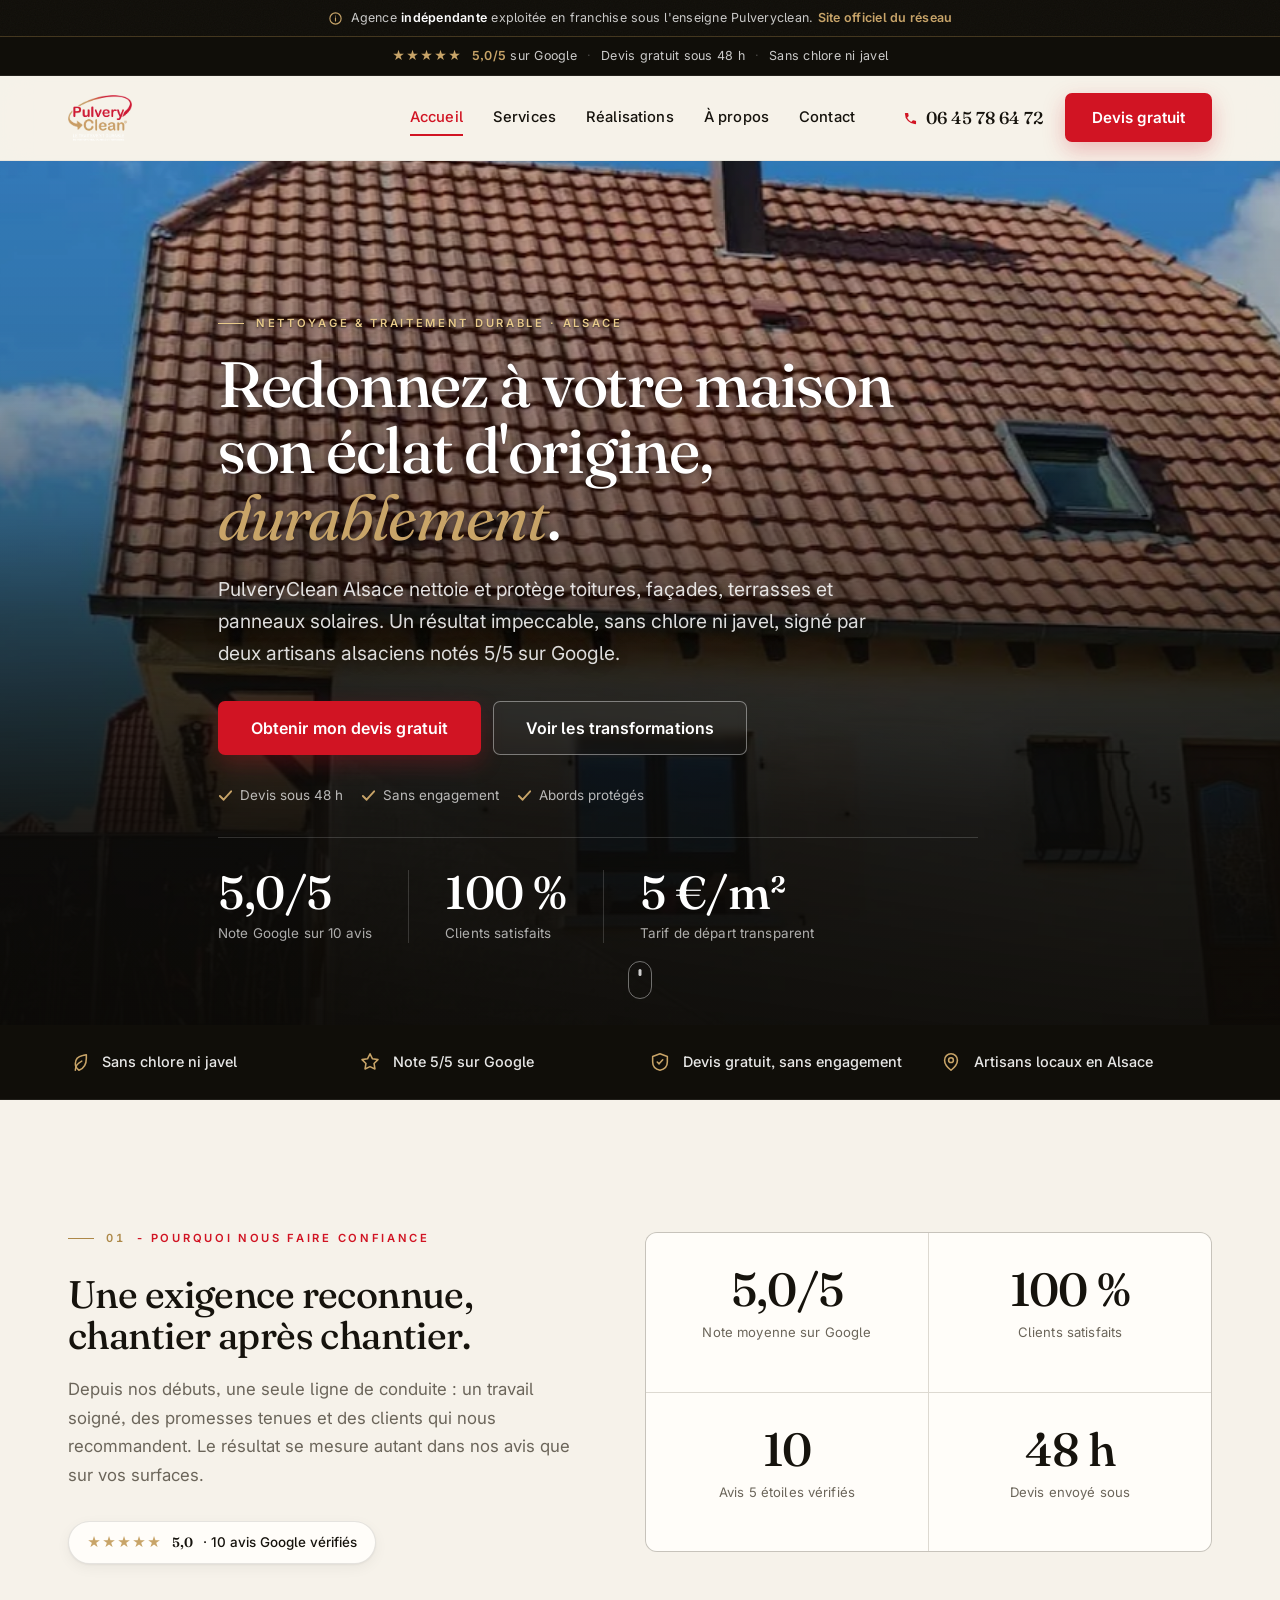
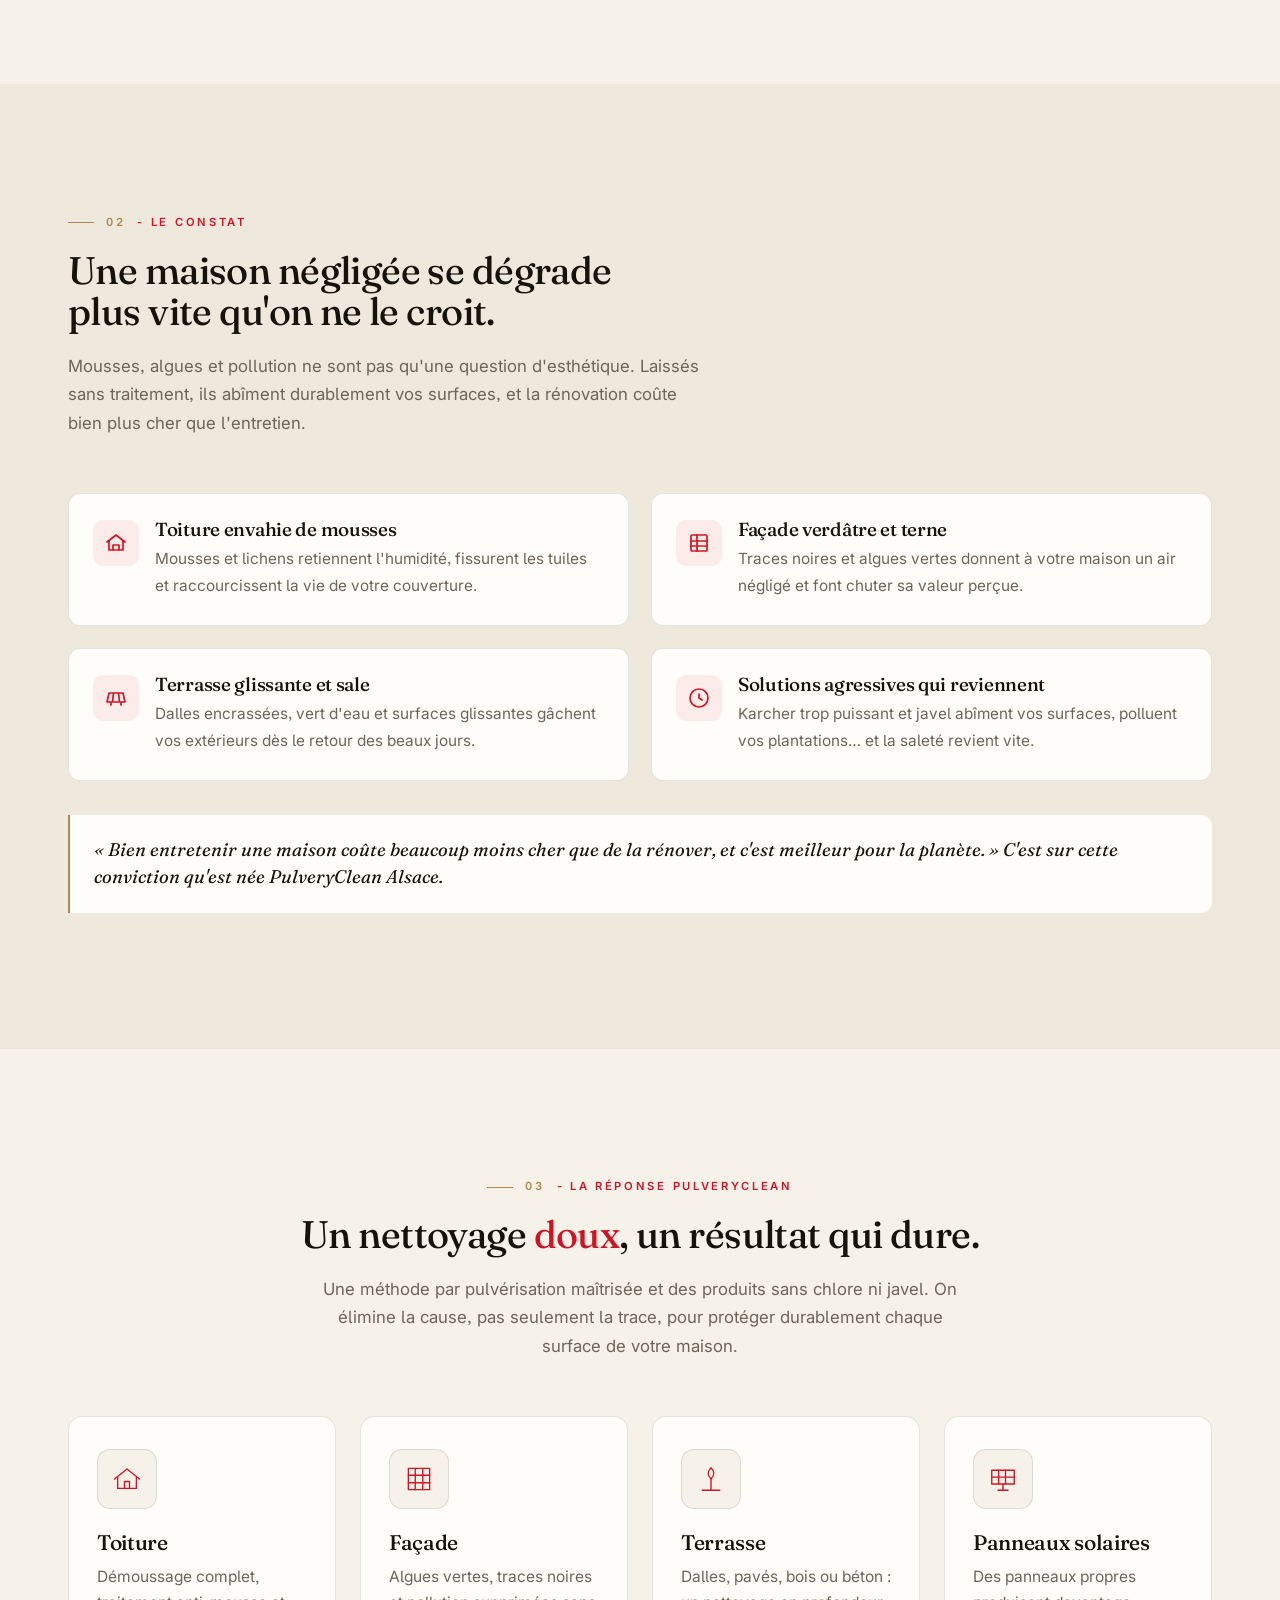
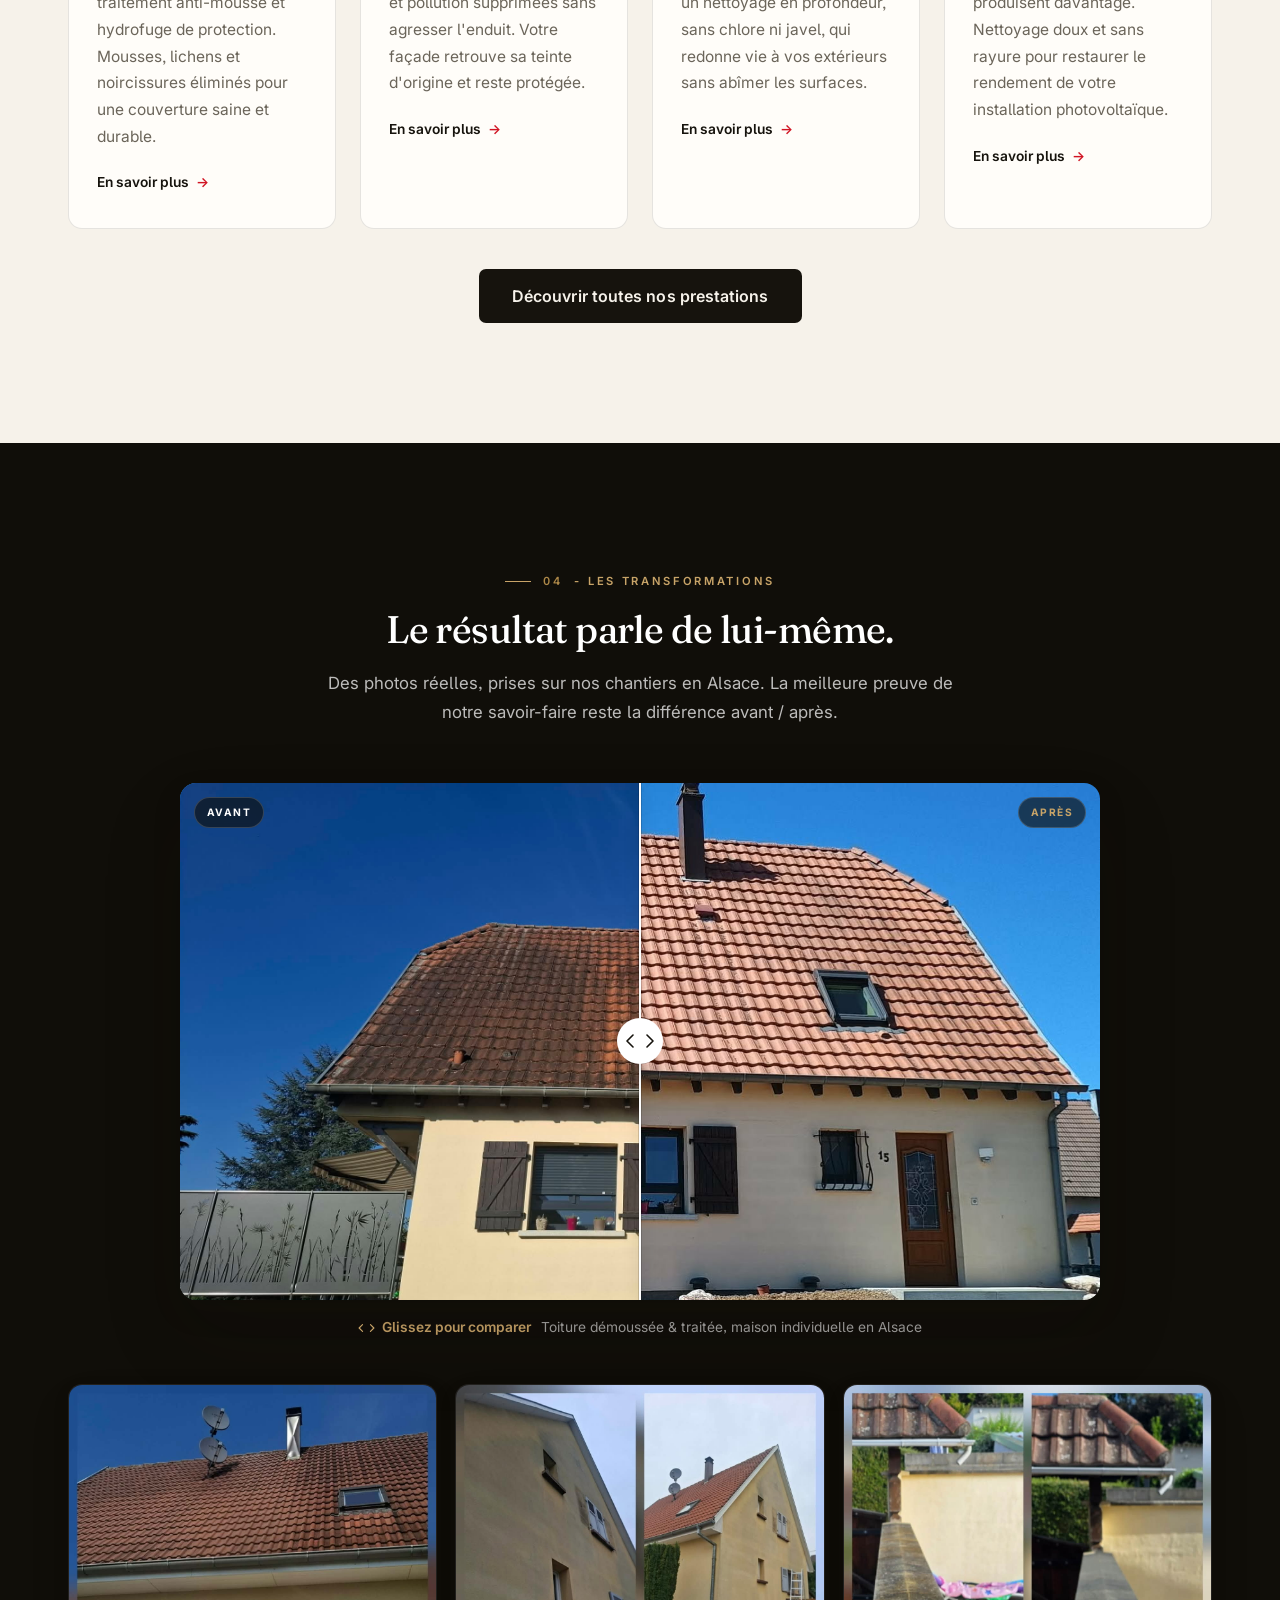
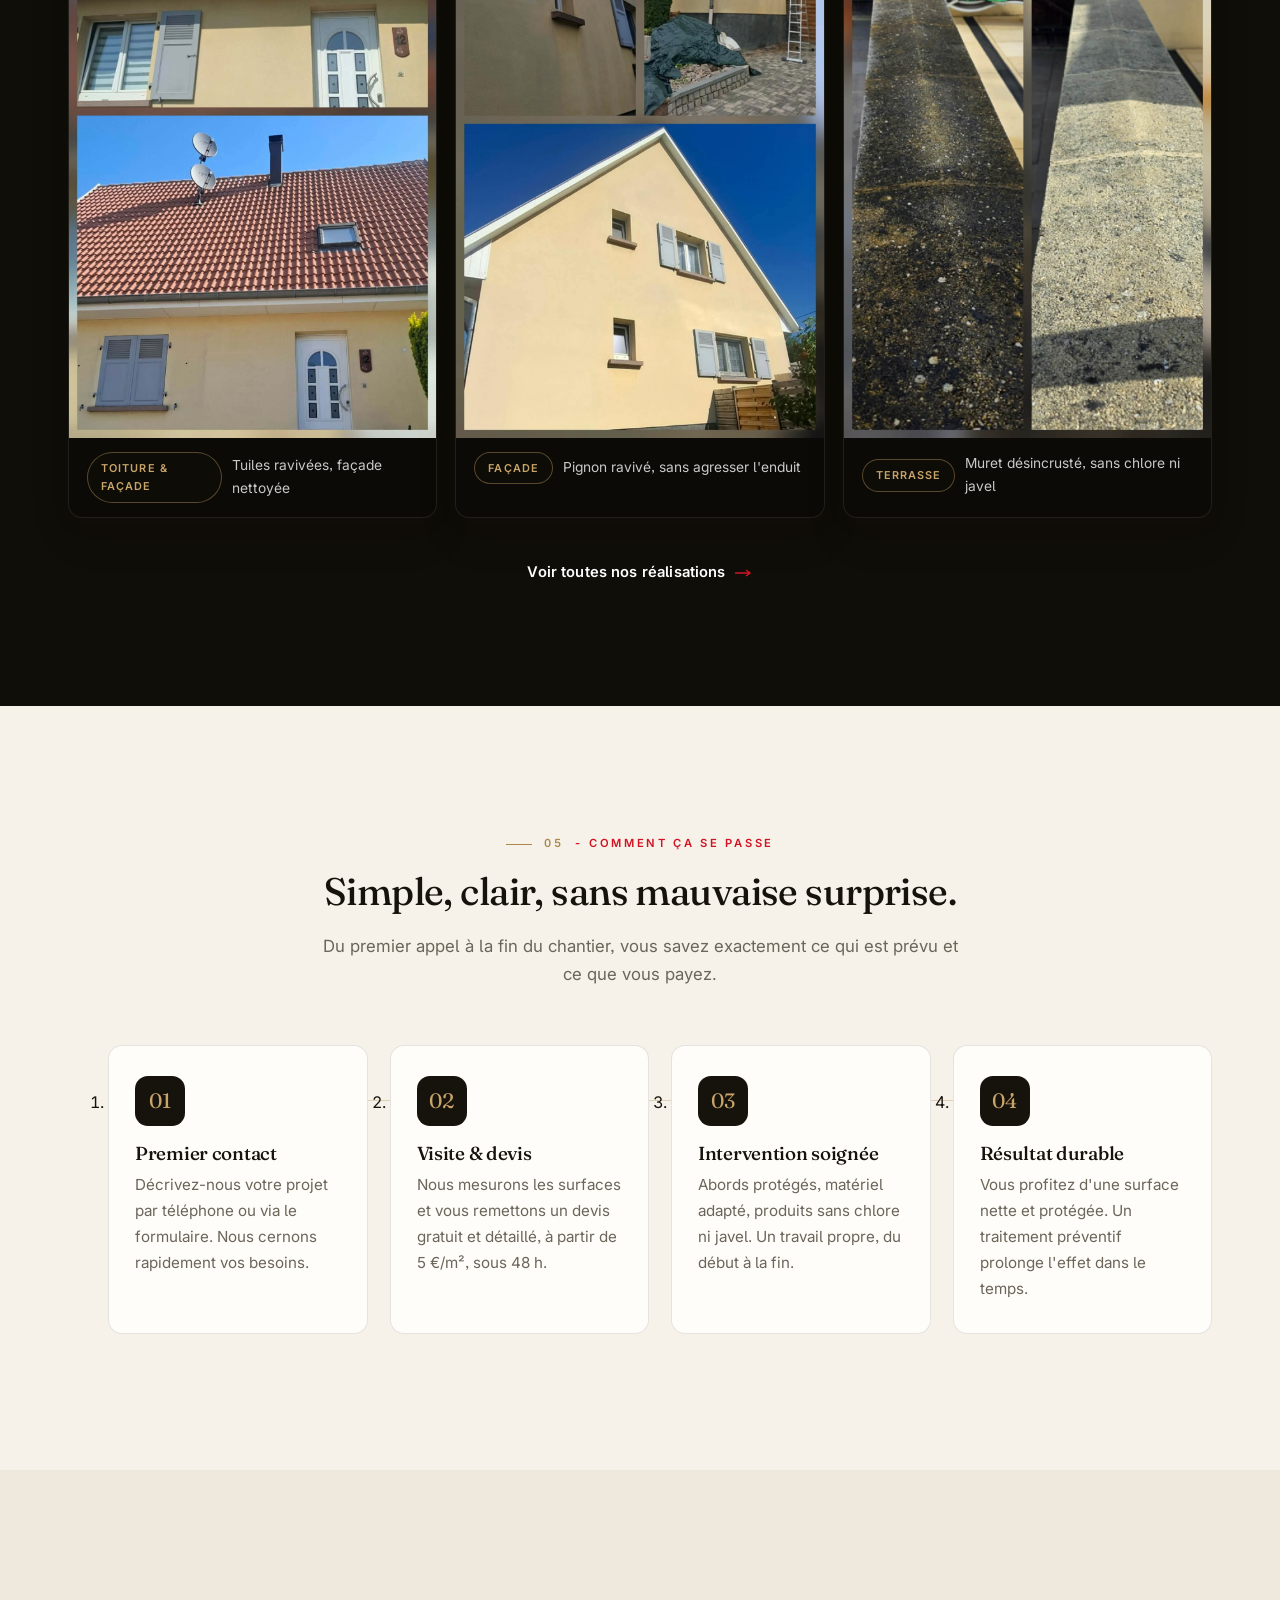
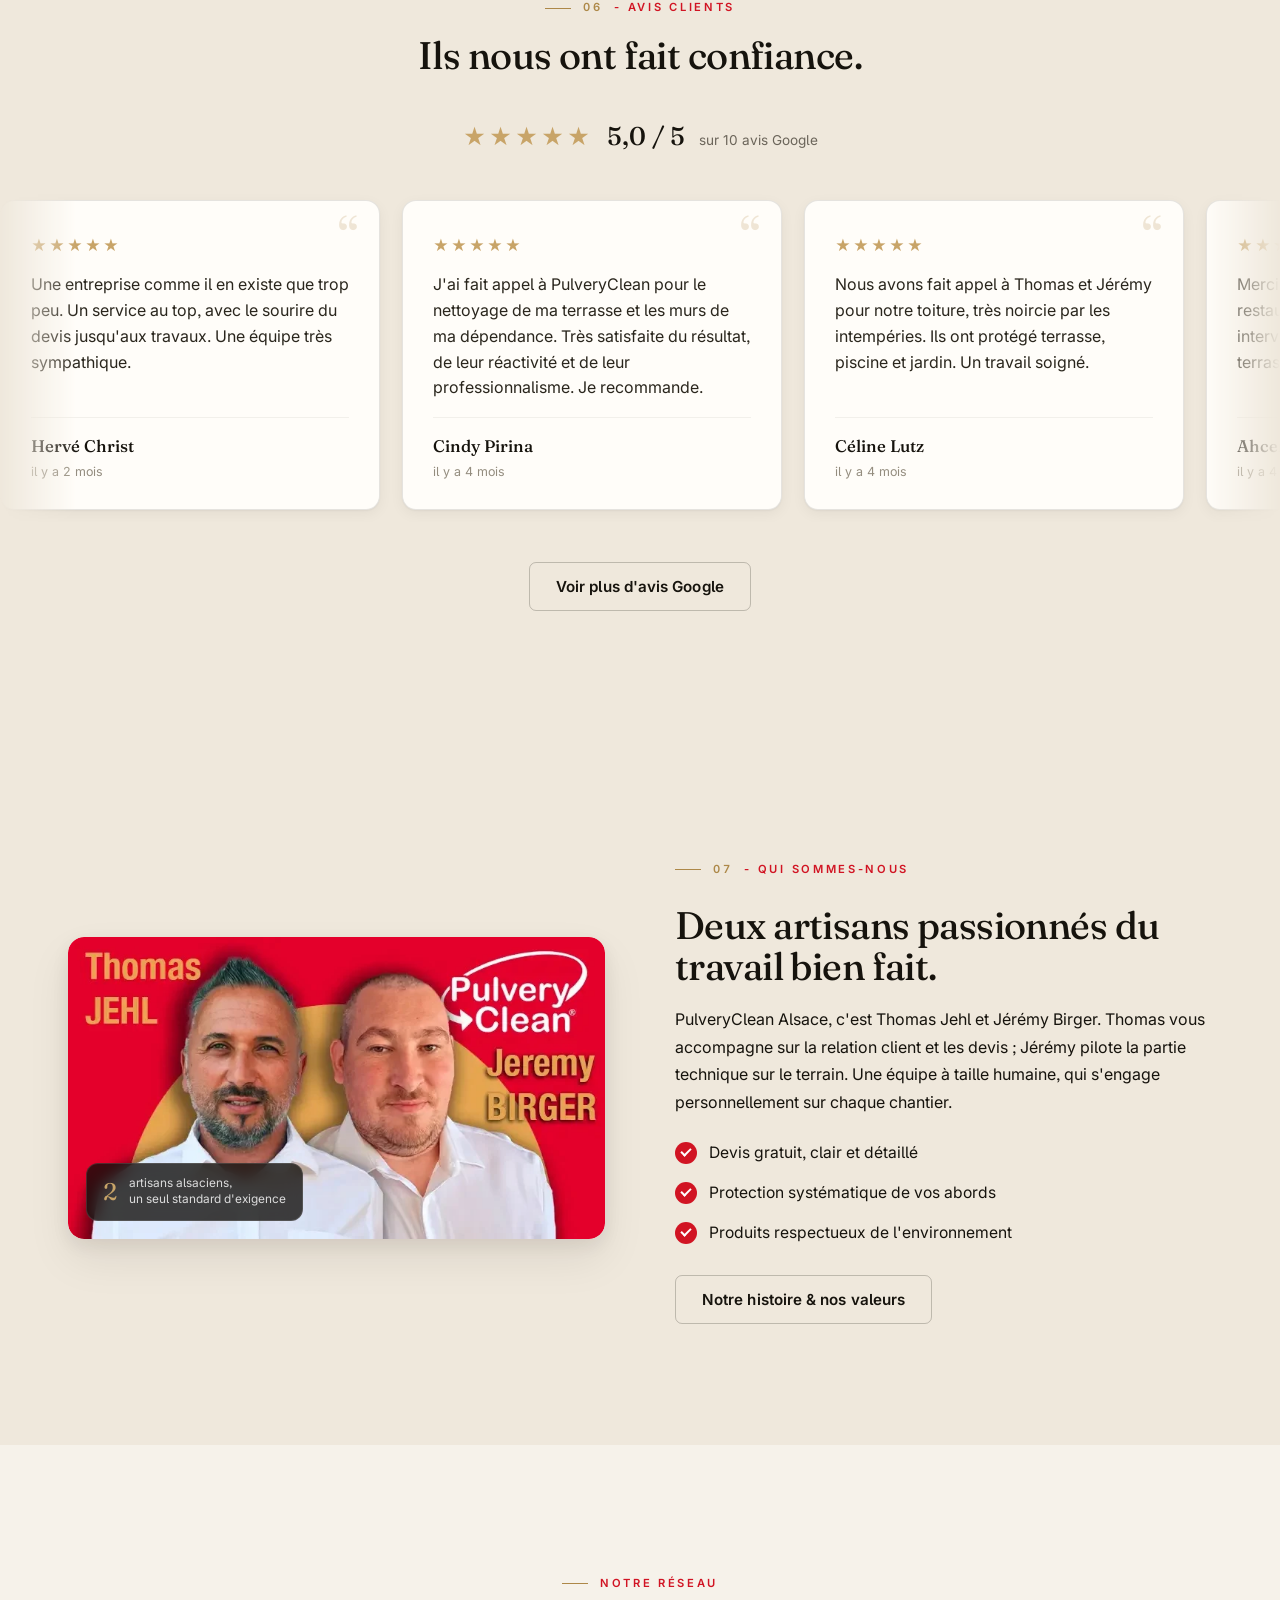
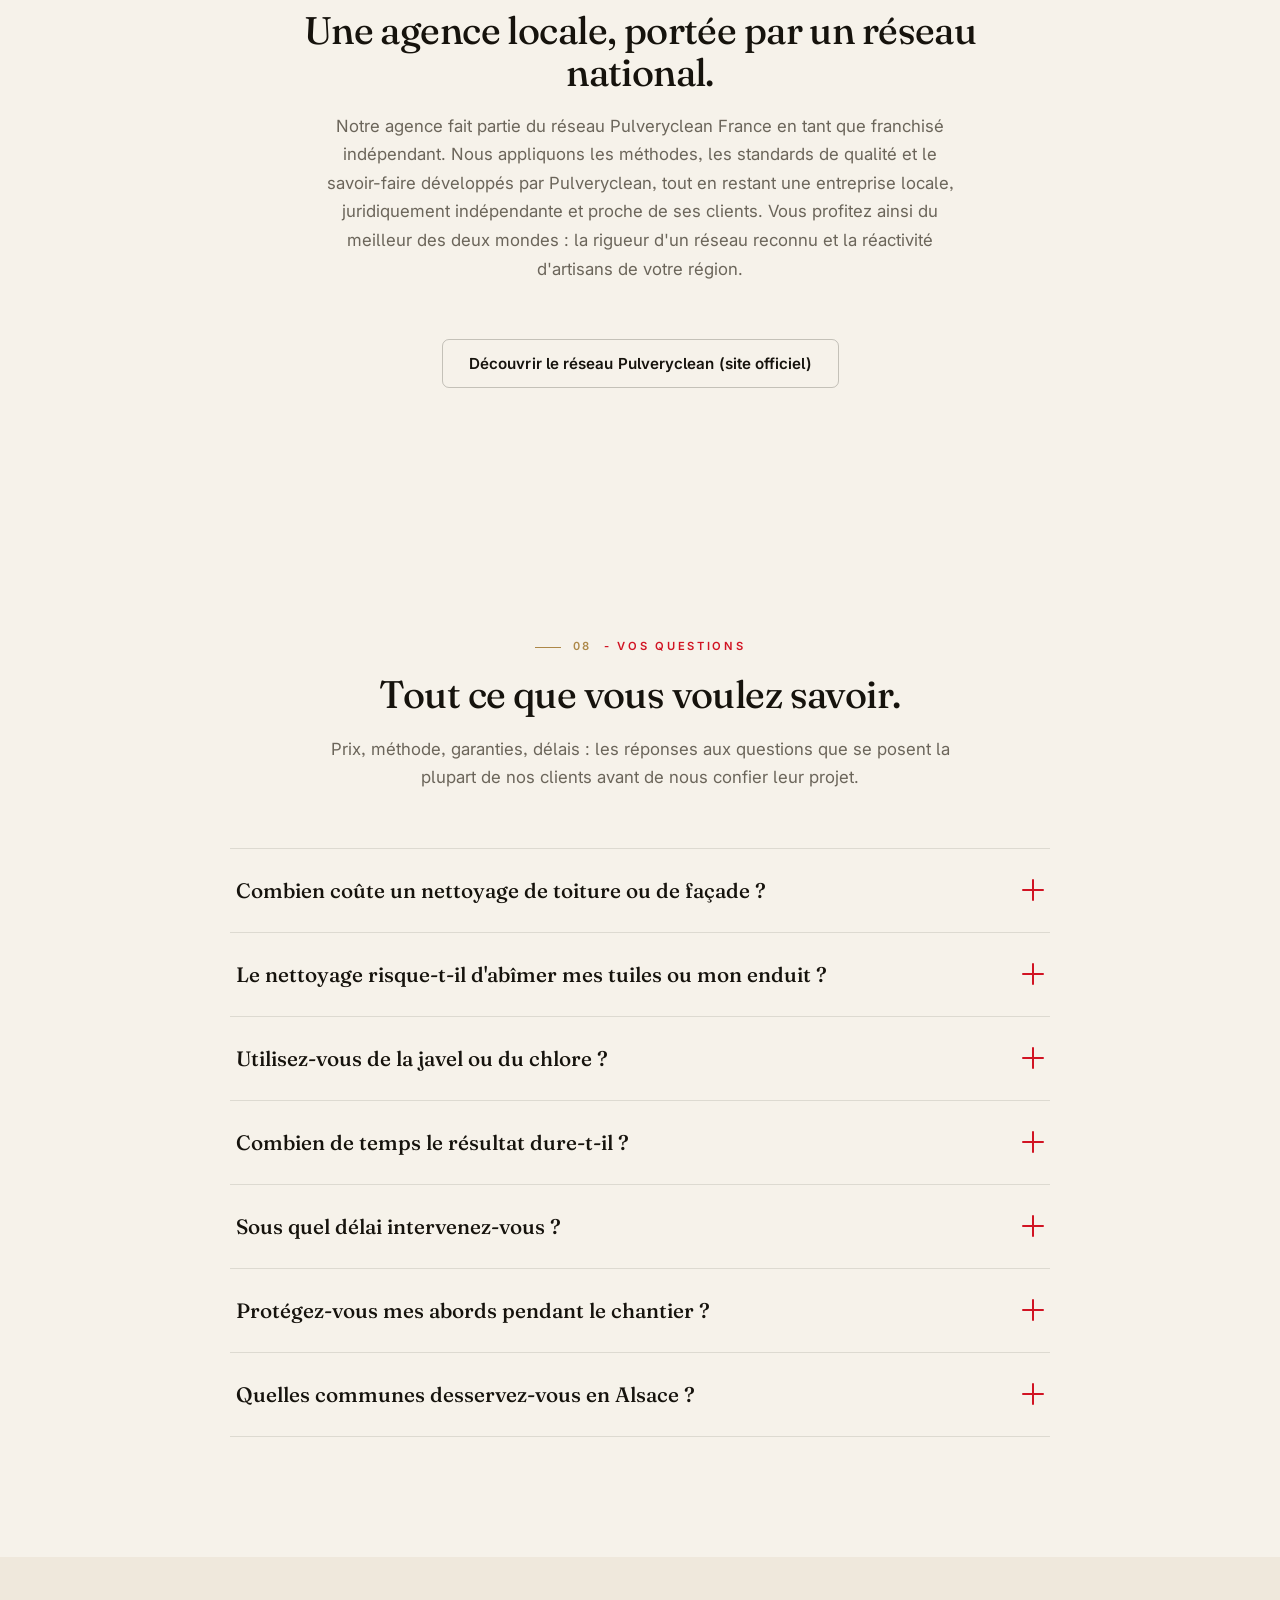
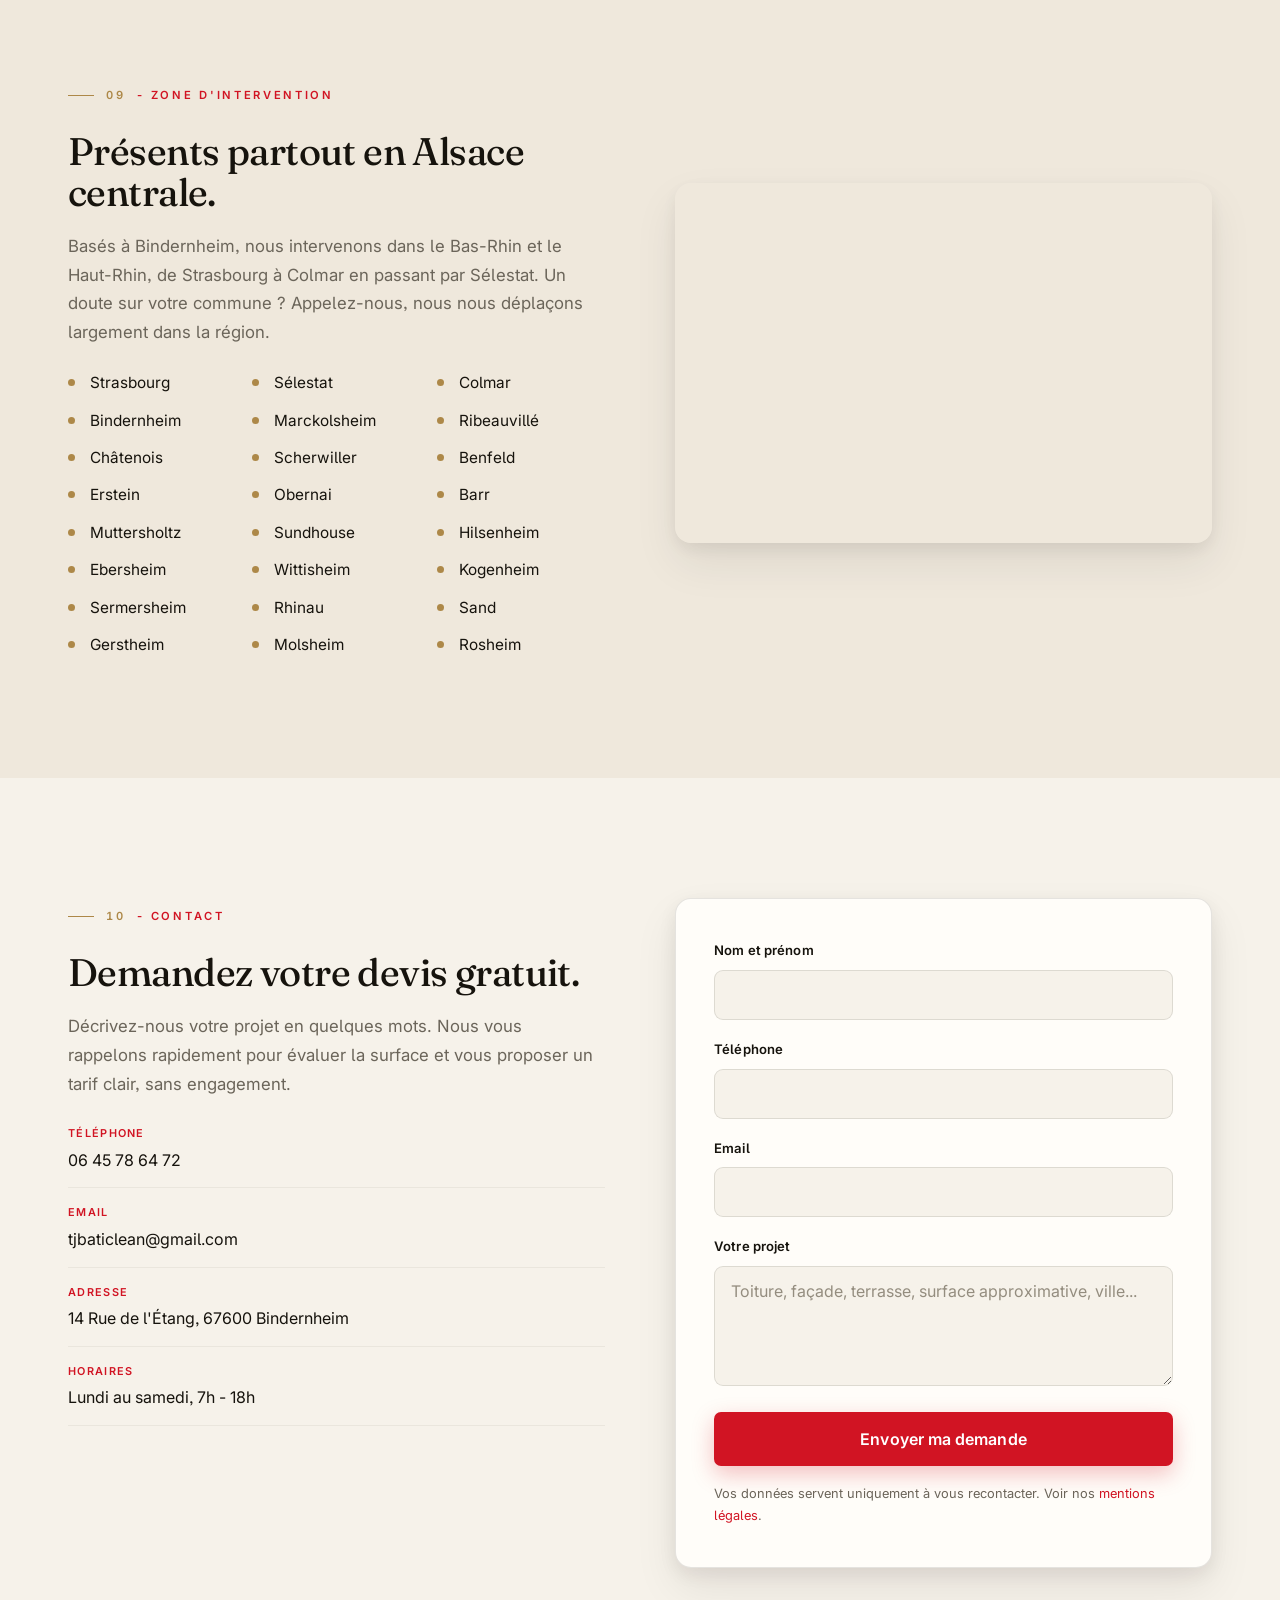
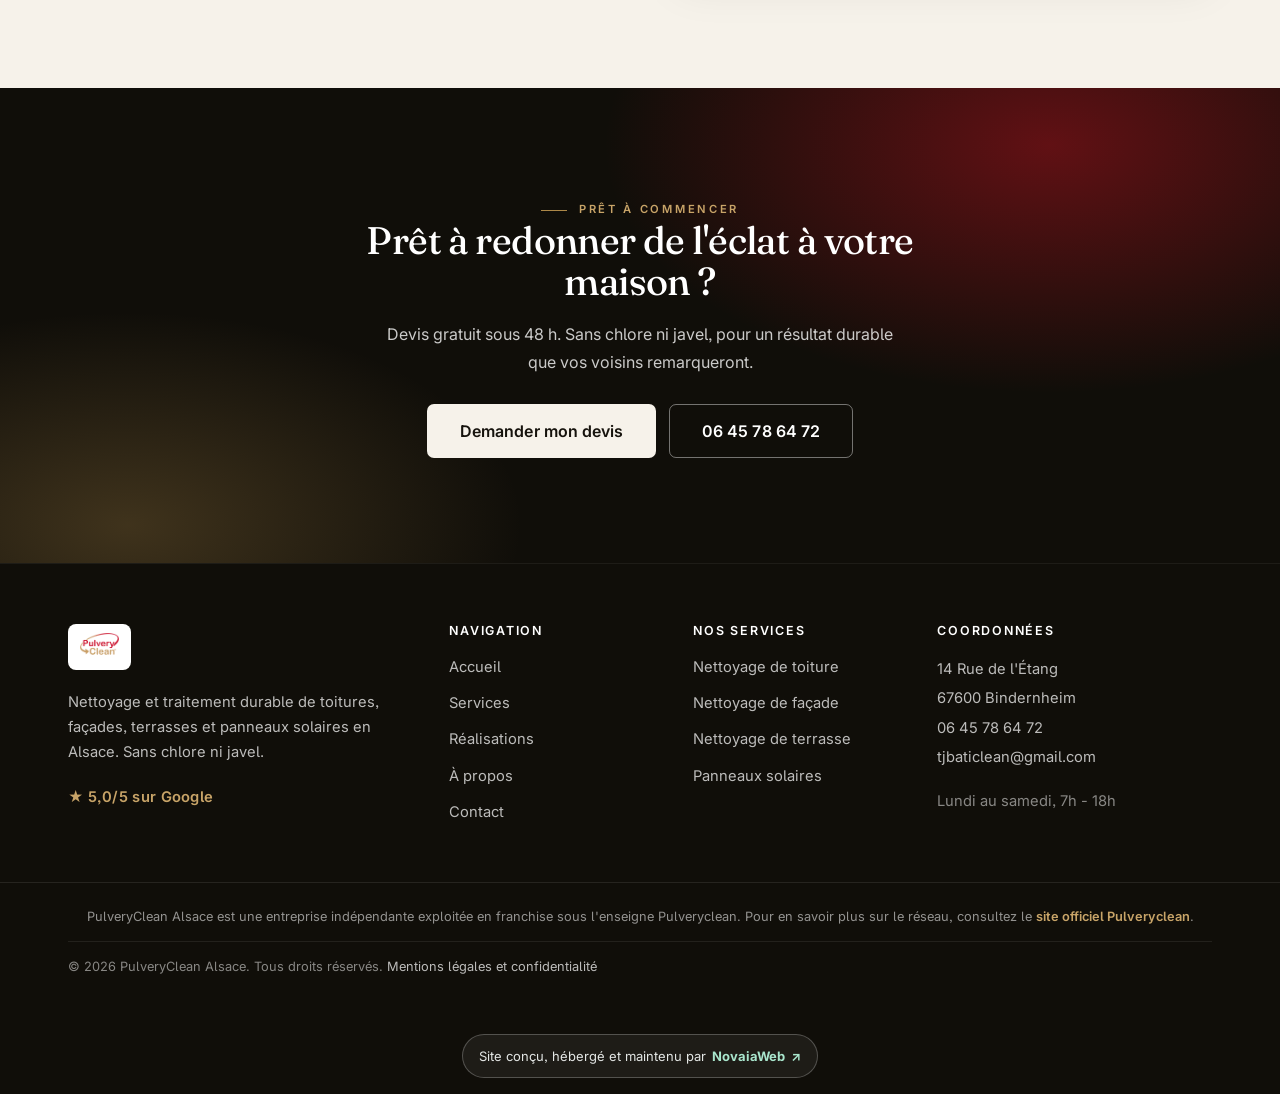
<file: index.html>
<!DOCTYPE html>
<html lang="fr">
<head>
<meta charset="utf-8">
<meta name="viewport" content="width=device-width, initial-scale=1">
<script>
document.documentElement.classList.add('js');
/* Filet de sécurité : si script.js ne se charge pas, on révèle quand même
   tout le contenu après le chargement pour éviter des sections vides. */
window.addEventListener('load', function () {
  setTimeout(function () {
    if (!window.__pcReady) {
      var els = document.querySelectorAll('.reveal');
      for (var i = 0; i < els.length; i++) { els[i].classList.add('is-visible'); }
    }
  }, 1800);
});
</script>

<title>Nettoyage de toiture et façade en Alsace | PulveryClean Alsace</title>
<meta name="description" content="PulveryClean Alsace redonne éclat et longévité à vos toitures, façades, terrasses et panneaux solaires. Sans chlore ni javel, résultat durable, note 5/5 Google. Devis gratuit sous 48 h au 06 45 78 64 72.">
<link rel="canonical" href="https://pulveryclean-alsace.fr/">
<meta name="robots" content="index, follow">
<meta name="author" content="PulveryClean Alsace">
<meta name="theme-color" content="#16130d">
<link rel="alternate" hreflang="fr" href="https://pulveryclean-alsace.fr/">

<meta property="og:type" content="website">
<meta property="og:locale" content="fr_FR">
<meta property="og:site_name" content="PulveryClean Alsace">
<meta property="og:title" content="Nettoyage de toiture et façade en Alsace | PulveryClean Alsace">
<meta property="og:description" content="Nettoyage durable de toitures, façades, terrasses et panneaux solaires en Alsace. Sans chlore ni javel. Devis gratuit.">
<meta property="og:url" content="https://pulveryclean-alsace.fr/">
<meta property="og:image" content="https://pulveryclean-alsace.fr/images/9.webp">
<meta name="twitter:card" content="summary_large_image">
<meta name="twitter:title" content="Nettoyage de toiture et façade en Alsace | PulveryClean Alsace">
<meta name="twitter:description" content="Nettoyage durable de toitures, façades, terrasses et panneaux solaires en Alsace. Sans chlore ni javel.">
<meta name="twitter:image" content="https://pulveryclean-alsace.fr/images/9.webp">

<link rel="icon" type="image/svg+xml" href="favicon.svg">
<link rel="alternate icon" href="images/logo.webp">
<link rel="apple-touch-icon" href="images/logo.webp">

<link rel="preconnect" href="https://fonts.googleapis.com">
<link rel="preconnect" href="https://fonts.gstatic.com" crossorigin>
<link href="https://fonts.googleapis.com/css2?family=Fraunces:ital,opsz,wght@0,9..144,400;0,9..144,500;0,9..144,600;1,9..144,400&family=Inter:wght@400;500;600;700&display=swap" rel="stylesheet">

<link rel="preload" as="image" href="images/9.webp" fetchpriority="high">
<link rel="stylesheet" href="css/style-mobile.css">
<link rel="stylesheet" href="css/style-desktop.css" media="(min-width: 1024px)">

<script type="application/ld+json">
{
  "@context": "https://schema.org",
  "@type": "HomeAndConstructionBusiness",
  "@id": "https://pulveryclean-alsace.fr/#business",
  "name": "PulveryClean Alsace",
  "image": "https://pulveryclean-alsace.fr/images/9.webp",
  "logo": "https://pulveryclean-alsace.fr/images/logo.webp",
  "url": "https://pulveryclean-alsace.fr/",
  "telephone": "+33645786472",
  "email": "tjbaticlean@gmail.com",
  "priceRange": "À partir de 5€/m²",
  "description": "Nettoyage et traitement durable de toitures, façades, terrasses et panneaux solaires en Alsace, sans chlore ni javel.",
  "address": {
    "@type": "PostalAddress",
    "streetAddress": "14 Rue de l'Étang",
    "addressLocality": "Bindernheim",
    "postalCode": "67600",
    "addressRegion": "Grand Est",
    "addressCountry": "FR"
  },
  "geo": { "@type": "GeoCoordinates", "latitude": 48.2089, "longitude": 7.5472 },
  "areaServed": [
    { "@type": "City", "name": "Strasbourg" },
    { "@type": "City", "name": "Sélestat" },
    { "@type": "City", "name": "Colmar" },
    { "@type": "City", "name": "Bindernheim" },
    { "@type": "City", "name": "Marckolsheim" },
    { "@type": "City", "name": "Ribeauvillé" },
    { "@type": "City", "name": "Benfeld" },
    { "@type": "City", "name": "Erstein" },
    { "@type": "City", "name": "Obernai" },
    { "@type": "City", "name": "Barr" },
    { "@type": "City", "name": "Sundhouse" },
    { "@type": "City", "name": "Rhinau" }
  ],
  "openingHoursSpecification": [
    { "@type": "OpeningHoursSpecification", "dayOfWeek": ["Monday", "Tuesday", "Wednesday", "Thursday", "Friday", "Saturday"], "opens": "07:00", "closes": "18:00" }
  ],
  "aggregateRating": { "@type": "AggregateRating", "ratingValue": "5.0", "reviewCount": "10", "bestRating": "5", "worstRating": "1" },
  "review": [
    { "@type": "Review", "author": { "@type": "Person", "name": "Hervé Christ" }, "datePublished": "2026-04-01", "reviewRating": { "@type": "Rating", "ratingValue": "5", "bestRating": "5" }, "reviewBody": "Une entreprise comme il en existe que trop peu. Un service au top, avec le sourire du devis jusqu'aux travaux. Une équipe très sympathique." },
    { "@type": "Review", "author": { "@type": "Person", "name": "Cindy Pirina" }, "datePublished": "2026-02-01", "reviewRating": { "@type": "Rating", "ratingValue": "5", "bestRating": "5" }, "reviewBody": "J'ai fait appel à PulveryClean Alsace pour le nettoyage de ma terrasse et les murs de ma dépendance. Très satisfaite du résultat, de leur réactivité et de leur professionnalisme. Je recommande fortement." },
    { "@type": "Review", "author": { "@type": "Person", "name": "Céline Lutz" }, "datePublished": "2025-08-01", "reviewRating": { "@type": "Rating", "ratingValue": "5", "bestRating": "5" }, "reviewBody": "Nous avons fait appel à Thomas et Jérémy pour le nettoyage de notre toiture très noircie par les intempéries. Ils ont protégé terrasse, piscine et jardin. Un travail soigné." }
  ]
}
</script>
<script type="application/ld+json">
{
  "@context": "https://schema.org",
  "@type": "WebSite",
  "name": "PulveryClean Alsace",
  "url": "https://pulveryclean-alsace.fr/",
  "inLanguage": "fr-FR"
}
</script>
<script type="application/ld+json">
{
  "@context": "https://schema.org",
  "@type": "FAQPage",
  "mainEntity": [
    { "@type": "Question", "name": "Combien coûte un nettoyage de toiture ou de façade ?", "acceptedAnswer": { "@type": "Answer", "text": "Nos prestations démarrent à 5 €/m². Le tarif final dépend de la surface, de l'état d'encrassement et du traitement choisi. Nous établissons un devis gratuit, clair et détaillé, sans engagement." } },
    { "@type": "Question", "name": "Le nettoyage risque-t-il d'abîmer mes tuiles ou mon enduit ?", "acceptedAnswer": { "@type": "Answer", "text": "Non. Nous adaptons la pression et la méthode à chaque support. Contrairement au nettoyage haute pression agressif, notre approche par pulvérisation préserve les tuiles, l'enduit et l'étanchéité de votre couverture." } },
    { "@type": "Question", "name": "Utilisez-vous de la javel ou du chlore ?", "acceptedAnswer": { "@type": "Answer", "text": "Jamais. Nous travaillons exclusivement sans chlore ni javel. Nos produits préservent vos joints, vos plantations, le mobilier et la nappe phréatique, pour un résultat sain et durable." } },
    { "@type": "Question", "name": "Combien de temps le résultat dure-t-il ?", "acceptedAnswer": { "@type": "Answer", "text": "Après le nettoyage, nous pouvons appliquer un traitement anti-mousse préventif ou un hydrofuge de protection qui ralentit fortement le retour des mousses et des salissures. Vous espacez ainsi les interventions sur plusieurs années." } },
    { "@type": "Question", "name": "Sous quel délai intervenez-vous ?", "acceptedAnswer": { "@type": "Answer", "text": "Nous vous transmettons votre devis sous 48 h après votre demande. La date d'intervention est ensuite planifiée rapidement, en tenant compte de la météo pour garantir un résultat optimal." } },
    { "@type": "Question", "name": "Protégez-vous mes abords pendant le chantier ?", "acceptedAnswer": { "@type": "Answer", "text": "Oui, systématiquement. Nous protégeons terrasse, piscine, mobilier et végétaux avant toute intervention, et nous laissons le chantier propre en partant." } },
    { "@type": "Question", "name": "Quelles communes desservez-vous en Alsace ?", "acceptedAnswer": { "@type": "Answer", "text": "Basés à Bindernheim, nous intervenons dans tout le Bas-Rhin et le Haut-Rhin : Strasbourg, Sélestat, Colmar, Ribeauvillé, Marckolsheim, Benfeld, Erstein, Obernai, Barr et leurs environs. En cas de doute sur votre commune, appelez-nous." } }
  ]
}
</script>
  <link rel="stylesheet" href="/novaiaweb-credit.css">
</head>
<body>

<a class="skip-link" href="#contenu">Aller au contenu principal</a>
<div class="scroll-progress" aria-hidden="true"></div>

<!-- Mention de conformite : agence franchisee independante du reseau Pulveryclean (bandeau tout en haut) -->
<div class="franchise-bar" role="complementary" aria-label="Statut de l'agence">
  <div class="container franchise-bar-inner">
    <svg viewBox="0 0 24 24" fill="none" stroke="currentColor" stroke-width="1.8" stroke-linecap="round" stroke-linejoin="round" aria-hidden="true"><circle cx="12" cy="12" r="9"/><path d="M12 11v5"/><path d="M12 8h.01"/></svg>
    <span>Agence <strong>indépendante</strong> exploitée en franchise sous l'enseigne Pulveryclean. <a href="https://pulveryclean.fr" target="_blank" rel="noopener">Site officiel du réseau</a></span>
  </div>
</div>

<!-- TOPBAR -->
<div class="topbar" role="complementary" aria-label="Informations clés">
  <div class="container topbar-inner">
    <span class="topbar-stars" aria-hidden="true">★★★★★</span>
    <span><strong class="gold">5,0/5</strong> sur Google</span>
    <span class="topbar-sep hide-sm" aria-hidden="true">·</span>
    <span class="hide-sm">Devis gratuit sous 48&nbsp;h</span>
    <span class="topbar-sep" aria-hidden="true">·</span>
    <span>Sans chlore ni javel</span>
  </div>
</div>

<!-- HEADER -->
<header class="site-header" id="siteHeader">
  <div class="container header-inner">
    <a href="/" class="brand" aria-label="PulveryClean Alsace, retour à l'accueil">
      <img src="images/logo.webp" alt="Logo PulveryClean Alsace, nettoyage de façade et toiture en Alsace" width="156" height="50" class="brand-logo">
    </a>

    <input type="checkbox" id="navToggle" class="nav-toggle" hidden>
    <nav class="main-nav" id="mainNav" aria-label="Navigation principale">
      <ul class="nav-list">
        <li><a href="/" class="nav-link is-active" aria-current="page">Accueil</a></li>
        <li><a href="/services" class="nav-link">Services</a></li>
        <li><a href="/realisations" class="nav-link">Réalisations</a></li>
        <li><a href="/a-propos" class="nav-link">À propos</a></li>
        <li><a href="/contact" class="nav-link">Contact</a></li>
      </ul>
      <div class="nav-actions">
        <a href="tel:+33645786472" class="nav-phone">06 45 78 64 72</a>
        <a href="/contact" class="btn btn-primary nav-cta">Devis gratuit</a>
      </div>
    </nav>
    <label for="navToggle" class="burger" id="burger" role="button" tabindex="0" aria-label="Ouvrir le menu" aria-controls="mainNav" aria-expanded="false">
      <span></span><span></span><span></span>
    </label>
  </div>
</header>

<main id="contenu">

  <!-- ============ HERO ============ -->
  <section class="hero" aria-label="Présentation">
    <div class="hero-media">
      <img src="images/9.webp" alt="Maison alsacienne à la toiture et à la façade nettoyées par PulveryClean Alsace" width="1366" height="607" fetchpriority="high">
    </div>
    <div class="hero-overlay"></div>
    <div class="container hero-content">
      <p class="hero-eyebrow">Nettoyage &amp; traitement durable · Alsace</p>
      <h1 class="hero-title">
        <span class="line">Redonnez à votre maison</span>
        <span class="line">son éclat d'origine, <em>durablement</em>.</span>
      </h1>
      <p class="hero-lead">PulveryClean Alsace nettoie et protège toitures, façades, terrasses et panneaux solaires. Un résultat impeccable, sans chlore ni javel, signé par deux artisans alsaciens notés 5/5 sur Google.</p>
      <div class="hero-cta">
        <a href="/contact" class="btn btn-primary btn-lg" data-magnetic>Obtenir mon devis gratuit</a>
        <a href="#transformations" class="btn btn-ghost btn-lg">Voir les transformations</a>
      </div>
      <ul class="hero-assur">
        <li>Devis sous 48&nbsp;h</li>
        <li>Sans engagement</li>
        <li>Abords protégés</li>
      </ul>
      <ul class="hero-stats">
        <li><strong>5,0/5</strong><span>Note Google sur 10 avis</span></li>
        <li><strong>100&nbsp;%</strong><span>Clients satisfaits</span></li>
        <li><strong>5&nbsp;€/m²</strong><span>Tarif de départ transparent</span></li>
      </ul>
    </div>
    <span class="hero-scroll" aria-hidden="true"></span>
  </section>

  <!-- ============ BANDEAU CONFIANCE ============ -->
  <section class="trust-bar" aria-label="Nos engagements">
    <div class="container trust-grid">
      <div class="trust-item reveal">
        <span class="trust-icon" aria-hidden="true"><svg viewBox="0 0 24 24" stroke-width="1.7" stroke-linecap="round" stroke-linejoin="round"><path d="M12 21c6-2 8-7 8-13V4l-4 1c-5 1-8 4-8 9 0 3 1 5 4 7Z"/><path d="M8 21c0-5 3-8 7-10"/></svg></span>
        <p>Sans chlore ni javel</p>
      </div>
      <div class="trust-item reveal d1">
        <span class="trust-icon" aria-hidden="true"><svg viewBox="0 0 24 24" stroke-width="1.7" stroke-linecap="round" stroke-linejoin="round"><path d="m12 3 2.7 5.5 6 .9-4.3 4.2 1 6L12 17l-5.4 2.6 1-6L3.3 9.4l6-.9Z"/></svg></span>
        <p>Note 5/5 sur Google</p>
      </div>
      <div class="trust-item reveal d2">
        <span class="trust-icon" aria-hidden="true"><svg viewBox="0 0 24 24" stroke-width="1.7" stroke-linecap="round" stroke-linejoin="round"><path d="M12 3 4 6v6c0 5 3.4 8 8 9 4.6-1 8-4 8-9V6Z"/><path d="m9 12 2 2 4-4.5"/></svg></span>
        <p>Devis gratuit, sans engagement</p>
      </div>
      <div class="trust-item reveal d3">
        <span class="trust-icon" aria-hidden="true"><svg viewBox="0 0 24 24" stroke-width="1.7" stroke-linecap="round" stroke-linejoin="round"><path d="M12 21s7-5.6 7-11a7 7 0 1 0-14 0c0 5.4 7 11 7 11Z"/><circle cx="12" cy="10" r="2.6"/></svg></span>
        <p>Artisans locaux en Alsace</p>
      </div>
    </div>
  </section>

  <!-- ============ AUTORITÉ / CHIFFRES ============ -->
  <section class="section authority" id="autorite" aria-labelledby="authority-title">
    <div class="container split">
      <div class="split-content reveal">
        <p class="eyebrow"><span class="idx">01</span> - Pourquoi nous faire confiance</p>
        <h2 class="section-title" id="authority-title">Une exigence reconnue, chantier après chantier.</h2>
        <p class="section-sub">Depuis nos débuts, une seule ligne de conduite : un travail soigné, des promesses tenues et des clients qui nous recommandent. Le résultat se mesure autant dans nos avis que sur vos surfaces.</p>
        <div class="about-sign">
          <a href="https://www.google.com/maps?cid=3999566450253373488" class="google-badge" target="_blank" rel="noopener"><span class="g-stars" aria-hidden="true">★★★★★</span> <strong>5,0</strong> · 10 avis Google vérifiés</a>
        </div>
      </div>
      <div class="split-media reveal d1">
        <div class="stats-grid">
          <div class="stat">
            <span class="stat-num" data-count="5" data-decimals="1" data-suffix="/5">5,0/5</span>
            <p class="stat-label">Note moyenne sur Google</p>
          </div>
          <div class="stat">
            <span class="stat-num" data-count="100" data-suffix="&nbsp;%">100&nbsp;%</span>
            <p class="stat-label">Clients satisfaits</p>
          </div>
          <div class="stat">
            <span class="stat-num" data-count="10">10</span>
            <p class="stat-label">Avis 5&nbsp;étoiles vérifiés</p>
          </div>
          <div class="stat">
            <span class="stat-num" data-count="48" data-suffix="&nbsp;h">48&nbsp;h</span>
            <p class="stat-label">Devis envoyé sous</p>
          </div>
        </div>
      </div>
    </div>
  </section>

  <!-- ============ PROBLÈMES ============ -->
  <section class="section problems" id="problemes" aria-labelledby="problems-title">
    <div class="container">
      <header class="section-head reveal">
        <p class="eyebrow"><span class="idx">02</span> - Le constat</p>
        <h2 class="section-title" id="problems-title">Une maison négligée se dégrade<br>plus vite qu'on ne le croit.</h2>
        <p class="section-sub">Mousses, algues et pollution ne sont pas qu'une question d'esthétique. Laissés sans traitement, ils abîment durablement vos surfaces, et la rénovation coûte bien plus cher que l'entretien.</p>
      </header>

      <div class="problem-grid">
        <article class="problem-card reveal">
          <span class="problem-ico" aria-hidden="true"><svg viewBox="0 0 24 24" stroke-width="1.7" stroke-linecap="round" stroke-linejoin="round"><path d="M3 11 12 4l9 7"/><path d="M5 10v9h14v-9"/><path d="M9 19v-5h6v5"/></svg></span>
          <div>
            <h3>Toiture envahie de mousses</h3>
            <p>Mousses et lichens retiennent l'humidité, fissurent les tuiles et raccourcissent la vie de votre couverture.</p>
          </div>
        </article>
        <article class="problem-card reveal d1">
          <span class="problem-ico" aria-hidden="true"><svg viewBox="0 0 24 24" stroke-width="1.7" stroke-linecap="round" stroke-linejoin="round"><rect x="4" y="4" width="16" height="16" rx="1"/><path d="M4 10h16M4 15h16M10 4v16"/></svg></span>
          <div>
            <h3>Façade verdâtre et terne</h3>
            <p>Traces noires et algues vertes donnent à votre maison un air négligé et font chuter sa valeur perçue.</p>
          </div>
        </article>
        <article class="problem-card reveal d2">
          <span class="problem-ico" aria-hidden="true"><svg viewBox="0 0 24 24" stroke-width="1.7" stroke-linecap="round" stroke-linejoin="round"><path d="M3 16h18M3 16l2-9h14l2 9M7 16v3M17 16v3M9.5 7l-1 9M14.5 7l1 9"/></svg></span>
          <div>
            <h3>Terrasse glissante et sale</h3>
            <p>Dalles encrassées, vert d'eau et surfaces glissantes gâchent vos extérieurs dès le retour des beaux jours.</p>
          </div>
        </article>
        <article class="problem-card reveal d3">
          <span class="problem-ico" aria-hidden="true"><svg viewBox="0 0 24 24" stroke-width="1.7" stroke-linecap="round" stroke-linejoin="round"><circle cx="12" cy="12" r="9"/><path d="M12 8v4l3 2"/></svg></span>
          <div>
            <h3>Solutions agressives qui reviennent</h3>
            <p>Karcher trop puissant et javel abîment vos surfaces, polluent vos plantations… et la saleté revient vite.</p>
          </div>
        </article>
      </div>

      <p class="problems-note reveal">« Bien entretenir une maison coûte beaucoup moins cher que de la rénover, et c'est meilleur pour la planète. » C'est sur cette conviction qu'est née PulveryClean Alsace.</p>
    </div>
  </section>

  <!-- ============ SOLUTION / SERVICES ============ -->
  <section class="section services" id="services" aria-labelledby="services-title">
    <div class="container">
      <header class="section-head center reveal">
        <p class="eyebrow"><span class="idx">03</span> - La réponse PulveryClean</p>
        <h2 class="section-title" id="services-title">Un nettoyage <span class="accent">doux</span>, un résultat qui dure.</h2>
        <p class="section-sub">Une méthode par pulvérisation maîtrisée et des produits sans chlore ni javel. On élimine la cause, pas seulement la trace, pour protéger durablement chaque surface de votre maison.</p>
      </header>

      <div class="cards-grid">
        <article class="card reveal">
          <span class="card-icon" aria-hidden="true">
            <svg viewBox="0 0 48 48" stroke-width="2.2" stroke-linecap="round" stroke-linejoin="round"><path d="M4 24 24 8l20 16"/><path d="M9 21v18h30V21"/><path d="M20 39V28h8v11"/></svg>
          </span>
          <h3>Toiture</h3>
          <p>Démoussage complet, traitement anti-mousse et hydrofuge de protection. Mousses, lichens et noircissures éliminés pour une couverture saine et durable.</p>
          <a href="/services#toiture" class="card-link">En savoir plus</a>
        </article>

        <article class="card reveal d1">
          <span class="card-icon" aria-hidden="true">
            <svg viewBox="0 0 48 48" stroke-width="2.2" stroke-linecap="round" stroke-linejoin="round"><rect x="7" y="7" width="34" height="34"/><path d="M7 18h34M7 30h34M18 7v34M30 7v34"/></svg>
          </span>
          <h3>Façade</h3>
          <p>Algues vertes, traces noires et pollution supprimées sans agresser l'enduit. Votre façade retrouve sa teinte d'origine et reste protégée.</p>
          <a href="/services#facade" class="card-link">En savoir plus</a>
        </article>

        <article class="card reveal d2">
          <span class="card-icon" aria-hidden="true">
            <svg viewBox="0 0 48 48" stroke-width="2.2" stroke-linecap="round" stroke-linejoin="round"><path d="M24 6c6 6 6 12 0 18-6-6-6-12 0-18Z"/><path d="M24 24v18M10 42h28"/></svg>
          </span>
          <h3>Terrasse</h3>
          <p>Dalles, pavés, bois ou béton : un nettoyage en profondeur, sans chlore ni javel, qui redonne vie à vos extérieurs sans abîmer les surfaces.</p>
          <a href="/services#terrasse" class="card-link">En savoir plus</a>
        </article>

        <article class="card reveal d3">
          <span class="card-icon" aria-hidden="true">
            <svg viewBox="0 0 48 48" stroke-width="2.2" stroke-linecap="round" stroke-linejoin="round"><rect x="6" y="10" width="36" height="22"/><path d="M6 21h36M17 10v22M28 10v22M24 32v10M16 42h16"/></svg>
          </span>
          <h3>Panneaux solaires</h3>
          <p>Des panneaux propres produisent davantage. Nettoyage doux et sans rayure pour restaurer le rendement de votre installation photovoltaïque.</p>
          <a href="/services#panneaux" class="card-link">En savoir plus</a>
        </article>
      </div>

      <div class="section-cta reveal" style="text-align:center;">
        <a href="/services" class="btn btn-dark btn-lg">Découvrir toutes nos prestations</a>
      </div>
    </div>
  </section>

  <!-- ============ RÉSULTATS / TRANSFORMATIONS ============ -->
  <section class="section results" id="transformations" aria-labelledby="results-title">
    <div class="container">
      <header class="section-head center reveal">
        <p class="eyebrow"><span class="idx">04</span> - Les transformations</p>
        <h2 class="section-title" id="results-title">Le résultat parle de lui-même.</h2>
        <p class="section-sub">Des photos réelles, prises sur nos chantiers en Alsace. La meilleure preuve de notre savoir-faire reste la différence avant / après.</p>
      </header>

      <!-- Comparateur interactif avant / après -->
      <div class="ba reveal">
        <div class="ba-slider" data-ba>
          <img class="ba-after" src="images/11.jpg" alt="Toiture en tuiles propre après démoussage par PulveryClean Alsace" width="2046" height="920" loading="lazy">
          <div class="ba-before-wrap">
            <img class="ba-before" src="images/10.jpg" alt="Toiture noircie par les mousses avant l'intervention de PulveryClean Alsace" width="2048" height="1152" loading="lazy">
          </div>
          <span class="ba-label ba-label-before">Avant</span>
          <span class="ba-label ba-label-after">Après</span>
          <span class="ba-handle" aria-hidden="true"></span>
          <input type="range" class="ba-range" min="0" max="100" value="50" step="0.1" aria-label="Glisser pour comparer l'avant et l'après du nettoyage de toiture">
        </div>
        <p class="ba-caption"><span class="ba-hint">Glissez pour comparer</span> Toiture démoussée &amp; traitée, maison individuelle en Alsace</p>
      </div>

      <!-- Preuves avant / après -->
      <div class="ba-proofs">
        <figure class="ba-proof reveal">
          <img src="images/16.jpeg" alt="Toiture et façade avant après nettoyage par PulveryClean Alsace" width="1152" height="2048" loading="lazy">
          <figcaption><span class="case-tag">Toiture &amp; façade</span> Tuiles ravivées, façade nettoyée</figcaption>
        </figure>
        <figure class="ba-proof reveal d1">
          <img src="images/18.jpeg" alt="Pignon de maison avant après ravalement par nettoyage sans javel" width="1152" height="2048" loading="lazy">
          <figcaption><span class="case-tag">Façade</span> Pignon ravivé, sans agresser l'enduit</figcaption>
        </figure>
        <figure class="ba-proof reveal d2">
          <img src="images/21.jpeg" alt="Muret de terrasse avant après nettoyage des algues sans chlore ni javel" width="1152" height="2048" loading="lazy">
          <figcaption><span class="case-tag">Terrasse</span> Muret désincrusté, sans chlore ni javel</figcaption>
        </figure>
      </div>

      <div class="section-cta reveal" style="text-align:center;">
        <a href="/realisations" class="arrow-link">Voir toutes nos réalisations</a>
      </div>
    </div>
  </section>

  <!-- ============ PROCESSUS ============ -->
  <section class="section process" id="processus" aria-labelledby="process-title">
    <div class="container">
      <header class="section-head center reveal">
        <p class="eyebrow"><span class="idx">05</span> - Comment ça se passe</p>
        <h2 class="section-title" id="process-title">Simple, clair, sans mauvaise surprise.</h2>
        <p class="section-sub">Du premier appel à la fin du chantier, vous savez exactement ce qui est prévu et ce que vous payez.</p>
      </header>

      <ol class="steps">
        <li class="step reveal"><span class="step-num">01</span><h3>Premier contact</h3><p>Décrivez-nous votre projet par téléphone ou via le formulaire. Nous cernons rapidement vos besoins.</p></li>
        <li class="step reveal d1"><span class="step-num">02</span><h3>Visite &amp; devis</h3><p>Nous mesurons les surfaces et vous remettons un devis gratuit et détaillé, à partir de 5&nbsp;€/m², sous 48&nbsp;h.</p></li>
        <li class="step reveal d2"><span class="step-num">03</span><h3>Intervention soignée</h3><p>Abords protégés, matériel adapté, produits sans chlore ni javel. Un travail propre, du début à la fin.</p></li>
        <li class="step reveal d3"><span class="step-num">04</span><h3>Résultat durable</h3><p>Vous profitez d'une surface nette et protégée. Un traitement préventif prolonge l'effet dans le temps.</p></li>
      </ol>
    </div>
  </section>

  <!-- ============ AVIS ============ -->
  <section class="section reviews" id="avis" aria-labelledby="reviews-title">
    <div class="container">
      <header class="section-head center reveal">
        <p class="eyebrow"><span class="idx">06</span> - Avis clients</p>
        <h2 class="section-title" id="reviews-title">Ils nous ont fait confiance.</h2>
        <div class="reviews-score" aria-label="Note moyenne de 5 sur 5 sur Google">
          <span class="score-stars" aria-hidden="true">★★★★★</span>
          <span class="score-value">5,0 / 5</span>
          <span class="score-meta">sur 10 avis Google</span>
        </div>
      </header>
    </div>

    <div class="reviews-marquee" aria-label="Avis clients PulveryClean Alsace">
      <div class="reviews-track">
        <article class="review-card">
          <span class="review-card-stars" aria-hidden="true">★★★★★</span>
          <p class="review-card-text">Une entreprise comme il en existe que trop peu. Un service au top, avec le sourire du devis jusqu'aux travaux. Une équipe très sympathique.</p>
          <p class="review-card-foot"><span class="review-card-author">Hervé Christ</span><span class="review-card-date">il y a 2 mois</span></p>
        </article>
        <article class="review-card">
          <span class="review-card-stars" aria-hidden="true">★★★★★</span>
          <p class="review-card-text">J'ai fait appel à PulveryClean pour le nettoyage de ma terrasse et les murs de ma dépendance. Très satisfaite du résultat, de leur réactivité et de leur professionnalisme. Je recommande.</p>
          <p class="review-card-foot"><span class="review-card-author">Cindy Pirina</span><span class="review-card-date">il y a 4 mois</span></p>
        </article>
        <article class="review-card">
          <span class="review-card-stars" aria-hidden="true">★★★★★</span>
          <p class="review-card-text">Nous avons fait appel à Thomas et Jérémy pour notre toiture, très noircie par les intempéries. Ils ont protégé terrasse, piscine et jardin. Un travail soigné.</p>
          <p class="review-card-foot"><span class="review-card-author">Céline Lutz</span><span class="review-card-date">il y a 4 mois</span></p>
        </article>
        <article class="review-card">
          <span class="review-card-stars" aria-hidden="true">★★★★★</span>
          <p class="review-card-text">Merci à PulveryClean Alsace. Mon restaurant a fait peau neuve. Ils sont intervenus rapidement pour nettoyer la terrasse. Le résultat est propre.</p>
          <p class="review-card-foot"><span class="review-card-author">Ahcene Adrrar</span><span class="review-card-date">il y a 4 mois</span></p>
        </article>
        <article class="review-card">
          <span class="review-card-stars" aria-hidden="true">★★★★★</span>
          <p class="review-card-text">Excellent professionnel. Tous les objectifs sont atteints, nettoyage de façade, toiture et murs. Résultat magnifique. Je conseille fortement cette enseigne.</p>
          <p class="review-card-foot"><span class="review-card-author">Dany Day</span><span class="review-card-date">il y a 4 mois</span></p>
        </article>
        <article class="review-card">
          <span class="review-card-stars" aria-hidden="true">★★★★★</span>
          <p class="review-card-text">Travail sérieux et soigné, équipe professionnelle et efficace. Résultat conforme aux attentes. Je recommande PulveryClean Alsace.</p>
          <p class="review-card-foot"><span class="review-card-author">Kevin Waltzer</span><span class="review-card-date">il y a 4 mois</span></p>
        </article>
        <article class="review-card">
          <span class="review-card-stars" aria-hidden="true">★★★★★</span>
          <p class="review-card-text">Très contente du résultat final sur le traitement de ma façade. Entreprise sérieuse et professionnelle.</p>
          <p class="review-card-foot"><span class="review-card-author">Angelique Petit</span><span class="review-card-date">il y a 4 mois</span></p>
        </article>
        <article class="review-card">
          <span class="review-card-stars" aria-hidden="true">★★★★★</span>
          <p class="review-card-text">Très satisfaite du nettoyage de ma façade. L'équipe est intervenue rapidement, avec beaucoup de sérieux et de professionnalisme.</p>
          <p class="review-card-foot"><span class="review-card-author">Florence Conrath</span><span class="review-card-date">il y a 2 mois</span></p>
        </article>
        <article class="review-card">
          <span class="review-card-stars" aria-hidden="true">★★★★★</span>
          <p class="review-card-text">Un travail de qualité et bien soigné, on apprécie vraiment.</p>
          <p class="review-card-foot"><span class="review-card-author">Livaï</span><span class="review-card-date">il y a 4 mois</span></p>
        </article>
        <article class="review-card">
          <span class="review-card-stars" aria-hidden="true">★★★★★</span>
          <p class="review-card-text">Travail très professionnel, résultat impeccable. Équipe sérieuse et efficace. Je recommande sans hésiter.</p>
          <p class="review-card-foot"><span class="review-card-author">Océane Schmitt</span><span class="review-card-date">il y a 2 mois</span></p>
        </article>

        <article class="review-card" aria-hidden="true">
          <span class="review-card-stars">★★★★★</span>
          <p class="review-card-text">Une entreprise comme il en existe que trop peu. Un service au top, avec le sourire du devis jusqu'aux travaux. Une équipe très sympathique.</p>
          <p class="review-card-foot"><span class="review-card-author">Hervé Christ</span><span class="review-card-date">il y a 2 mois</span></p>
        </article>
        <article class="review-card" aria-hidden="true">
          <span class="review-card-stars">★★★★★</span>
          <p class="review-card-text">J'ai fait appel à PulveryClean pour le nettoyage de ma terrasse et les murs de ma dépendance. Très satisfaite du résultat, de leur réactivité et de leur professionnalisme. Je recommande.</p>
          <p class="review-card-foot"><span class="review-card-author">Cindy Pirina</span><span class="review-card-date">il y a 4 mois</span></p>
        </article>
        <article class="review-card" aria-hidden="true">
          <span class="review-card-stars">★★★★★</span>
          <p class="review-card-text">Nous avons fait appel à Thomas et Jérémy pour notre toiture, très noircie par les intempéries. Ils ont protégé terrasse, piscine et jardin. Un travail soigné.</p>
          <p class="review-card-foot"><span class="review-card-author">Céline Lutz</span><span class="review-card-date">il y a 4 mois</span></p>
        </article>
        <article class="review-card" aria-hidden="true">
          <span class="review-card-stars">★★★★★</span>
          <p class="review-card-text">Merci à PulveryClean Alsace. Mon restaurant a fait peau neuve. Ils sont intervenus rapidement pour nettoyer la terrasse. Le résultat est propre.</p>
          <p class="review-card-foot"><span class="review-card-author">Ahcene Adrrar</span><span class="review-card-date">il y a 4 mois</span></p>
        </article>
        <article class="review-card" aria-hidden="true">
          <span class="review-card-stars">★★★★★</span>
          <p class="review-card-text">Excellent professionnel. Tous les objectifs sont atteints, nettoyage de façade, toiture et murs. Résultat magnifique. Je conseille fortement cette enseigne.</p>
          <p class="review-card-foot"><span class="review-card-author">Dany Day</span><span class="review-card-date">il y a 4 mois</span></p>
        </article>
        <article class="review-card" aria-hidden="true">
          <span class="review-card-stars">★★★★★</span>
          <p class="review-card-text">Travail sérieux et soigné, équipe professionnelle et efficace. Résultat conforme aux attentes. Je recommande PulveryClean Alsace.</p>
          <p class="review-card-foot"><span class="review-card-author">Kevin Waltzer</span><span class="review-card-date">il y a 4 mois</span></p>
        </article>
        <article class="review-card" aria-hidden="true">
          <span class="review-card-stars">★★★★★</span>
          <p class="review-card-text">Très contente du résultat final sur le traitement de ma façade. Entreprise sérieuse et professionnelle.</p>
          <p class="review-card-foot"><span class="review-card-author">Angelique Petit</span><span class="review-card-date">il y a 4 mois</span></p>
        </article>
        <article class="review-card" aria-hidden="true">
          <span class="review-card-stars">★★★★★</span>
          <p class="review-card-text">Très satisfaite du nettoyage de ma façade. L'équipe est intervenue rapidement, avec beaucoup de sérieux et de professionnalisme.</p>
          <p class="review-card-foot"><span class="review-card-author">Florence Conrath</span><span class="review-card-date">il y a 2 mois</span></p>
        </article>
        <article class="review-card" aria-hidden="true">
          <span class="review-card-stars">★★★★★</span>
          <p class="review-card-text">Un travail de qualité et bien soigné, on apprécie vraiment.</p>
          <p class="review-card-foot"><span class="review-card-author">Livaï</span><span class="review-card-date">il y a 4 mois</span></p>
        </article>
        <article class="review-card" aria-hidden="true">
          <span class="review-card-stars">★★★★★</span>
          <p class="review-card-text">Travail très professionnel, résultat impeccable. Équipe sérieuse et efficace. Je recommande sans hésiter.</p>
          <p class="review-card-foot"><span class="review-card-author">Océane Schmitt</span><span class="review-card-date">il y a 2 mois</span></p>
        </article>
      </div>
    </div>

    <div class="container">
      <div class="section-cta reveal" style="text-align:center;">
        <a href="https://www.google.com/maps?cid=3999566450253373488" class="btn btn-outline" target="_blank" rel="noopener">Voir plus d'avis Google</a>
      </div>
    </div>
  </section>

  <!-- ============ ARTISANS / À PROPOS ============ -->
  <section class="section about-home" id="apropos" aria-labelledby="about-title">
    <div class="container split">
      <div class="split-media reveal">
        <div class="media-frame">
          <img src="images/5.webp" alt="Thomas Jehl et Jérémy Birger, co-gérants de PulveryClean Alsace" width="724" height="408" loading="lazy">
          <div class="media-badge">
            <span class="mb-num">2</span>
            <span class="mb-txt">artisans alsaciens,<br>un seul standard d'exigence</span>
          </div>
        </div>
      </div>
      <div class="split-content reveal d1">
        <p class="eyebrow"><span class="idx">07</span> - Qui sommes-nous</p>
        <h2 class="section-title" id="about-title">Deux artisans passionnés du travail bien fait.</h2>
        <p>PulveryClean Alsace, c'est Thomas Jehl et Jérémy Birger. Thomas vous accompagne sur la relation client et les devis ; Jérémy pilote la partie technique sur le terrain. Une équipe à taille humaine, qui s'engage personnellement sur chaque chantier.</p>
        <ul class="check-list">
          <li>Devis gratuit, clair et détaillé</li>
          <li>Protection systématique de vos abords</li>
          <li>Produits respectueux de l'environnement</li>
        </ul>
        <a href="/a-propos" class="btn btn-outline">Notre histoire &amp; nos valeurs</a>
      </div>
    </div>
  </section>

  <!-- ============ NOTRE RÉSEAU ============ -->
  <section class="section network" id="reseau" aria-labelledby="network-title">
    <div class="container">
      <header class="section-head center reveal">
        <p class="eyebrow">Notre réseau</p>
        <h2 class="section-title" id="network-title">Une agence locale, portée par un réseau national.</h2>
        <p class="section-sub">Notre agence fait partie du réseau Pulveryclean France en tant que franchisé indépendant. Nous appliquons les méthodes, les standards de qualité et le savoir-faire développés par Pulveryclean, tout en restant une entreprise locale, juridiquement indépendante et proche de ses clients. Vous profitez ainsi du meilleur des deux mondes : la rigueur d'un réseau reconnu et la réactivité d'artisans de votre région.</p>
      </header>
      <div class="section-cta reveal" style="text-align:center;">
        <a href="https://pulveryclean.fr" class="btn btn-outline" target="_blank" rel="noopener">Découvrir le réseau Pulveryclean (site officiel)</a>
      </div>
    </div>
  </section>

  <!-- ============ FAQ ============ -->
  <section class="section faq" id="faq" aria-labelledby="faq-title">
    <div class="container">
      <header class="section-head center reveal">
        <p class="eyebrow"><span class="idx">08</span> - Vos questions</p>
        <h2 class="section-title" id="faq-title">Tout ce que vous voulez savoir.</h2>
        <p class="section-sub">Prix, méthode, garanties, délais : les réponses aux questions que se posent la plupart de nos clients avant de nous confier leur projet.</p>
      </header>

      <div class="faq-wrap reveal">
        <div class="faq-item">
          <button type="button" class="faq-q" aria-expanded="false">Combien coûte un nettoyage de toiture ou de façade ?<span class="faq-icon" aria-hidden="true"></span></button>
          <div class="faq-a"><div class="faq-a-inner"><p>Nos prestations démarrent à <strong>5 €/m²</strong>. Le tarif final dépend de la surface, de l'état d'encrassement et du traitement choisi. Nous établissons toujours un devis gratuit, clair et détaillé, sans engagement.</p></div></div>
        </div>
        <div class="faq-item">
          <button type="button" class="faq-q" aria-expanded="false">Le nettoyage risque-t-il d'abîmer mes tuiles ou mon enduit ?<span class="faq-icon" aria-hidden="true"></span></button>
          <div class="faq-a"><div class="faq-a-inner"><p>Non. Nous adaptons la pression et la méthode à chaque support. Contrairement au nettoyage haute pression agressif, notre approche par pulvérisation préserve les tuiles, l'enduit et l'étanchéité de votre couverture.</p></div></div>
        </div>
        <div class="faq-item">
          <button type="button" class="faq-q" aria-expanded="false">Utilisez-vous de la javel ou du chlore ?<span class="faq-icon" aria-hidden="true"></span></button>
          <div class="faq-a"><div class="faq-a-inner"><p>Jamais. Nous travaillons <strong>exclusivement sans chlore ni javel</strong>. Nos produits préservent vos joints, vos plantations, le mobilier et la nappe phréatique, pour un résultat sain et durable.</p></div></div>
        </div>
        <div class="faq-item">
          <button type="button" class="faq-q" aria-expanded="false">Combien de temps le résultat dure-t-il ?<span class="faq-icon" aria-hidden="true"></span></button>
          <div class="faq-a"><div class="faq-a-inner"><p>Après le nettoyage, nous pouvons appliquer un traitement anti-mousse préventif ou un hydrofuge de protection qui ralentit fortement le retour des mousses et des salissures. Vous espacez ainsi les interventions sur plusieurs années.</p></div></div>
        </div>
        <div class="faq-item">
          <button type="button" class="faq-q" aria-expanded="false">Sous quel délai intervenez-vous ?<span class="faq-icon" aria-hidden="true"></span></button>
          <div class="faq-a"><div class="faq-a-inner"><p>Nous vous transmettons votre devis <strong>sous 48 h</strong> après votre demande. La date d'intervention est ensuite planifiée rapidement, en tenant compte de la météo pour garantir un résultat optimal.</p></div></div>
        </div>
        <div class="faq-item">
          <button type="button" class="faq-q" aria-expanded="false">Protégez-vous mes abords pendant le chantier ?<span class="faq-icon" aria-hidden="true"></span></button>
          <div class="faq-a"><div class="faq-a-inner"><p>Oui, systématiquement. Nous protégeons terrasse, piscine, mobilier et végétaux avant toute intervention, et nous laissons le chantier propre en partant.</p></div></div>
        </div>
        <div class="faq-item">
          <button type="button" class="faq-q" aria-expanded="false">Quelles communes desservez-vous en Alsace ?<span class="faq-icon" aria-hidden="true"></span></button>
          <div class="faq-a"><div class="faq-a-inner"><p>Basés à Bindernheim, nous intervenons dans tout le Bas-Rhin et le Haut-Rhin : Strasbourg, Sélestat, Colmar, Ribeauvillé, Marckolsheim, Benfeld, Erstein, Obernai, Barr et leurs environs. En cas de doute sur votre commune, appelez-nous.</p></div></div>
        </div>
      </div>
    </div>
  </section>

  <!-- ============ ZONE ============ -->
  <section class="section zone" id="zone" aria-labelledby="zone-title">
    <div class="container split">
      <div class="split-content reveal">
        <p class="eyebrow"><span class="idx">09</span> - Zone d'intervention</p>
        <h2 class="section-title" id="zone-title">Présents partout en Alsace centrale.</h2>
        <p class="section-sub">Basés à Bindernheim, nous intervenons dans le Bas-Rhin et le Haut-Rhin, de Strasbourg à Colmar en passant par Sélestat. Un doute sur votre commune ? Appelez-nous, nous nous déplaçons largement dans la région.</p>
        <ul class="zone-list">
          <li>Strasbourg</li>
          <li>Sélestat</li>
          <li>Colmar</li>
          <li>Bindernheim</li>
          <li>Marckolsheim</li>
          <li>Ribeauvillé</li>
          <li>Châtenois</li>
          <li>Scherwiller</li>
          <li>Benfeld</li>
          <li>Erstein</li>
          <li>Obernai</li>
          <li>Barr</li>
          <li>Muttersholtz</li>
          <li>Sundhouse</li>
          <li>Hilsenheim</li>
          <li>Ebersheim</li>
          <li>Wittisheim</li>
          <li>Kogenheim</li>
          <li>Sermersheim</li>
          <li>Rhinau</li>
          <li>Sand</li>
          <li>Gerstheim</li>
          <li>Molsheim</li>
          <li>Rosheim</li>
        </ul>
      </div>
      <div class="split-media reveal d1">
        <iframe
          class="map-frame"
          title="Carte de la zone d'intervention de PulveryClean Alsace à Bindernheim"
          src="https://www.google.com/maps?q=14+Rue+de+l%27%C3%89tang+67600+Bindernheim&output=embed"
          loading="lazy"
          referrerpolicy="no-referrer-when-downgrade"></iframe>
      </div>
    </div>
  </section>

  <!-- ============ CONTACT ============ -->
  <section class="section contact-home" id="contact" aria-labelledby="contact-title">
    <div class="container split">
      <div class="split-content reveal">
        <p class="eyebrow"><span class="idx">10</span> - Contact</p>
        <h2 class="section-title" id="contact-title">Demandez votre devis gratuit.</h2>
        <p class="section-sub">Décrivez-nous votre projet en quelques mots. Nous vous rappelons rapidement pour évaluer la surface et vous proposer un tarif clair, sans engagement.</p>
        <ul class="contact-coords">
          <li><span class="coord-label">Téléphone</span><a href="tel:+33645786472">06 45 78 64 72</a></li>
          <li><span class="coord-label">Email</span><a href="mailto:tjbaticlean@gmail.com">tjbaticlean@gmail.com</a></li>
          <li><span class="coord-label">Adresse</span>14 Rue de l'Étang, 67600 Bindernheim</li>
          <li><span class="coord-label">Horaires</span>Lundi au samedi, 7h - 18h</li>
        </ul>
      </div>
      <div class="split-content reveal d1">
        <form class="contact-form" action="https://formsubmit.co/tjbaticlean@gmail.com" method="POST">
          <input type="hidden" name="_subject" value="Nouvelle demande de devis depuis le site PulveryClean Alsace">
          <input type="hidden" name="_template" value="table">
          <input type="hidden" name="_captcha" value="false">
          <input type="hidden" name="_next" value="https://pulveryclean-alsace.fr/contact?envoi=ok">
          <p class="form-hp" aria-hidden="true"><label>Ne pas remplir<input type="text" name="_honey" tabindex="-1" autocomplete="off"></label></p>

          <div class="field">
            <label for="h-nom">Nom et prénom</label>
            <input type="text" id="h-nom" name="nom" required autocomplete="name">
          </div>
          <div class="field">
            <label for="h-tel">Téléphone</label>
            <input type="tel" id="h-tel" name="telephone" required autocomplete="tel">
          </div>
          <div class="field">
            <label for="h-email">Email</label>
            <input type="email" id="h-email" name="email" required autocomplete="email">
          </div>
          <div class="field">
            <label for="h-message">Votre projet</label>
            <textarea id="h-message" name="message" rows="4" required placeholder="Toiture, façade, terrasse, surface approximative, ville..."></textarea>
          </div>
          <button type="submit" class="btn btn-primary btn-block btn-lg">Envoyer ma demande</button>
          <p class="form-note">Vos données servent uniquement à vous recontacter. Voir nos <a href="/mentions-legales">mentions légales</a>.</p>
        </form>
      </div>
    </div>
  </section>

  <!-- ============ CTA FINAL ============ -->
  <section class="cta-band" aria-label="Demander un devis">
    <div class="container cta-band-inner reveal">
      <p class="eyebrow" style="justify-content:center;color:var(--gold-2);">Prêt à commencer</p>
      <h2>Prêt à redonner de l'éclat à votre maison ?</h2>
      <p>Devis gratuit sous 48 h. Sans chlore ni javel, pour un résultat durable que vos voisins remarqueront.</p>
      <div class="cta-band-actions">
        <a href="/contact" class="btn btn-light btn-lg" data-magnetic>Demander mon devis</a>
        <a href="tel:+33645786472" class="btn btn-ghost-light btn-lg">06 45 78 64 72</a>
      </div>
    </div>
  </section>

</main>

<footer class="site-footer">
  <div class="container footer-grid">
    <div class="footer-col footer-brand">
      <img src="images/logo.webp" alt="PulveryClean Alsace" width="170" height="55" class="footer-logo" loading="lazy">
      <p>Nettoyage et traitement durable de toitures, façades, terrasses et panneaux solaires en Alsace. Sans chlore ni javel.</p>
      <a href="https://www.google.com/maps?cid=3999566450253373488" class="footer-google" target="_blank" rel="noopener">★ 5,0/5 sur Google</a>
    </div>
    <nav class="footer-col" aria-label="Plan du site">
      <h2 class="footer-title">Navigation</h2>
      <ul class="footer-links">
        <li><a href="/">Accueil</a></li>
        <li><a href="/services">Services</a></li>
        <li><a href="/realisations">Réalisations</a></li>
        <li><a href="/a-propos">À propos</a></li>
        <li><a href="/contact">Contact</a></li>
      </ul>
    </nav>
    <div class="footer-col">
      <h2 class="footer-title">Nos services</h2>
      <ul class="footer-links">
        <li><a href="/services#toiture">Nettoyage de toiture</a></li>
        <li><a href="/services#facade">Nettoyage de façade</a></li>
        <li><a href="/services#terrasse">Nettoyage de terrasse</a></li>
        <li><a href="/services#panneaux">Panneaux solaires</a></li>
      </ul>
    </div>
    <div class="footer-col footer-contact">
      <h2 class="footer-title">Coordonnées</h2>
      <address>
        14 Rue de l'Étang<br>
        67600 Bindernheim<br>
        <a href="tel:+33645786472">06 45 78 64 72</a><br>
        <a href="mailto:tjbaticlean@gmail.com">tjbaticlean@gmail.com</a>
      </address>
      <p class="footer-hours">Lundi au samedi, 7h - 18h</p>
    </div>
  </div>
  <div class="footer-bottom">
    <div class="container">
      <p class="footer-franchise">PulveryClean Alsace est une entreprise indépendante exploitée en franchise sous l'enseigne Pulveryclean. Pour en savoir plus sur le réseau, consultez le <a href="https://pulveryclean.fr" target="_blank" rel="noopener">site officiel Pulveryclean</a>.</p>
    </div>
    <div class="container footer-bottom-inner">
      <p>© 2026 PulveryClean Alsace. Tous droits réservés. <a href="/mentions-legales">Mentions légales et confidentialité</a></p>

    </div>
  </div>
<div class="novaiaweb-credit">
  <a href="https://novaiaweb.com/" target="_blank" rel="noopener noreferrer">
    <span>Site conçu, hébergé et maintenu par</span>
    <strong>NovaiaWeb <span aria-hidden="true">↗</span></strong>
  </a>
</div>
</footer>

<a href="tel:+33645786472" class="mobile-call" aria-label="Appeler PulveryClean Alsace au 06 45 78 64 72">
  <span class="mobile-call-icon" aria-hidden="true"><svg viewBox="0 0 24 24"><path d="M6.6 10.8a15 15 0 0 0 6.6 6.6l2.2-2.2a1 1 0 0 1 1-.25 11 11 0 0 0 3.5.56 1 1 0 0 1 1 1V20a1 1 0 0 1-1 1A17 17 0 0 1 3 4a1 1 0 0 1 1-1h3.5a1 1 0 0 1 1 1 11 11 0 0 0 .56 3.5 1 1 0 0 1-.25 1z"/></svg></span> Appeler maintenant
</a>

<script src="js/script.js" defer></script>
</body>
</html>
</file>
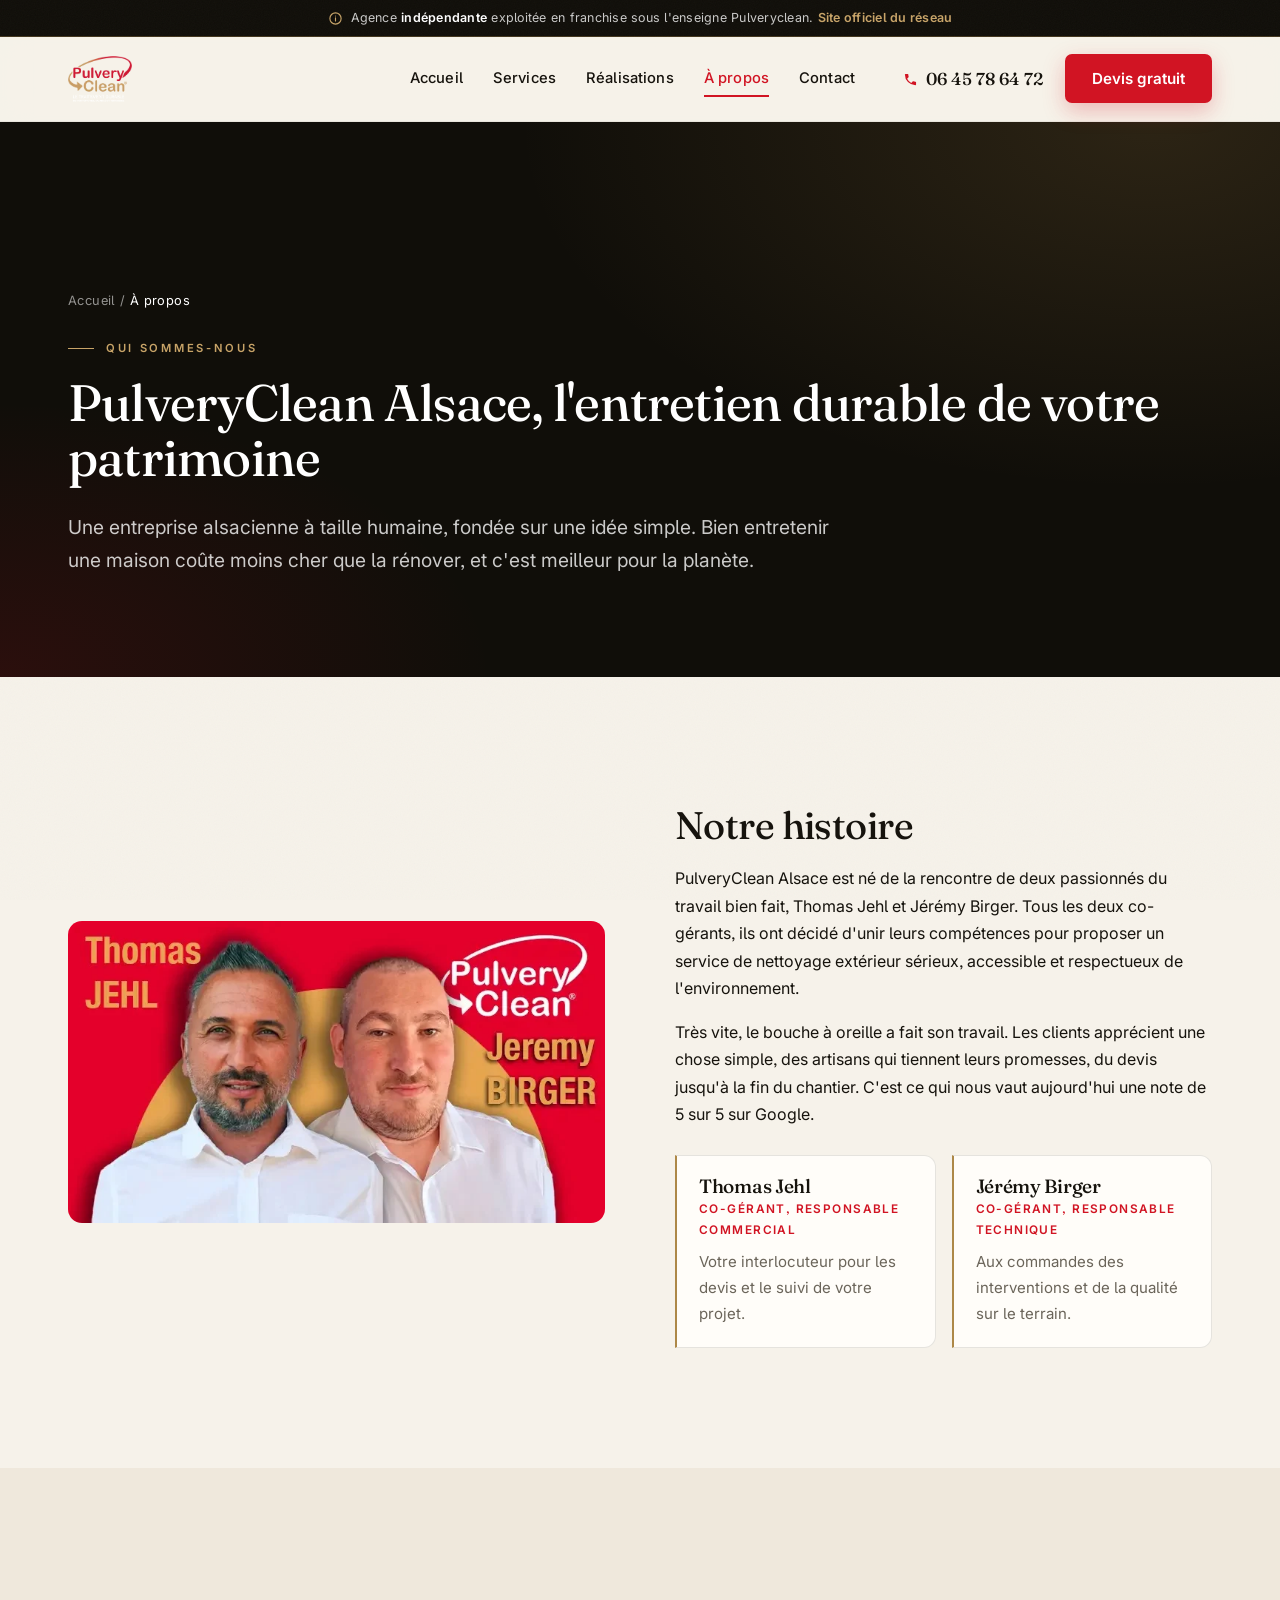
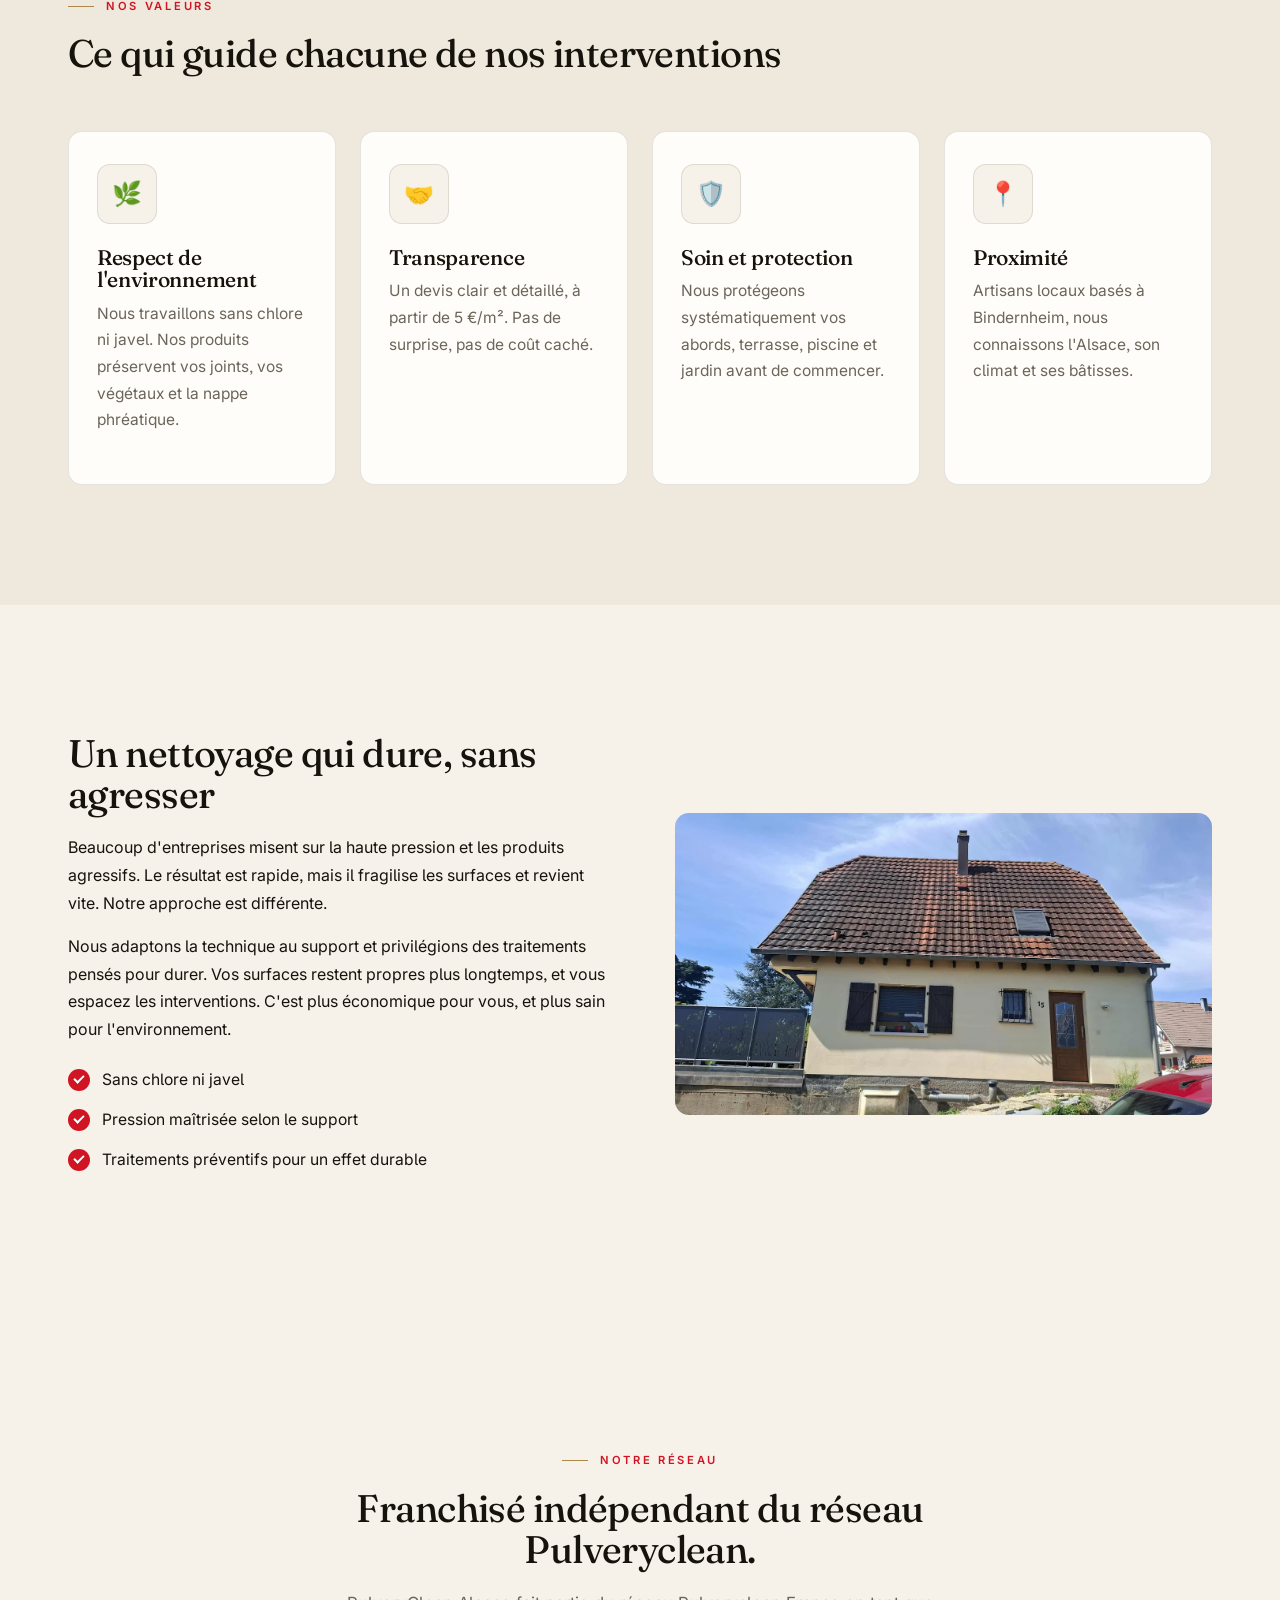
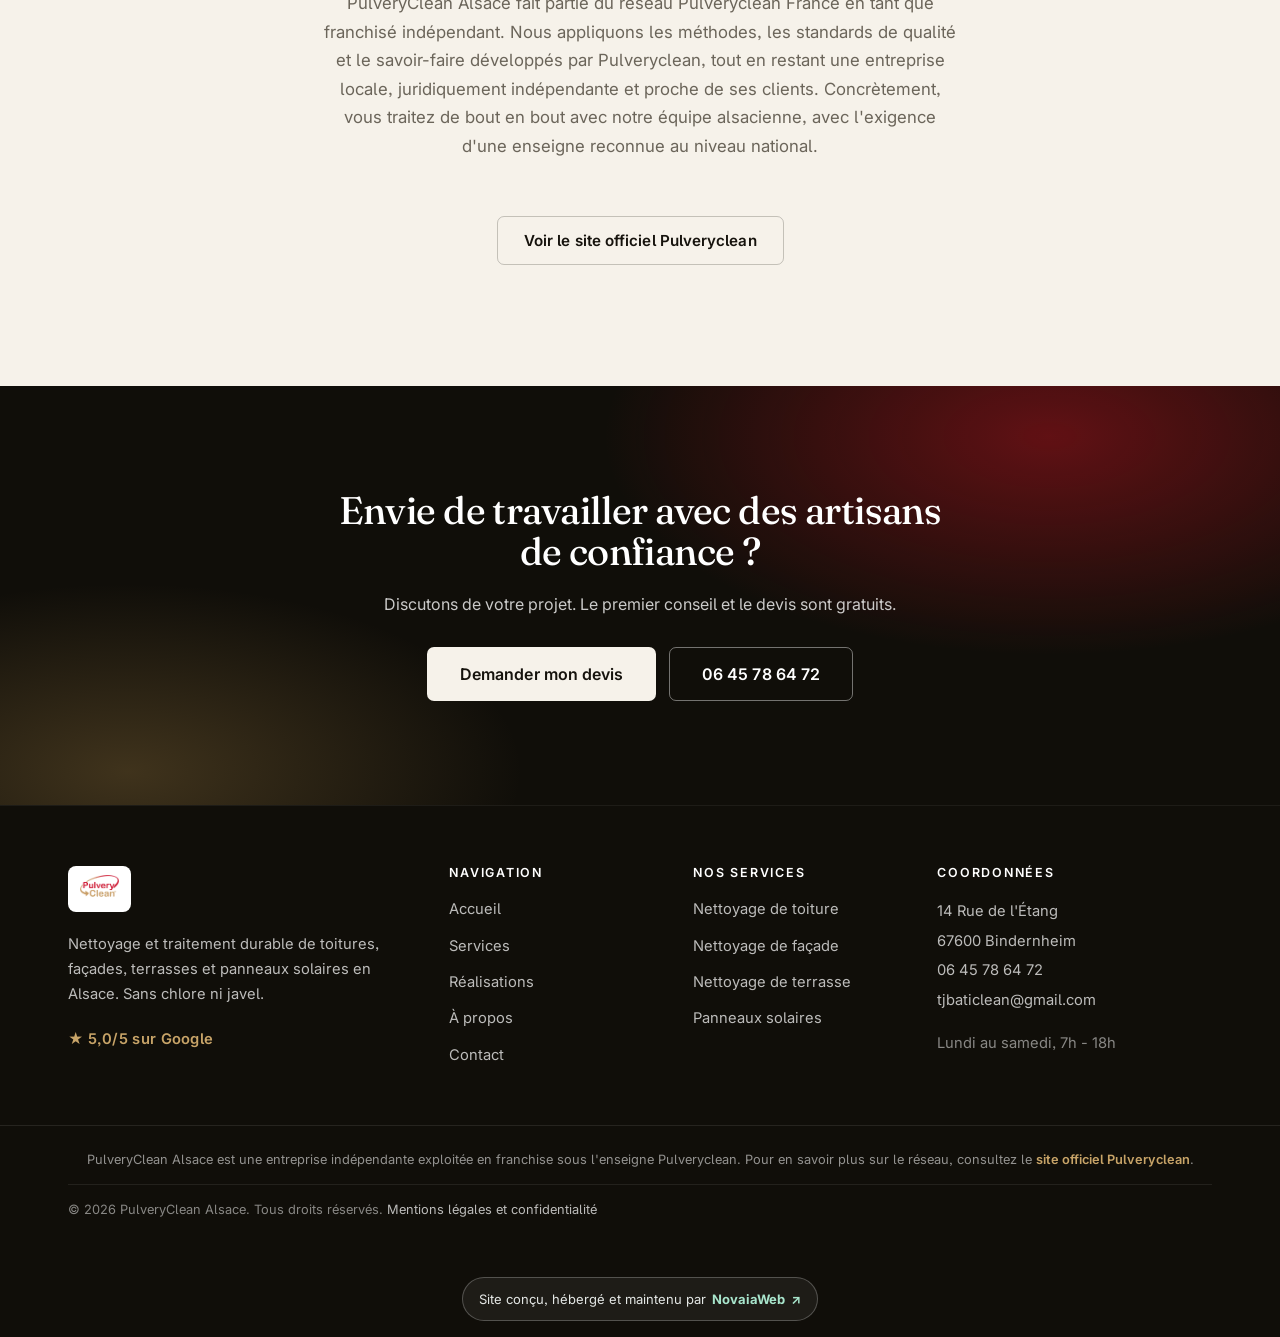
<file: a-propos.html>
<!DOCTYPE html>
<html lang="fr">
<head>
<meta charset="utf-8">
<meta name="viewport" content="width=device-width, initial-scale=1">
<script>
document.documentElement.classList.add('js');
/* Filet de sécurité : si script.js ne se charge pas, on révèle quand même
   tout le contenu après le chargement pour éviter des sections vides. */
window.addEventListener('load', function () {
  setTimeout(function () {
    if (!window.__pcReady) {
      var els = document.querySelectorAll('.reveal');
      for (var i = 0; i < els.length; i++) { els[i].classList.add('is-visible'); }
    }
  }, 1800);
});
</script>

<title>À propos, Thomas Jehl et Jérémy Birger | PulveryClean Alsace</title>
<meta name="description" content="PulveryClean Alsace, c'est Thomas Jehl et Jérémy Birger, deux co-gérants du nettoyage durable en Alsace. Découvrez notre histoire, nos valeurs et notre méthode sans javel.">
<link rel="canonical" href="https://pulveryclean-alsace.fr/a-propos">
<meta name="robots" content="index, follow">
<meta name="theme-color" content="#16130d">
<link rel="alternate" hreflang="fr" href="https://pulveryclean-alsace.fr/a-propos">

<meta property="og:type" content="website">
<meta property="og:locale" content="fr_FR">
<meta property="og:site_name" content="PulveryClean Alsace">
<meta property="og:title" content="À propos, Thomas Jehl et Jérémy Birger | PulveryClean Alsace">
<meta property="og:description" content="Deux artisans alsaciens passionnés du nettoyage durable, sans chlore ni javel.">
<meta property="og:url" content="https://pulveryclean-alsace.fr/a-propos">
<meta property="og:image" content="https://pulveryclean-alsace.fr/images/5.webp">
<meta name="twitter:card" content="summary_large_image">
<meta name="twitter:title" content="À propos, Thomas Jehl et Jérémy Birger | PulveryClean Alsace">
<meta name="twitter:description" content="Deux artisans alsaciens passionnés du nettoyage durable, sans chlore ni javel.">
<meta name="twitter:image" content="https://pulveryclean-alsace.fr/images/5.webp">

<link rel="icon" type="image/svg+xml" href="favicon.svg">
<link rel="alternate icon" href="images/logo.webp">
<link rel="apple-touch-icon" href="images/logo.webp">

<link rel="preconnect" href="https://fonts.googleapis.com">
<link rel="preconnect" href="https://fonts.gstatic.com" crossorigin>
<link href="https://fonts.googleapis.com/css2?family=Fraunces:ital,opsz,wght@0,9..144,400;0,9..144,500;0,9..144,600;1,9..144,400&family=Inter:wght@400;500;600;700&display=swap" rel="stylesheet">

<link rel="stylesheet" href="css/style-mobile.css">
<link rel="stylesheet" href="css/style-desktop.css" media="(min-width: 1024px)">

<script type="application/ld+json">
{
  "@context": "https://schema.org",
  "@type": "BreadcrumbList",
  "itemListElement": [
    { "@type": "ListItem", "position": 1, "name": "Accueil", "item": "https://pulveryclean-alsace.fr/" },
    { "@type": "ListItem", "position": 2, "name": "À propos", "item": "https://pulveryclean-alsace.fr/a-propos" }
  ]
}
</script>
  <link rel="stylesheet" href="/novaiaweb-credit.css">
</head>
<body>

<a class="skip-link" href="#contenu">Aller au contenu principal</a>

<!-- Mention de conformite : agence franchisee independante du reseau Pulveryclean (bandeau tout en haut) -->
<div class="franchise-bar" role="complementary" aria-label="Statut de l'agence">
  <div class="container franchise-bar-inner">
    <svg viewBox="0 0 24 24" fill="none" stroke="currentColor" stroke-width="1.8" stroke-linecap="round" stroke-linejoin="round" aria-hidden="true"><circle cx="12" cy="12" r="9"/><path d="M12 11v5"/><path d="M12 8h.01"/></svg>
    <span>Agence <strong>indépendante</strong> exploitée en franchise sous l'enseigne Pulveryclean. <a href="https://pulveryclean.fr" target="_blank" rel="noopener">Site officiel du réseau</a></span>
  </div>
</div>

<header class="site-header" id="siteHeader">
  <div class="container header-inner">
    <a href="/" class="brand" aria-label="PulveryClean Alsace, retour à l'accueil">
      <img src="images/logo.webp" alt="Logo PulveryClean Alsace, nettoyage de façade et toiture en Alsace" width="156" height="50" class="brand-logo">
    </a>
    <input type="checkbox" id="navToggle" class="nav-toggle" hidden>
    <nav class="main-nav" id="mainNav" aria-label="Navigation principale">
      <ul class="nav-list">
        <li><a href="/" class="nav-link">Accueil</a></li>
        <li><a href="/services" class="nav-link">Services</a></li>
        <li><a href="/realisations" class="nav-link">Réalisations</a></li>
        <li><a href="/a-propos" class="nav-link is-active" aria-current="page">À propos</a></li>
        <li><a href="/contact" class="nav-link">Contact</a></li>
      </ul>
      <div class="nav-actions">
        <a href="tel:+33645786472" class="nav-phone">06 45 78 64 72</a>
        <a href="/contact" class="btn btn-primary nav-cta">Devis gratuit</a>
      </div>
    </nav>
    <label for="navToggle" class="burger" id="burger" role="button" tabindex="0" aria-label="Ouvrir le menu" aria-controls="mainNav" aria-expanded="false">
      <span></span><span></span><span></span>
    </label>
  </div>
</header>

<main id="contenu">

  <section class="page-hero" aria-labelledby="page-title">
    <div class="container">
      <nav class="breadcrumb" aria-label="Fil d'Ariane">
        <a href="/">Accueil</a> <span aria-hidden="true">/</span> <span>À propos</span>
      </nav>
      <p class="eyebrow">Qui sommes-nous</p>
      <h1 id="page-title">PulveryClean Alsace, l'entretien durable de votre patrimoine</h1>
      <p class="page-hero-lead">Une entreprise alsacienne à taille humaine, fondée sur une idée simple. Bien entretenir une maison coûte moins cher que la rénover, et c'est meilleur pour la planète.</p>
    </div>
  </section>

  <section class="section about-story" aria-labelledby="story-title">
    <div class="container split">
      <div class="split-media reveal">
        <img src="images/5.webp" alt="Thomas Jehl et Jérémy Birger, co-gérants de PulveryClean Alsace" width="724" height="408" loading="lazy">
      </div>
      <div class="split-content reveal">
        <h2 class="section-title" id="story-title">Notre histoire</h2>
        <p>PulveryClean Alsace est né de la rencontre de deux passionnés du travail bien fait, Thomas Jehl et Jérémy Birger. Tous les deux co-gérants, ils ont décidé d'unir leurs compétences pour proposer un service de nettoyage extérieur sérieux, accessible et respectueux de l'environnement.</p>
        <p>Très vite, le bouche à oreille a fait son travail. Les clients apprécient une chose simple, des artisans qui tiennent leurs promesses, du devis jusqu'à la fin du chantier. C'est ce qui nous vaut aujourd'hui une note de 5 sur 5 sur Google.</p>
        <div class="founders">
          <div class="founder">
            <h3>Thomas Jehl</h3>
            <p class="founder-role">Co-gérant, responsable commercial</p>
            <p>Votre interlocuteur pour les devis et le suivi de votre projet.</p>
          </div>
          <div class="founder">
            <h3>Jérémy Birger</h3>
            <p class="founder-role">Co-gérant, responsable technique</p>
            <p>Aux commandes des interventions et de la qualité sur le terrain.</p>
          </div>
        </div>
      </div>
    </div>
  </section>

  <section class="section values" aria-labelledby="values-title">
    <div class="container">
      <header class="section-head reveal">
        <p class="eyebrow">Nos valeurs</p>
        <h2 class="section-title" id="values-title">Ce qui guide chacune de nos interventions</h2>
      </header>
      <div class="cards-grid">
        <article class="card reveal">
          <span class="card-icon" aria-hidden="true">🌿</span>
          <h3>Respect de l'environnement</h3>
          <p>Nous travaillons sans chlore ni javel. Nos produits préservent vos joints, vos végétaux et la nappe phréatique.</p>
        </article>
        <article class="card reveal">
          <span class="card-icon" aria-hidden="true">🤝</span>
          <h3>Transparence</h3>
          <p>Un devis clair et détaillé, à partir de 5&nbsp;€/m². Pas de surprise, pas de coût caché.</p>
        </article>
        <article class="card reveal">
          <span class="card-icon" aria-hidden="true">🛡️</span>
          <h3>Soin et protection</h3>
          <p>Nous protégeons systématiquement vos abords, terrasse, piscine et jardin avant de commencer.</p>
        </article>
        <article class="card reveal">
          <span class="card-icon" aria-hidden="true">📍</span>
          <h3>Proximité</h3>
          <p>Artisans locaux basés à Bindernheim, nous connaissons l'Alsace, son climat et ses bâtisses.</p>
        </article>
      </div>
    </div>
  </section>

  <section class="section eco" aria-labelledby="eco-title">
    <div class="container split reverse">
      <div class="split-media reveal">
        <img src="images/7.webp" alt="Maison alsacienne entretenue durablement par PulveryClean Alsace" width="800" height="450" loading="lazy">
      </div>
      <div class="split-content reveal">
        <h2 class="section-title" id="eco-title">Un nettoyage qui dure, sans agresser</h2>
        <p>Beaucoup d'entreprises misent sur la haute pression et les produits agressifs. Le résultat est rapide, mais il fragilise les surfaces et revient vite. Notre approche est différente.</p>
        <p>Nous adaptons la technique au support et privilégions des traitements pensés pour durer. Vos surfaces restent propres plus longtemps, et vous espacez les interventions. C'est plus économique pour vous, et plus sain pour l'environnement.</p>
        <ul class="check-list">
          <li>Sans chlore ni javel</li>
          <li>Pression maîtrisée selon le support</li>
          <li>Traitements préventifs pour un effet durable</li>
        </ul>
      </div>
    </div>
  </section>

  <!-- ============ NOTRE RÉSEAU ============ -->
  <section class="section network" id="reseau" aria-labelledby="network-title">
    <div class="container">
      <header class="section-head center reveal">
        <p class="eyebrow">Notre réseau</p>
        <h2 class="section-title" id="network-title">Franchisé indépendant du réseau Pulveryclean.</h2>
        <p class="section-sub">PulveryClean Alsace fait partie du réseau Pulveryclean France en tant que franchisé indépendant. Nous appliquons les méthodes, les standards de qualité et le savoir-faire développés par Pulveryclean, tout en restant une entreprise locale, juridiquement indépendante et proche de ses clients. Concrètement, vous traitez de bout en bout avec notre équipe alsacienne, avec l'exigence d'une enseigne reconnue au niveau national.</p>
      </header>
      <div class="section-cta reveal" style="text-align:center;">
        <a href="https://pulveryclean.fr" class="btn btn-outline" target="_blank" rel="noopener">Voir le site officiel Pulveryclean</a>
      </div>
    </div>
  </section>

  <section class="cta-band" aria-label="Demander un devis">
    <div class="container cta-band-inner reveal">
      <h2>Envie de travailler avec des artisans de confiance ?</h2>
      <p>Discutons de votre projet. Le premier conseil et le devis sont gratuits.</p>
      <div class="cta-band-actions">
        <a href="/contact" class="btn btn-light btn-lg">Demander mon devis</a>
        <a href="tel:+33645786472" class="btn btn-ghost-light btn-lg">06 45 78 64 72</a>
      </div>
    </div>
  </section>

</main>

<footer class="site-footer">
  <div class="container footer-grid">
    <div class="footer-col footer-brand">
      <img src="images/logo.webp" alt="PulveryClean Alsace" width="170" height="55" class="footer-logo" loading="lazy">
      <p>Nettoyage et traitement durable de toitures, façades, terrasses et panneaux solaires en Alsace. Sans chlore ni javel.</p>
      <a href="https://www.google.com/maps?cid=3999566450253373488" class="footer-google" target="_blank" rel="noopener">★ 5,0/5 sur Google</a>
    </div>
    <nav class="footer-col" aria-label="Plan du site">
      <h2 class="footer-title">Navigation</h2>
      <ul class="footer-links">
        <li><a href="/">Accueil</a></li>
        <li><a href="/services">Services</a></li>
        <li><a href="/realisations">Réalisations</a></li>
        <li><a href="/a-propos">À propos</a></li>
        <li><a href="/contact">Contact</a></li>
      </ul>
    </nav>
    <div class="footer-col">
      <h2 class="footer-title">Nos services</h2>
      <ul class="footer-links">
        <li><a href="/services#toiture">Nettoyage de toiture</a></li>
        <li><a href="/services#facade">Nettoyage de façade</a></li>
        <li><a href="/services#terrasse">Nettoyage de terrasse</a></li>
        <li><a href="/services#panneaux">Panneaux solaires</a></li>
      </ul>
    </div>
    <div class="footer-col footer-contact">
      <h2 class="footer-title">Coordonnées</h2>
      <address>
        14 Rue de l'Étang<br>
        67600 Bindernheim<br>
        <a href="tel:+33645786472">06 45 78 64 72</a><br>
        <a href="mailto:tjbaticlean@gmail.com">tjbaticlean@gmail.com</a>
      </address>
      <p class="footer-hours">Lundi au samedi, 7h - 18h</p>
    </div>
  </div>
  <div class="footer-bottom">
    <div class="container">
      <p class="footer-franchise">PulveryClean Alsace est une entreprise indépendante exploitée en franchise sous l'enseigne Pulveryclean. Pour en savoir plus sur le réseau, consultez le <a href="https://pulveryclean.fr" target="_blank" rel="noopener">site officiel Pulveryclean</a>.</p>
    </div>
    <div class="container footer-bottom-inner">
      <p>© 2026 PulveryClean Alsace. Tous droits réservés. <a href="/mentions-legales">Mentions légales et confidentialité</a></p>

    </div>
  </div>
<div class="novaiaweb-credit">
  <a href="https://novaiaweb.com/" target="_blank" rel="noopener noreferrer">
    <span>Site conçu, hébergé et maintenu par</span>
    <strong>NovaiaWeb <span aria-hidden="true">↗</span></strong>
  </a>
</div>
</footer>

<a href="tel:+33645786472" class="mobile-call" aria-label="Appeler PulveryClean Alsace au 06 45 78 64 72">
  <span class="mobile-call-icon" aria-hidden="true">📞</span> Appeler maintenant
</a>

<script src="js/script.js" defer></script>
</body>
</html>
</file>
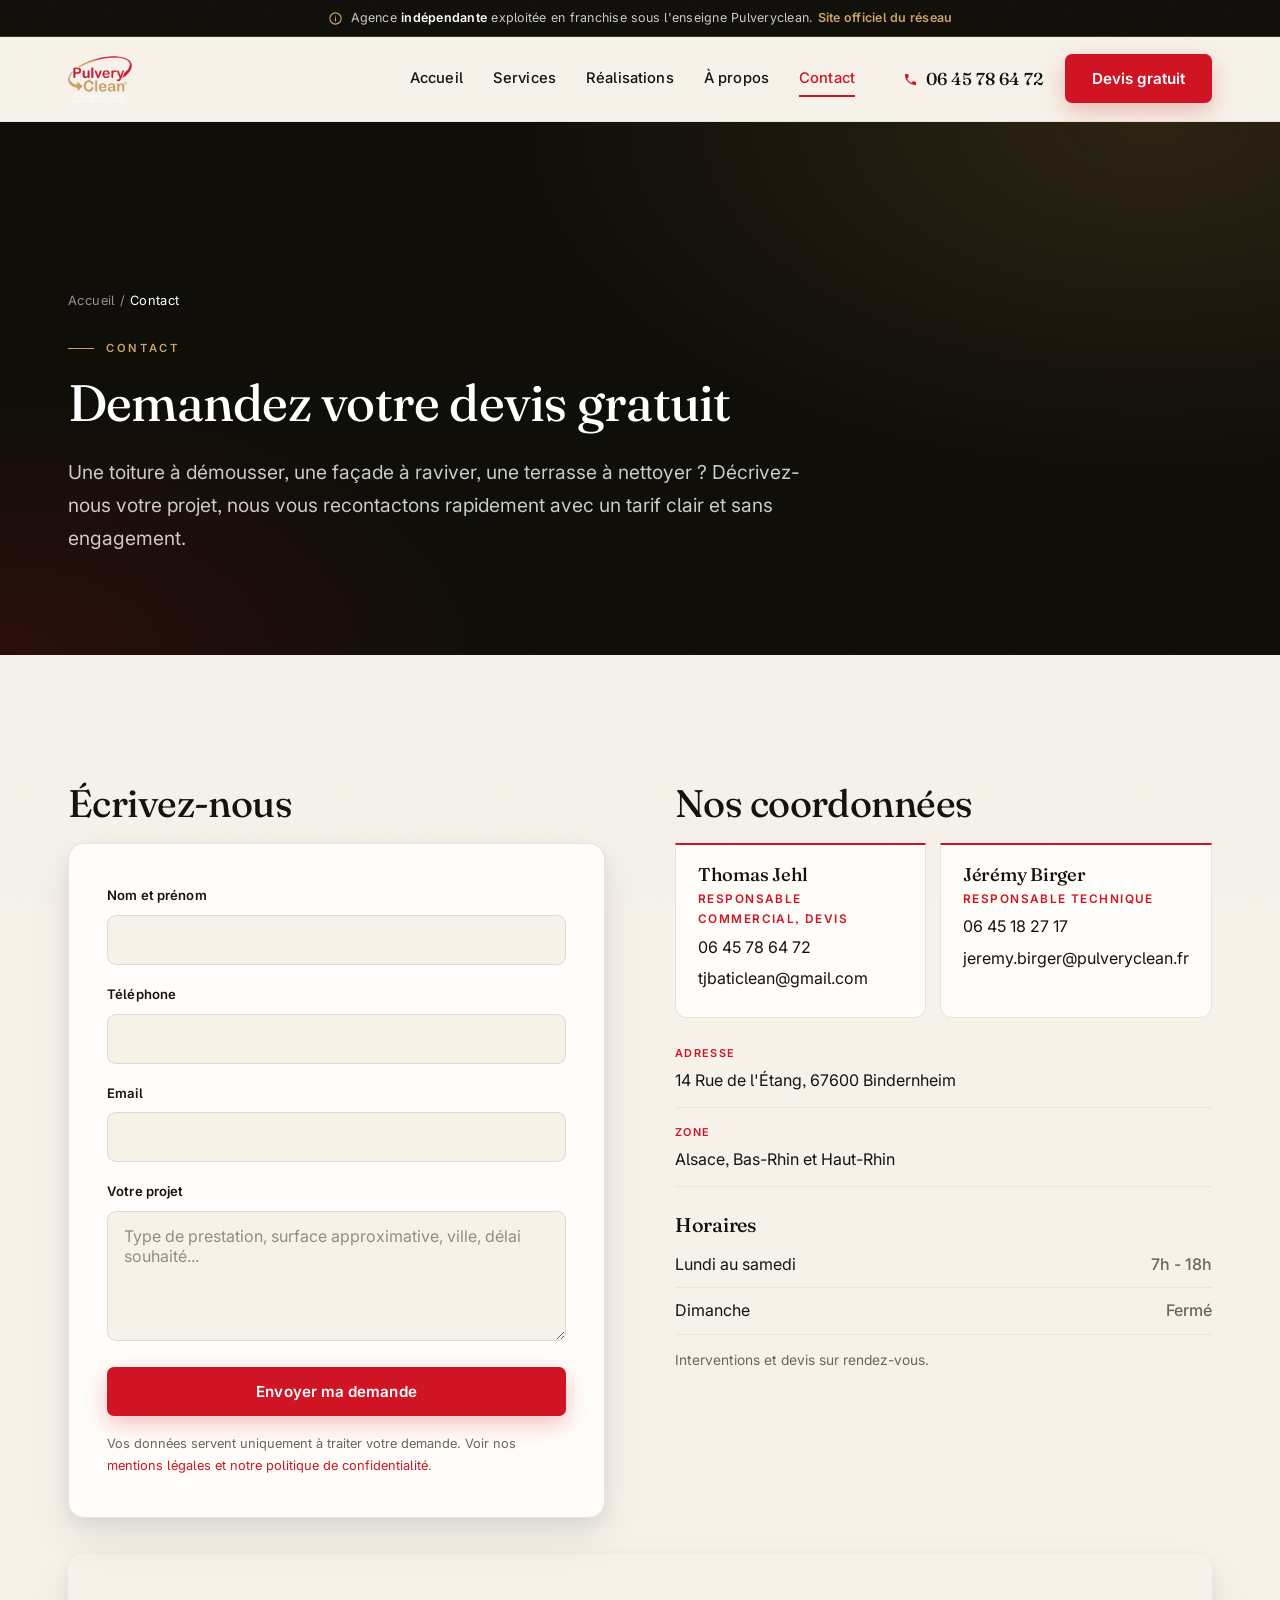
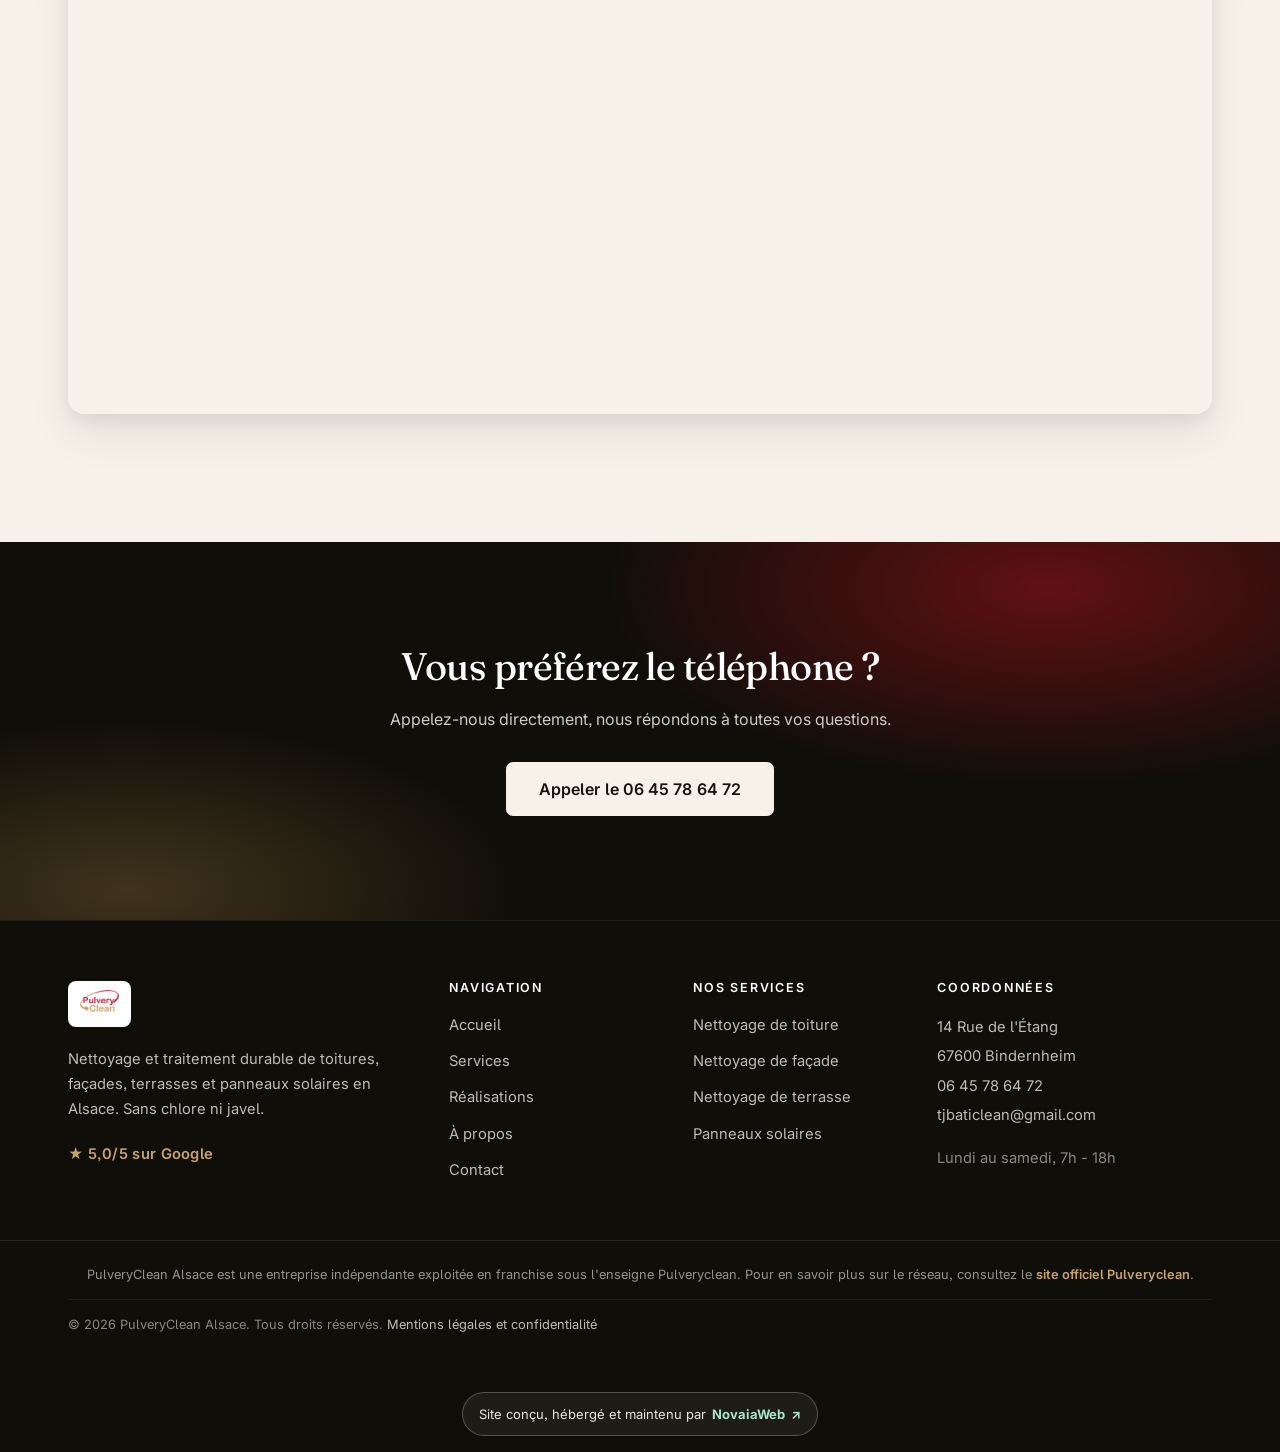
<file: contact.html>
<!DOCTYPE html>
<html lang="fr">
<head>
<meta charset="utf-8">
<meta name="viewport" content="width=device-width, initial-scale=1">
<script>
document.documentElement.classList.add('js');
/* Filet de sécurité : si script.js ne se charge pas, on révèle quand même
   tout le contenu après le chargement pour éviter des sections vides. */
window.addEventListener('load', function () {
  setTimeout(function () {
    if (!window.__pcReady) {
      var els = document.querySelectorAll('.reveal');
      for (var i = 0; i < els.length; i++) { els[i].classList.add('is-visible'); }
    }
  }, 1800);
});
</script>

<title>Contact et devis gratuit à Sélestat | PulveryClean Alsace</title>
<meta name="description" content="Contactez PulveryClean Alsace pour un devis gratuit. Nettoyage de façade, toiture et terrasse en Alsace. Tél 06 45 78 64 72. 14 Rue de l'Étang, 67600 Bindernheim.">
<link rel="canonical" href="https://pulveryclean-alsace.fr/contact">
<meta name="robots" content="index, follow">
<meta name="theme-color" content="#16130d">
<link rel="alternate" hreflang="fr" href="https://pulveryclean-alsace.fr/contact">

<meta property="og:type" content="website">
<meta property="og:locale" content="fr_FR">
<meta property="og:site_name" content="PulveryClean Alsace">
<meta property="og:title" content="Contact et devis gratuit à Sélestat | PulveryClean Alsace">
<meta property="og:description" content="Demandez votre devis gratuit pour le nettoyage de votre toiture, façade ou terrasse en Alsace.">
<meta property="og:url" content="https://pulveryclean-alsace.fr/contact">
<meta property="og:image" content="https://pulveryclean-alsace.fr/images/9.webp">
<meta name="twitter:card" content="summary_large_image">
<meta name="twitter:title" content="Contact et devis gratuit à Sélestat | PulveryClean Alsace">
<meta name="twitter:description" content="Demandez votre devis gratuit pour le nettoyage de votre toiture, façade ou terrasse en Alsace.">
<meta name="twitter:image" content="https://pulveryclean-alsace.fr/images/9.webp">

<link rel="icon" type="image/svg+xml" href="favicon.svg">
<link rel="alternate icon" href="images/logo.webp">
<link rel="apple-touch-icon" href="images/logo.webp">

<link rel="preconnect" href="https://fonts.googleapis.com">
<link rel="preconnect" href="https://fonts.gstatic.com" crossorigin>
<link href="https://fonts.googleapis.com/css2?family=Fraunces:ital,opsz,wght@0,9..144,400;0,9..144,500;0,9..144,600;1,9..144,400&family=Inter:wght@400;500;600;700&display=swap" rel="stylesheet">

<link rel="stylesheet" href="css/style-mobile.css">
<link rel="stylesheet" href="css/style-desktop.css" media="(min-width: 1024px)">

<script type="application/ld+json">
{
  "@context": "https://schema.org",
  "@type": "ContactPage",
  "name": "Contact PulveryClean Alsace",
  "url": "https://pulveryclean-alsace.fr/contact",
  "mainEntity": {
    "@type": "HomeAndConstructionBusiness",
    "name": "PulveryClean Alsace",
    "telephone": "+33645786472",
    "email": "tjbaticlean@gmail.com",
    "address": {
      "@type": "PostalAddress",
      "streetAddress": "14 Rue de l'Étang",
      "addressLocality": "Bindernheim",
      "postalCode": "67600",
      "addressRegion": "Grand Est",
      "addressCountry": "FR"
    }
  }
}
</script>
<script type="application/ld+json">
{
  "@context": "https://schema.org",
  "@type": "BreadcrumbList",
  "itemListElement": [
    { "@type": "ListItem", "position": 1, "name": "Accueil", "item": "https://pulveryclean-alsace.fr/" },
    { "@type": "ListItem", "position": 2, "name": "Contact", "item": "https://pulveryclean-alsace.fr/contact" }
  ]
}
</script>
  <link rel="stylesheet" href="/novaiaweb-credit.css">
</head>
<body>

<a class="skip-link" href="#contenu">Aller au contenu principal</a>

<!-- Mention de conformite : agence franchisee independante du reseau Pulveryclean (bandeau tout en haut) -->
<div class="franchise-bar" role="complementary" aria-label="Statut de l'agence">
  <div class="container franchise-bar-inner">
    <svg viewBox="0 0 24 24" fill="none" stroke="currentColor" stroke-width="1.8" stroke-linecap="round" stroke-linejoin="round" aria-hidden="true"><circle cx="12" cy="12" r="9"/><path d="M12 11v5"/><path d="M12 8h.01"/></svg>
    <span>Agence <strong>indépendante</strong> exploitée en franchise sous l'enseigne Pulveryclean. <a href="https://pulveryclean.fr" target="_blank" rel="noopener">Site officiel du réseau</a></span>
  </div>
</div>

<header class="site-header" id="siteHeader">
  <div class="container header-inner">
    <a href="/" class="brand" aria-label="PulveryClean Alsace, retour à l'accueil">
      <img src="images/logo.webp" alt="Logo PulveryClean Alsace, nettoyage de façade et toiture en Alsace" width="156" height="50" class="brand-logo">
    </a>
    <input type="checkbox" id="navToggle" class="nav-toggle" hidden>
    <nav class="main-nav" id="mainNav" aria-label="Navigation principale">
      <ul class="nav-list">
        <li><a href="/" class="nav-link">Accueil</a></li>
        <li><a href="/services" class="nav-link">Services</a></li>
        <li><a href="/realisations" class="nav-link">Réalisations</a></li>
        <li><a href="/a-propos" class="nav-link">À propos</a></li>
        <li><a href="/contact" class="nav-link is-active" aria-current="page">Contact</a></li>
      </ul>
      <div class="nav-actions">
        <a href="tel:+33645786472" class="nav-phone">06 45 78 64 72</a>
        <a href="/contact" class="btn btn-primary nav-cta">Devis gratuit</a>
      </div>
    </nav>
    <label for="navToggle" class="burger" id="burger" role="button" tabindex="0" aria-label="Ouvrir le menu" aria-controls="mainNav" aria-expanded="false">
      <span></span><span></span><span></span>
    </label>
  </div>
</header>

<main id="contenu">

  <section class="page-hero" aria-labelledby="page-title">
    <div class="container">
      <nav class="breadcrumb" aria-label="Fil d'Ariane">
        <a href="/">Accueil</a> <span aria-hidden="true">/</span> <span>Contact</span>
      </nav>
      <p class="eyebrow">Contact</p>
      <h1 id="page-title">Demandez votre devis gratuit</h1>
      <p class="page-hero-lead">Une toiture à démousser, une façade à raviver, une terrasse à nettoyer ? Décrivez-nous votre projet, nous vous recontactons rapidement avec un tarif clair et sans engagement.</p>
    </div>
  </section>

  <section class="section contact-page" aria-labelledby="form-title">
    <div class="container split">

      <div class="split-content reveal">
        <h2 class="section-title" id="form-title">Écrivez-nous</h2>

        <div class="form-success" id="formSuccess" hidden role="status">
          Merci, votre demande a bien été envoyée. Nous vous recontactons très vite.
        </div>

        <form class="contact-form" action="https://formsubmit.co/tjbaticlean@gmail.com" method="POST">
          <input type="hidden" name="_subject" value="Nouvelle demande de devis depuis le site PulveryClean Alsace">
          <input type="hidden" name="_template" value="table">
          <input type="hidden" name="_captcha" value="false">
          <input type="hidden" name="_next" value="https://pulveryclean-alsace.fr/contact?envoi=ok">
          <p class="form-hp" aria-hidden="true"><label>Ne pas remplir<input type="text" name="_honey" tabindex="-1" autocomplete="off"></label></p>

          <div class="field">
            <label for="c-nom">Nom et prénom</label>
            <input type="text" id="c-nom" name="nom" required autocomplete="name">
          </div>
          <div class="field">
            <label for="c-tel">Téléphone</label>
            <input type="tel" id="c-tel" name="telephone" required autocomplete="tel">
          </div>
          <div class="field">
            <label for="c-email">Email</label>
            <input type="email" id="c-email" name="email" required autocomplete="email">
          </div>
          <div class="field">
            <label for="c-message">Votre projet</label>
            <textarea id="c-message" name="message" rows="5" required placeholder="Type de prestation, surface approximative, ville, délai souhaité..."></textarea>
          </div>
          <button type="submit" class="btn btn-primary btn-block">Envoyer ma demande</button>
          <p class="form-note">Vos données servent uniquement à traiter votre demande. Voir nos <a href="/mentions-legales">mentions légales et notre politique de confidentialité</a>.</p>
        </form>
      </div>

      <div class="split-content reveal">
        <h2 class="section-title">Nos coordonnées</h2>
        <div class="contact-cards">
          <div class="contact-card">
            <h3>Thomas Jehl</h3>
            <p class="founder-role">Responsable commercial, devis</p>
            <p><a href="tel:+33645786472">06 45 78 64 72</a></p>
            <p><a href="mailto:tjbaticlean@gmail.com">tjbaticlean@gmail.com</a></p>
          </div>
          <div class="contact-card">
            <h3>Jérémy Birger</h3>
            <p class="founder-role">Responsable technique</p>
            <p><a href="tel:+33645182717">06 45 18 27 17</a></p>
            <p><a href="mailto:jeremy.birger@pulveryclean.fr">jeremy.birger@pulveryclean.fr</a></p>
          </div>
        </div>

        <ul class="contact-coords">
          <li><span class="coord-label">Adresse</span>14 Rue de l'Étang, 67600 Bindernheim</li>
          <li><span class="coord-label">Zone</span>Alsace, Bas-Rhin et Haut-Rhin</li>
        </ul>

        <div class="hours-block">
          <h3>Horaires</h3>
          <ul class="hours-list">
            <li><span>Lundi au samedi</span><span>7h - 18h</span></li>
            <li><span>Dimanche</span><span>Fermé</span></li>
          </ul>
          <p class="hours-note">Interventions et devis sur rendez-vous.</p>
        </div>
      </div>

    </div>

    <div class="container">
      <div class="map-wrap reveal">
        <iframe
          class="map-frame map-frame-lg"
          title="Localisation de PulveryClean Alsace, 14 Rue de l'Étang, 67600 Bindernheim"
          src="https://www.google.com/maps?q=14+Rue+de+l%27%C3%89tang+67600+Bindernheim&output=embed"
          loading="lazy"
          referrerpolicy="no-referrer-when-downgrade"></iframe>
      </div>
    </div>
  </section>

  <section class="cta-band" aria-label="Appeler">
    <div class="container cta-band-inner reveal">
      <h2>Vous préférez le téléphone ?</h2>
      <p>Appelez-nous directement, nous répondons à toutes vos questions.</p>
      <div class="cta-band-actions">
        <a href="tel:+33645786472" class="btn btn-light btn-lg">Appeler le 06 45 78 64 72</a>
      </div>
    </div>
  </section>

</main>

<footer class="site-footer">
  <div class="container footer-grid">
    <div class="footer-col footer-brand">
      <img src="images/logo.webp" alt="PulveryClean Alsace" width="170" height="55" class="footer-logo" loading="lazy">
      <p>Nettoyage et traitement durable de toitures, façades, terrasses et panneaux solaires en Alsace. Sans chlore ni javel.</p>
      <a href="https://www.google.com/maps?cid=3999566450253373488" class="footer-google" target="_blank" rel="noopener">★ 5,0/5 sur Google</a>
    </div>
    <nav class="footer-col" aria-label="Plan du site">
      <h2 class="footer-title">Navigation</h2>
      <ul class="footer-links">
        <li><a href="/">Accueil</a></li>
        <li><a href="/services">Services</a></li>
        <li><a href="/realisations">Réalisations</a></li>
        <li><a href="/a-propos">À propos</a></li>
        <li><a href="/contact">Contact</a></li>
      </ul>
    </nav>
    <div class="footer-col">
      <h2 class="footer-title">Nos services</h2>
      <ul class="footer-links">
        <li><a href="/services#toiture">Nettoyage de toiture</a></li>
        <li><a href="/services#facade">Nettoyage de façade</a></li>
        <li><a href="/services#terrasse">Nettoyage de terrasse</a></li>
        <li><a href="/services#panneaux">Panneaux solaires</a></li>
      </ul>
    </div>
    <div class="footer-col footer-contact">
      <h2 class="footer-title">Coordonnées</h2>
      <address>
        14 Rue de l'Étang<br>
        67600 Bindernheim<br>
        <a href="tel:+33645786472">06 45 78 64 72</a><br>
        <a href="mailto:tjbaticlean@gmail.com">tjbaticlean@gmail.com</a>
      </address>
      <p class="footer-hours">Lundi au samedi, 7h - 18h</p>
    </div>
  </div>
  <div class="footer-bottom">
    <div class="container">
      <p class="footer-franchise">PulveryClean Alsace est une entreprise indépendante exploitée en franchise sous l'enseigne Pulveryclean. Pour en savoir plus sur le réseau, consultez le <a href="https://pulveryclean.fr" target="_blank" rel="noopener">site officiel Pulveryclean</a>.</p>
    </div>
    <div class="container footer-bottom-inner">
      <p>© 2026 PulveryClean Alsace. Tous droits réservés. <a href="/mentions-legales">Mentions légales et confidentialité</a></p>

    </div>
  </div>
<div class="novaiaweb-credit">
  <a href="https://novaiaweb.com/" target="_blank" rel="noopener noreferrer">
    <span>Site conçu, hébergé et maintenu par</span>
    <strong>NovaiaWeb <span aria-hidden="true">↗</span></strong>
  </a>
</div>
</footer>

<a href="tel:+33645786472" class="mobile-call" aria-label="Appeler PulveryClean Alsace au 06 45 78 64 72">
  <span class="mobile-call-icon" aria-hidden="true">📞</span> Appeler maintenant
</a>

<script src="js/script.js" defer></script>
</body>
</html>
</file>
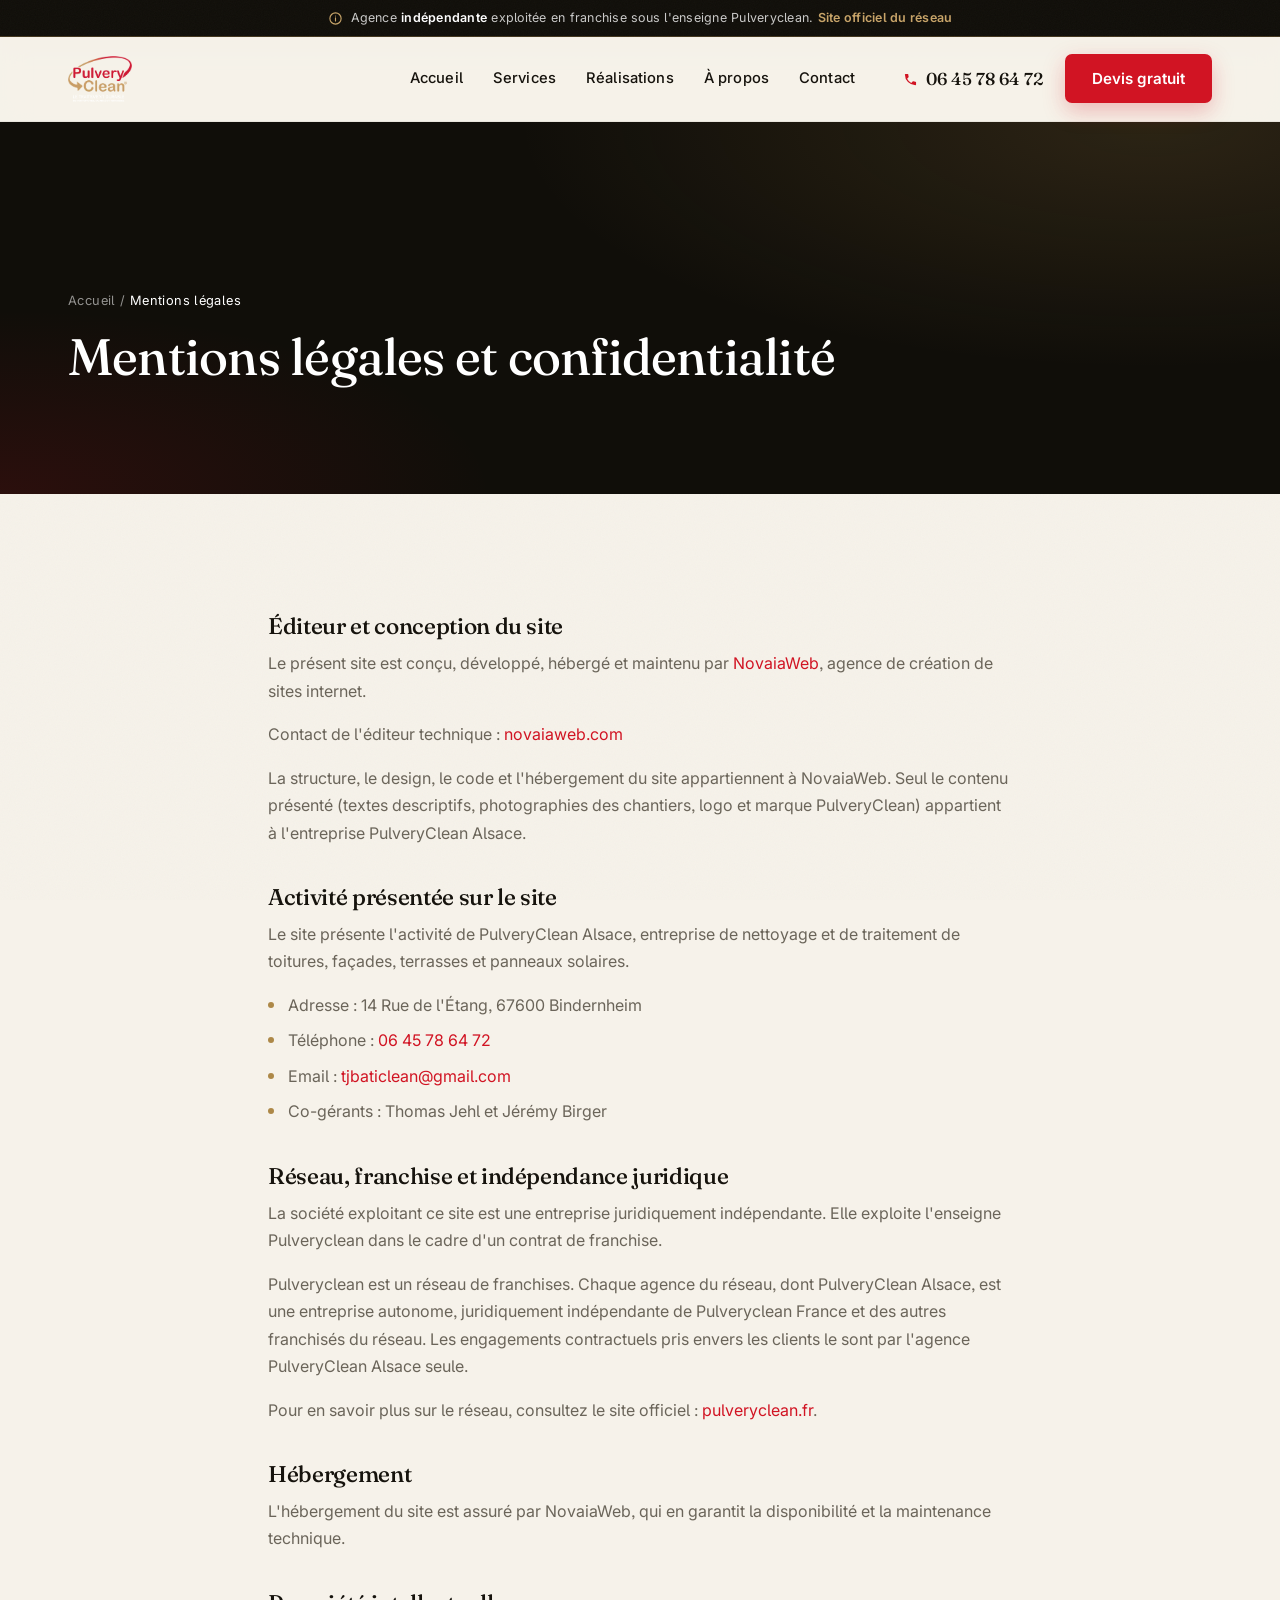
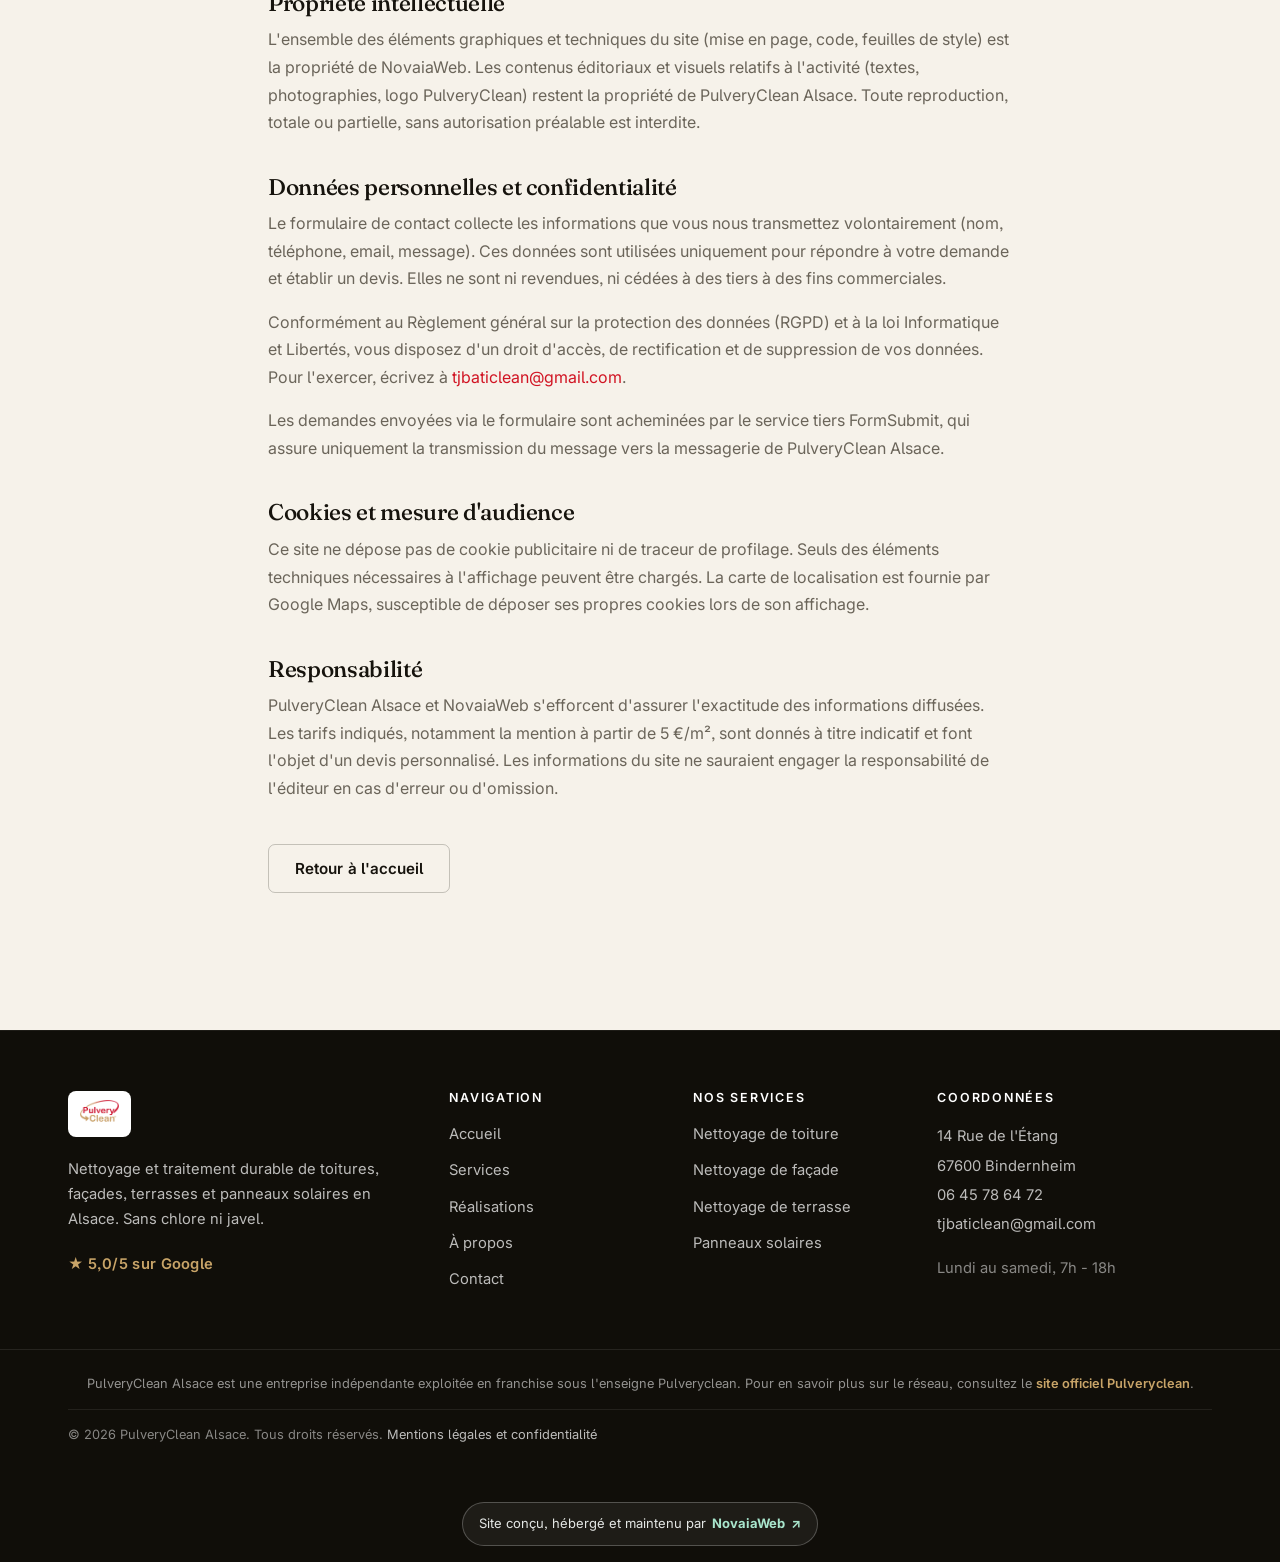
<file: mentions-legales.html>
<!DOCTYPE html>
<html lang="fr">
<head>
<meta charset="utf-8">
<meta name="viewport" content="width=device-width, initial-scale=1">
<script>
document.documentElement.classList.add('js');
/* Filet de sécurité : si script.js ne se charge pas, on révèle quand même
   tout le contenu après le chargement pour éviter des sections vides. */
window.addEventListener('load', function () {
  setTimeout(function () {
    if (!window.__pcReady) {
      var els = document.querySelectorAll('.reveal');
      for (var i = 0; i < els.length; i++) { els[i].classList.add('is-visible'); }
    }
  }, 1800);
});
</script>

<title>Mentions légales et confidentialité | PulveryClean Alsace</title>
<meta name="description" content="Mentions légales et politique de confidentialité du site PulveryClean Alsace, nettoyage de façade et toiture en Alsace.">
<link rel="canonical" href="https://pulveryclean-alsace.fr/mentions-legales">
<meta name="robots" content="index, follow">
<meta name="theme-color" content="#16130d">
<link rel="alternate" hreflang="fr" href="https://pulveryclean-alsace.fr/mentions-legales">

<meta property="og:type" content="website">
<meta property="og:locale" content="fr_FR">
<meta property="og:site_name" content="PulveryClean Alsace">
<meta property="og:title" content="Mentions légales et confidentialité | PulveryClean Alsace">
<meta property="og:description" content="Mentions légales et politique de confidentialité du site PulveryClean Alsace.">
<meta property="og:url" content="https://pulveryclean-alsace.fr/mentions-legales">
<meta property="og:image" content="https://pulveryclean-alsace.fr/images/logo.webp">

<link rel="icon" type="image/svg+xml" href="favicon.svg">
<link rel="alternate icon" href="images/logo.webp">
<link rel="apple-touch-icon" href="images/logo.webp">

<link rel="preconnect" href="https://fonts.googleapis.com">
<link rel="preconnect" href="https://fonts.gstatic.com" crossorigin>
<link href="https://fonts.googleapis.com/css2?family=Fraunces:ital,opsz,wght@0,9..144,400;0,9..144,500;0,9..144,600;1,9..144,400&family=Inter:wght@400;500;600;700&display=swap" rel="stylesheet">

<link rel="stylesheet" href="css/style-mobile.css">
<link rel="stylesheet" href="css/style-desktop.css" media="(min-width: 1024px)">
  <link rel="stylesheet" href="/novaiaweb-credit.css">
</head>
<body>

<a class="skip-link" href="#contenu">Aller au contenu principal</a>

<!-- Mention de conformite : agence franchisee independante du reseau Pulveryclean (bandeau tout en haut) -->
<div class="franchise-bar" role="complementary" aria-label="Statut de l'agence">
  <div class="container franchise-bar-inner">
    <svg viewBox="0 0 24 24" fill="none" stroke="currentColor" stroke-width="1.8" stroke-linecap="round" stroke-linejoin="round" aria-hidden="true"><circle cx="12" cy="12" r="9"/><path d="M12 11v5"/><path d="M12 8h.01"/></svg>
    <span>Agence <strong>indépendante</strong> exploitée en franchise sous l'enseigne Pulveryclean. <a href="https://pulveryclean.fr" target="_blank" rel="noopener">Site officiel du réseau</a></span>
  </div>
</div>

<header class="site-header" id="siteHeader">
  <div class="container header-inner">
    <a href="/" class="brand" aria-label="PulveryClean Alsace, retour à l'accueil">
      <img src="images/logo.webp" alt="Logo PulveryClean Alsace, nettoyage de façade et toiture en Alsace" width="156" height="50" class="brand-logo">
    </a>
    <input type="checkbox" id="navToggle" class="nav-toggle" hidden>
    <nav class="main-nav" id="mainNav" aria-label="Navigation principale">
      <ul class="nav-list">
        <li><a href="/" class="nav-link">Accueil</a></li>
        <li><a href="/services" class="nav-link">Services</a></li>
        <li><a href="/realisations" class="nav-link">Réalisations</a></li>
        <li><a href="/a-propos" class="nav-link">À propos</a></li>
        <li><a href="/contact" class="nav-link">Contact</a></li>
      </ul>
      <div class="nav-actions">
        <a href="tel:+33645786472" class="nav-phone">06 45 78 64 72</a>
        <a href="/contact" class="btn btn-primary nav-cta">Devis gratuit</a>
      </div>
    </nav>
    <label for="navToggle" class="burger" id="burger" role="button" tabindex="0" aria-label="Ouvrir le menu" aria-controls="mainNav" aria-expanded="false">
      <span></span><span></span><span></span>
    </label>
  </div>
</header>

<main id="contenu">

  <section class="page-hero" aria-labelledby="page-title">
    <div class="container">
      <nav class="breadcrumb" aria-label="Fil d'Ariane">
        <a href="/">Accueil</a> <span aria-hidden="true">/</span> <span>Mentions légales</span>
      </nav>
      <h1 id="page-title">Mentions légales et confidentialité</h1>
    </div>
  </section>

  <section class="section legal" aria-label="Informations légales">
    <div class="container narrow">

      <h2>Éditeur et conception du site</h2>
      <p>Le présent site est conçu, développé, hébergé et maintenu par <a href="https://novaiaweb.com" target="_blank" rel="noopener">NovaiaWeb</a>, agence de création de sites internet.</p>
      <p>Contact de l'éditeur technique : <a href="https://novaiaweb.com" target="_blank" rel="noopener">novaiaweb.com</a></p>
      <p>La structure, le design, le code et l'hébergement du site appartiennent à NovaiaWeb. Seul le contenu présenté (textes descriptifs, photographies des chantiers, logo et marque PulveryClean) appartient à l'entreprise PulveryClean Alsace.</p>

      <h2>Activité présentée sur le site</h2>
      <p>Le site présente l'activité de PulveryClean Alsace, entreprise de nettoyage et de traitement de toitures, façades, terrasses et panneaux solaires.</p>
      <ul class="legal-list">
        <li>Adresse : 14 Rue de l'Étang, 67600 Bindernheim</li>
        <li>Téléphone : <a href="tel:+33645786472">06 45 78 64 72</a></li>
        <li>Email : <a href="mailto:tjbaticlean@gmail.com">tjbaticlean@gmail.com</a></li>
        <li>Co-gérants : Thomas Jehl et Jérémy Birger</li>
      </ul>

      <h2>Réseau, franchise et indépendance juridique</h2>
      <p>La société exploitant ce site est une entreprise juridiquement indépendante. Elle exploite l'enseigne Pulveryclean dans le cadre d'un contrat de franchise.</p>
      <p>Pulveryclean est un réseau de franchises. Chaque agence du réseau, dont PulveryClean Alsace, est une entreprise autonome, juridiquement indépendante de Pulveryclean France et des autres franchisés du réseau. Les engagements contractuels pris envers les clients le sont par l'agence PulveryClean Alsace seule.</p>
      <p>Pour en savoir plus sur le réseau, consultez le site officiel : <a href="https://pulveryclean.fr" target="_blank" rel="noopener">pulveryclean.fr</a>.</p>

      <h2>Hébergement</h2>
      <p>L'hébergement du site est assuré par NovaiaWeb, qui en garantit la disponibilité et la maintenance technique.</p>

      <h2>Propriété intellectuelle</h2>
      <p>L'ensemble des éléments graphiques et techniques du site (mise en page, code, feuilles de style) est la propriété de NovaiaWeb. Les contenus éditoriaux et visuels relatifs à l'activité (textes, photographies, logo PulveryClean) restent la propriété de PulveryClean Alsace. Toute reproduction, totale ou partielle, sans autorisation préalable est interdite.</p>

      <h2>Données personnelles et confidentialité</h2>
      <p>Le formulaire de contact collecte les informations que vous nous transmettez volontairement (nom, téléphone, email, message). Ces données sont utilisées uniquement pour répondre à votre demande et établir un devis. Elles ne sont ni revendues, ni cédées à des tiers à des fins commerciales.</p>
      <p>Conformément au Règlement général sur la protection des données (RGPD) et à la loi Informatique et Libertés, vous disposez d'un droit d'accès, de rectification et de suppression de vos données. Pour l'exercer, écrivez à <a href="mailto:tjbaticlean@gmail.com">tjbaticlean@gmail.com</a>.</p>
      <p>Les demandes envoyées via le formulaire sont acheminées par le service tiers FormSubmit, qui assure uniquement la transmission du message vers la messagerie de PulveryClean Alsace.</p>

      <h2>Cookies et mesure d'audience</h2>
      <p>Ce site ne dépose pas de cookie publicitaire ni de traceur de profilage. Seuls des éléments techniques nécessaires à l'affichage peuvent être chargés. La carte de localisation est fournie par Google Maps, susceptible de déposer ses propres cookies lors de son affichage.</p>

      <h2>Responsabilité</h2>
      <p>PulveryClean Alsace et NovaiaWeb s'efforcent d'assurer l'exactitude des informations diffusées. Les tarifs indiqués, notamment la mention à partir de 5&nbsp;€/m², sont donnés à titre indicatif et font l'objet d'un devis personnalisé. Les informations du site ne sauraient engager la responsabilité de l'éditeur en cas d'erreur ou d'omission.</p>

      <p class="legal-back"><a href="/" class="btn btn-outline">Retour à l'accueil</a></p>
    </div>
  </section>

</main>

<footer class="site-footer">
  <div class="container footer-grid">
    <div class="footer-col footer-brand">
      <img src="images/logo.webp" alt="PulveryClean Alsace" width="170" height="55" class="footer-logo" loading="lazy">
      <p>Nettoyage et traitement durable de toitures, façades, terrasses et panneaux solaires en Alsace. Sans chlore ni javel.</p>
      <a href="https://www.google.com/maps?cid=3999566450253373488" class="footer-google" target="_blank" rel="noopener">★ 5,0/5 sur Google</a>
    </div>
    <nav class="footer-col" aria-label="Plan du site">
      <h2 class="footer-title">Navigation</h2>
      <ul class="footer-links">
        <li><a href="/">Accueil</a></li>
        <li><a href="/services">Services</a></li>
        <li><a href="/realisations">Réalisations</a></li>
        <li><a href="/a-propos">À propos</a></li>
        <li><a href="/contact">Contact</a></li>
      </ul>
    </nav>
    <div class="footer-col">
      <h2 class="footer-title">Nos services</h2>
      <ul class="footer-links">
        <li><a href="/services#toiture">Nettoyage de toiture</a></li>
        <li><a href="/services#facade">Nettoyage de façade</a></li>
        <li><a href="/services#terrasse">Nettoyage de terrasse</a></li>
        <li><a href="/services#panneaux">Panneaux solaires</a></li>
      </ul>
    </div>
    <div class="footer-col footer-contact">
      <h2 class="footer-title">Coordonnées</h2>
      <address>
        14 Rue de l'Étang<br>
        67600 Bindernheim<br>
        <a href="tel:+33645786472">06 45 78 64 72</a><br>
        <a href="mailto:tjbaticlean@gmail.com">tjbaticlean@gmail.com</a>
      </address>
      <p class="footer-hours">Lundi au samedi, 7h - 18h</p>
    </div>
  </div>
  <div class="footer-bottom">
    <div class="container">
      <p class="footer-franchise">PulveryClean Alsace est une entreprise indépendante exploitée en franchise sous l'enseigne Pulveryclean. Pour en savoir plus sur le réseau, consultez le <a href="https://pulveryclean.fr" target="_blank" rel="noopener">site officiel Pulveryclean</a>.</p>
    </div>
    <div class="container footer-bottom-inner">
      <p>© 2026 PulveryClean Alsace. Tous droits réservés. <a href="/mentions-legales">Mentions légales et confidentialité</a></p>

    </div>
  </div>
<div class="novaiaweb-credit">
  <a href="https://novaiaweb.com/" target="_blank" rel="noopener noreferrer">
    <span>Site conçu, hébergé et maintenu par</span>
    <strong>NovaiaWeb <span aria-hidden="true">↗</span></strong>
  </a>
</div>
</footer>

<a href="tel:+33645786472" class="mobile-call" aria-label="Appeler PulveryClean Alsace au 06 45 78 64 72">
  <span class="mobile-call-icon" aria-hidden="true">📞</span> Appeler maintenant
</a>

<script src="js/script.js" defer></script>
</body>
</html>
</file>
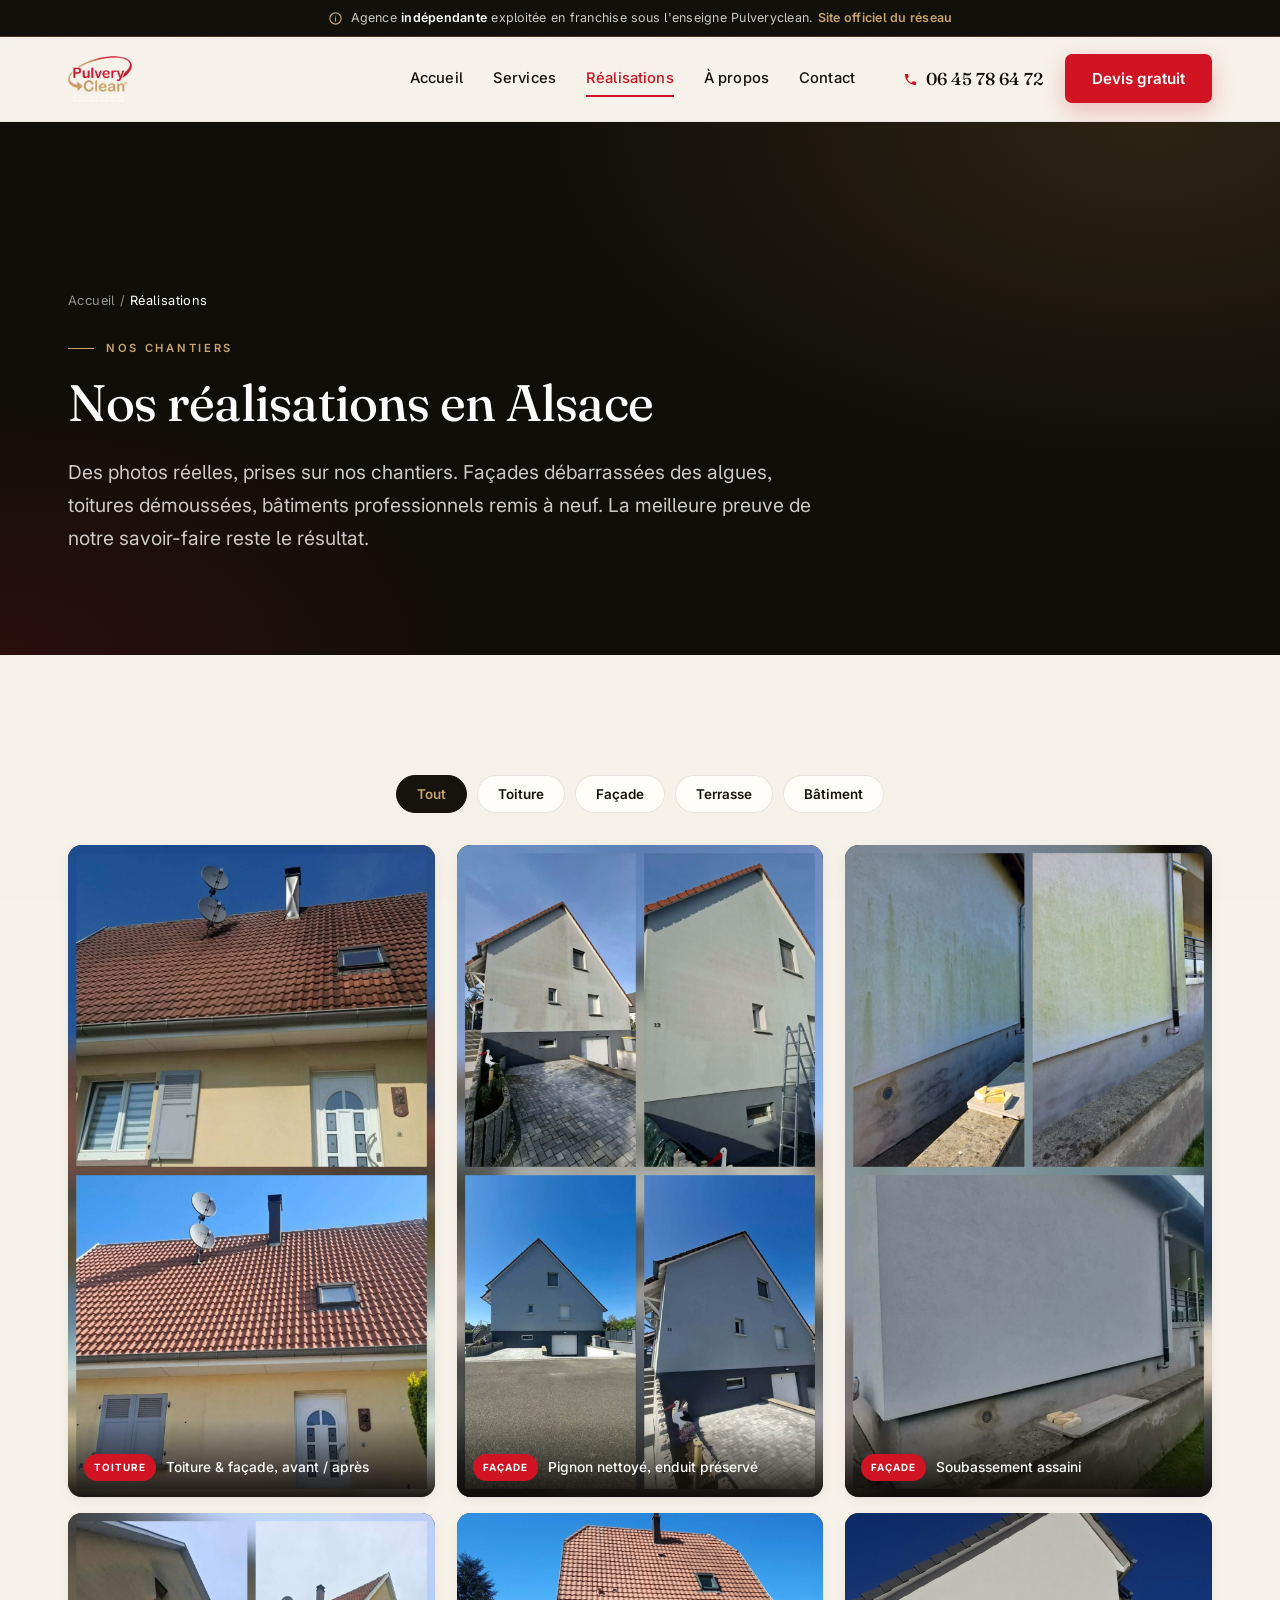
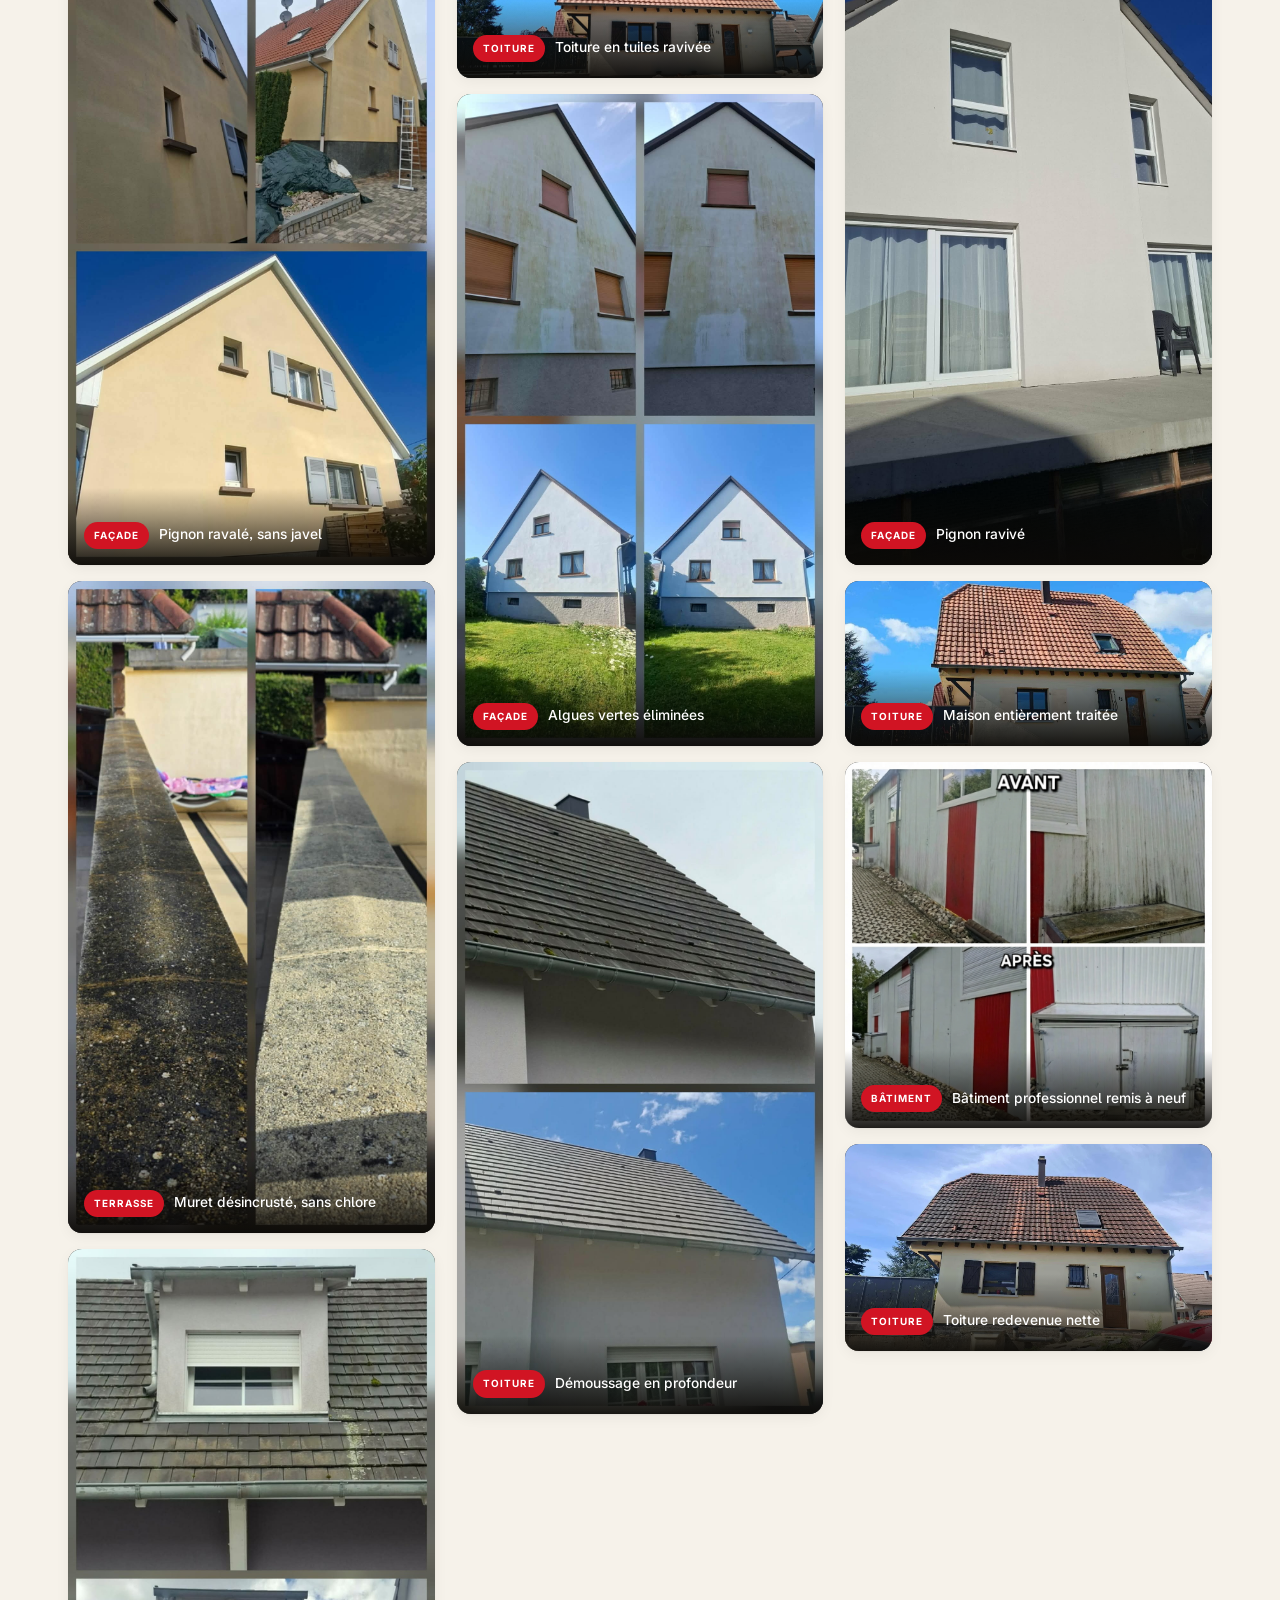
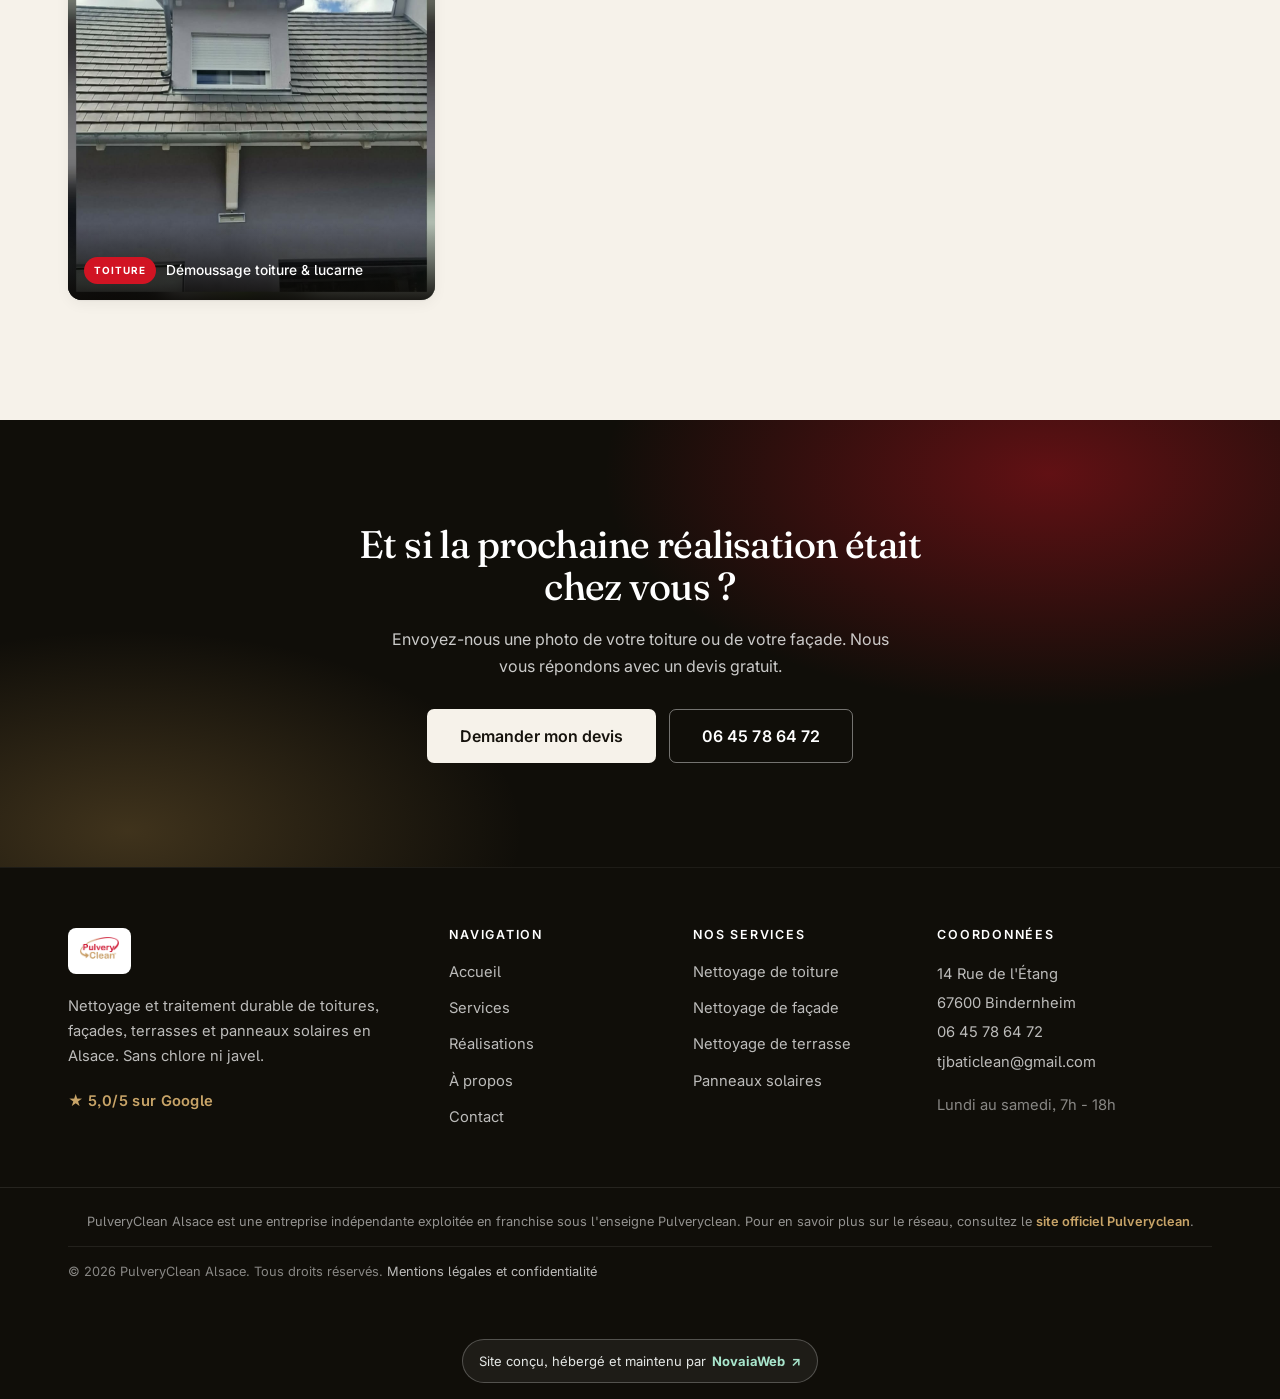
<file: realisations.html>
<!DOCTYPE html>
<html lang="fr">
<head>
<meta charset="utf-8">
<meta name="viewport" content="width=device-width, initial-scale=1">
<script>
document.documentElement.classList.add('js');
/* Filet de sécurité : si script.js ne se charge pas, on révèle quand même
   tout le contenu après le chargement pour éviter des sections vides. */
window.addEventListener('load', function () {
  setTimeout(function () {
    if (!window.__pcReady) {
      var els = document.querySelectorAll('.reveal');
      for (var i = 0; i < els.length; i++) { els[i].classList.add('is-visible'); }
    }
  }, 1800);
});
</script>

<title>Réalisations avant après en Alsace | PulveryClean Alsace</title>
<meta name="description" content="Galerie de chantiers PulveryClean Alsace, photos avant après réelles de nettoyage de façade, toiture et bâtiment en Alsace. Demandez votre devis gratuit.">
<link rel="canonical" href="https://pulveryclean-alsace.fr/realisations">
<meta name="robots" content="index, follow">
<meta name="theme-color" content="#16130d">
<link rel="alternate" hreflang="fr" href="https://pulveryclean-alsace.fr/realisations">

<meta property="og:type" content="website">
<meta property="og:locale" content="fr_FR">
<meta property="og:site_name" content="PulveryClean Alsace">
<meta property="og:title" content="Réalisations avant après en Alsace | PulveryClean Alsace">
<meta property="og:description" content="Photos avant après réelles de nos chantiers de nettoyage de façade et toiture en Alsace.">
<meta property="og:url" content="https://pulveryclean-alsace.fr/realisations">
<meta property="og:image" content="https://pulveryclean-alsace.fr/images/2.jpg">
<meta name="twitter:card" content="summary_large_image">
<meta name="twitter:title" content="Réalisations avant après en Alsace | PulveryClean Alsace">
<meta name="twitter:description" content="Photos avant après réelles de nos chantiers de nettoyage de façade et toiture en Alsace.">
<meta name="twitter:image" content="https://pulveryclean-alsace.fr/images/2.jpg">

<link rel="icon" type="image/svg+xml" href="favicon.svg">
<link rel="alternate icon" href="images/logo.webp">
<link rel="apple-touch-icon" href="images/logo.webp">

<link rel="preconnect" href="https://fonts.googleapis.com">
<link rel="preconnect" href="https://fonts.gstatic.com" crossorigin>
<link href="https://fonts.googleapis.com/css2?family=Fraunces:ital,opsz,wght@0,9..144,400;0,9..144,500;0,9..144,600;1,9..144,400&family=Inter:wght@400;500;600;700&display=swap" rel="stylesheet">

<link rel="stylesheet" href="css/style-mobile.css">
<link rel="stylesheet" href="css/style-desktop.css" media="(min-width: 1024px)">

<script type="application/ld+json">
{
  "@context": "https://schema.org",
  "@type": "BreadcrumbList",
  "itemListElement": [
    { "@type": "ListItem", "position": 1, "name": "Accueil", "item": "https://pulveryclean-alsace.fr/" },
    { "@type": "ListItem", "position": 2, "name": "Réalisations", "item": "https://pulveryclean-alsace.fr/realisations" }
  ]
}
</script>
  <link rel="stylesheet" href="/novaiaweb-credit.css">
</head>
<body>

<a class="skip-link" href="#contenu">Aller au contenu principal</a>

<!-- Mention de conformite : agence franchisee independante du reseau Pulveryclean (bandeau tout en haut) -->
<div class="franchise-bar" role="complementary" aria-label="Statut de l'agence">
  <div class="container franchise-bar-inner">
    <svg viewBox="0 0 24 24" fill="none" stroke="currentColor" stroke-width="1.8" stroke-linecap="round" stroke-linejoin="round" aria-hidden="true"><circle cx="12" cy="12" r="9"/><path d="M12 11v5"/><path d="M12 8h.01"/></svg>
    <span>Agence <strong>indépendante</strong> exploitée en franchise sous l'enseigne Pulveryclean. <a href="https://pulveryclean.fr" target="_blank" rel="noopener">Site officiel du réseau</a></span>
  </div>
</div>

<header class="site-header" id="siteHeader">
  <div class="container header-inner">
    <a href="/" class="brand" aria-label="PulveryClean Alsace, retour à l'accueil">
      <img src="images/logo.webp" alt="Logo PulveryClean Alsace, nettoyage de façade et toiture en Alsace" width="156" height="50" class="brand-logo">
    </a>
    <input type="checkbox" id="navToggle" class="nav-toggle" hidden>
    <nav class="main-nav" id="mainNav" aria-label="Navigation principale">
      <ul class="nav-list">
        <li><a href="/" class="nav-link">Accueil</a></li>
        <li><a href="/services" class="nav-link">Services</a></li>
        <li><a href="/realisations" class="nav-link is-active" aria-current="page">Réalisations</a></li>
        <li><a href="/a-propos" class="nav-link">À propos</a></li>
        <li><a href="/contact" class="nav-link">Contact</a></li>
      </ul>
      <div class="nav-actions">
        <a href="tel:+33645786472" class="nav-phone">06 45 78 64 72</a>
        <a href="/contact" class="btn btn-primary nav-cta">Devis gratuit</a>
      </div>
    </nav>
    <label for="navToggle" class="burger" id="burger" role="button" tabindex="0" aria-label="Ouvrir le menu" aria-controls="mainNav" aria-expanded="false">
      <span></span><span></span><span></span>
    </label>
  </div>
</header>

<main id="contenu">

  <section class="page-hero" aria-labelledby="page-title">
    <div class="container">
      <nav class="breadcrumb" aria-label="Fil d'Ariane">
        <a href="/">Accueil</a> <span aria-hidden="true">/</span> <span>Réalisations</span>
      </nav>
      <p class="eyebrow">Nos chantiers</p>
      <h1 id="page-title">Nos réalisations en Alsace</h1>
      <p class="page-hero-lead">Des photos réelles, prises sur nos chantiers. Façades débarrassées des algues, toitures démoussées, bâtiments professionnels remis à neuf. La meilleure preuve de notre savoir-faire reste le résultat.</p>
    </div>
  </section>

  <section class="section gallery-page" aria-label="Galerie de réalisations">
    <div class="container">

      <div class="filters" role="tablist" aria-label="Filtrer les réalisations">
        <button type="button" class="filter is-active" data-filter="all" aria-pressed="true">Tout</button>
        <button type="button" class="filter" data-filter="toiture" aria-pressed="false">Toiture</button>
        <button type="button" class="filter" data-filter="facade" aria-pressed="false">Façade</button>
        <button type="button" class="filter" data-filter="terrasse" aria-pressed="false">Terrasse</button>
        <button type="button" class="filter" data-filter="batiment" aria-pressed="false">Bâtiment</button>
      </div>

      <div class="gallery-grid" id="galleryGrid">
        <figure class="gallery-item reveal" data-cat="toiture">
          <img src="images/16.jpeg" alt="Avant après nettoyage de toiture et façade par PulveryClean Alsace en Alsace" width="1152" height="2048" loading="lazy">
          <figcaption><span class="tag">Toiture</span>Toiture &amp; façade, avant / après</figcaption>
        </figure>
        <figure class="gallery-item reveal" data-cat="facade">
          <img src="images/18.jpeg" alt="Avant après ravalement de pignon, façade crème nettoyée sans javel" width="1152" height="2048" loading="lazy">
          <figcaption><span class="tag">Façade</span>Pignon ravalé, sans javel</figcaption>
        </figure>
        <figure class="gallery-item reveal" data-cat="terrasse">
          <img src="images/21.jpeg" alt="Avant après nettoyage d'un muret de terrasse couvert d'algues, sans chlore" width="1152" height="2048" loading="lazy">
          <figcaption><span class="tag">Terrasse</span>Muret désincrusté, sans chlore</figcaption>
        </figure>
        <figure class="gallery-item reveal" data-cat="toiture">
          <img src="images/14.jpeg" alt="Avant après démoussage de toiture et lucarne par PulveryClean Alsace" width="1152" height="2048" loading="lazy">
          <figcaption><span class="tag">Toiture</span>Démoussage toiture &amp; lucarne</figcaption>
        </figure>
        <figure class="gallery-item reveal" data-cat="facade">
          <img src="images/17.jpeg" alt="Avant après nettoyage de pignon, façade assainie sans agresser l'enduit" width="1152" height="2048" loading="lazy">
          <figcaption><span class="tag">Façade</span>Pignon nettoyé, enduit préservé</figcaption>
        </figure>
        <figure class="gallery-item reveal" data-cat="toiture">
          <img src="images/11.jpg" alt="Toiture en tuiles ravivée après démoussage en Alsace" width="2046" height="920" loading="lazy">
          <figcaption><span class="tag">Toiture</span>Toiture en tuiles ravivée</figcaption>
        </figure>
        <figure class="gallery-item reveal" data-cat="facade">
          <img src="images/19.jpeg" alt="Avant après façade débarrassée des algues vertes par PulveryClean Alsace" width="1152" height="2048" loading="lazy">
          <figcaption><span class="tag">Façade</span>Algues vertes éliminées</figcaption>
        </figure>
        <figure class="gallery-item reveal" data-cat="toiture">
          <img src="images/20.jpeg" alt="Avant après démoussage de toiture en profondeur en Alsace" width="1152" height="2048" loading="lazy">
          <figcaption><span class="tag">Toiture</span>Démoussage en profondeur</figcaption>
        </figure>
        <figure class="gallery-item reveal" data-cat="facade">
          <img src="images/15.jpeg" alt="Avant après nettoyage de soubassement, vert d'eau éliminé sans javel" width="1152" height="2048" loading="lazy">
          <figcaption><span class="tag">Façade</span>Soubassement assaini</figcaption>
        </figure>
        <figure class="gallery-item reveal" data-cat="facade">
          <img src="images/13.jpg" alt="Pignon de maison ravivé après nettoyage par PulveryClean Alsace" width="1152" height="2048" loading="lazy">
          <figcaption><span class="tag">Façade</span>Pignon ravivé</figcaption>
        </figure>
        <figure class="gallery-item reveal" data-cat="toiture">
          <img src="images/9.webp" alt="Maison alsacienne avec toiture en tuiles nettoyée et façade propre" width="1366" height="607" loading="lazy">
          <figcaption><span class="tag">Toiture</span>Maison entièrement traitée</figcaption>
        </figure>
        <figure class="gallery-item reveal" data-cat="batiment">
          <img src="images/4.webp" alt="Nettoyage de bardage et bâtiment professionnel avant après en Alsace" width="800" height="600" loading="lazy">
          <figcaption><span class="tag">Bâtiment</span>Bâtiment professionnel remis à neuf</figcaption>
        </figure>
        <figure class="gallery-item reveal" data-cat="toiture">
          <img src="images/7.webp" alt="Toiture de maison nettoyée par PulveryClean Alsace" width="800" height="450" loading="lazy">
          <figcaption><span class="tag">Toiture</span>Toiture redevenue nette</figcaption>
        </figure>
      </div>

      <p class="gallery-empty" id="galleryEmpty" hidden>Aucune réalisation dans cette catégorie pour le moment.</p>
    </div>
  </section>

  <section class="cta-band" aria-label="Demander un devis">
    <div class="container cta-band-inner reveal">
      <h2>Et si la prochaine réalisation était chez vous ?</h2>
      <p>Envoyez-nous une photo de votre toiture ou de votre façade. Nous vous répondons avec un devis gratuit.</p>
      <div class="cta-band-actions">
        <a href="/contact" class="btn btn-light btn-lg">Demander mon devis</a>
        <a href="tel:+33645786472" class="btn btn-ghost-light btn-lg">06 45 78 64 72</a>
      </div>
    </div>
  </section>

</main>

<footer class="site-footer">
  <div class="container footer-grid">
    <div class="footer-col footer-brand">
      <img src="images/logo.webp" alt="PulveryClean Alsace" width="170" height="55" class="footer-logo" loading="lazy">
      <p>Nettoyage et traitement durable de toitures, façades, terrasses et panneaux solaires en Alsace. Sans chlore ni javel.</p>
      <a href="https://www.google.com/maps?cid=3999566450253373488" class="footer-google" target="_blank" rel="noopener">★ 5,0/5 sur Google</a>
    </div>
    <nav class="footer-col" aria-label="Plan du site">
      <h2 class="footer-title">Navigation</h2>
      <ul class="footer-links">
        <li><a href="/">Accueil</a></li>
        <li><a href="/services">Services</a></li>
        <li><a href="/realisations">Réalisations</a></li>
        <li><a href="/a-propos">À propos</a></li>
        <li><a href="/contact">Contact</a></li>
      </ul>
    </nav>
    <div class="footer-col">
      <h2 class="footer-title">Nos services</h2>
      <ul class="footer-links">
        <li><a href="/services#toiture">Nettoyage de toiture</a></li>
        <li><a href="/services#facade">Nettoyage de façade</a></li>
        <li><a href="/services#terrasse">Nettoyage de terrasse</a></li>
        <li><a href="/services#panneaux">Panneaux solaires</a></li>
      </ul>
    </div>
    <div class="footer-col footer-contact">
      <h2 class="footer-title">Coordonnées</h2>
      <address>
        14 Rue de l'Étang<br>
        67600 Bindernheim<br>
        <a href="tel:+33645786472">06 45 78 64 72</a><br>
        <a href="mailto:tjbaticlean@gmail.com">tjbaticlean@gmail.com</a>
      </address>
      <p class="footer-hours">Lundi au samedi, 7h - 18h</p>
    </div>
  </div>
  <div class="footer-bottom">
    <div class="container">
      <p class="footer-franchise">PulveryClean Alsace est une entreprise indépendante exploitée en franchise sous l'enseigne Pulveryclean. Pour en savoir plus sur le réseau, consultez le <a href="https://pulveryclean.fr" target="_blank" rel="noopener">site officiel Pulveryclean</a>.</p>
    </div>
    <div class="container footer-bottom-inner">
      <p>© 2026 PulveryClean Alsace. Tous droits réservés. <a href="/mentions-legales">Mentions légales et confidentialité</a></p>

    </div>
  </div>
<div class="novaiaweb-credit">
  <a href="https://novaiaweb.com/" target="_blank" rel="noopener noreferrer">
    <span>Site conçu, hébergé et maintenu par</span>
    <strong>NovaiaWeb <span aria-hidden="true">↗</span></strong>
  </a>
</div>
</footer>

<a href="tel:+33645786472" class="mobile-call" aria-label="Appeler PulveryClean Alsace au 06 45 78 64 72">
  <span class="mobile-call-icon" aria-hidden="true">📞</span> Appeler maintenant
</a>

<script src="js/script.js" defer></script>
</body>
</html>
</file>
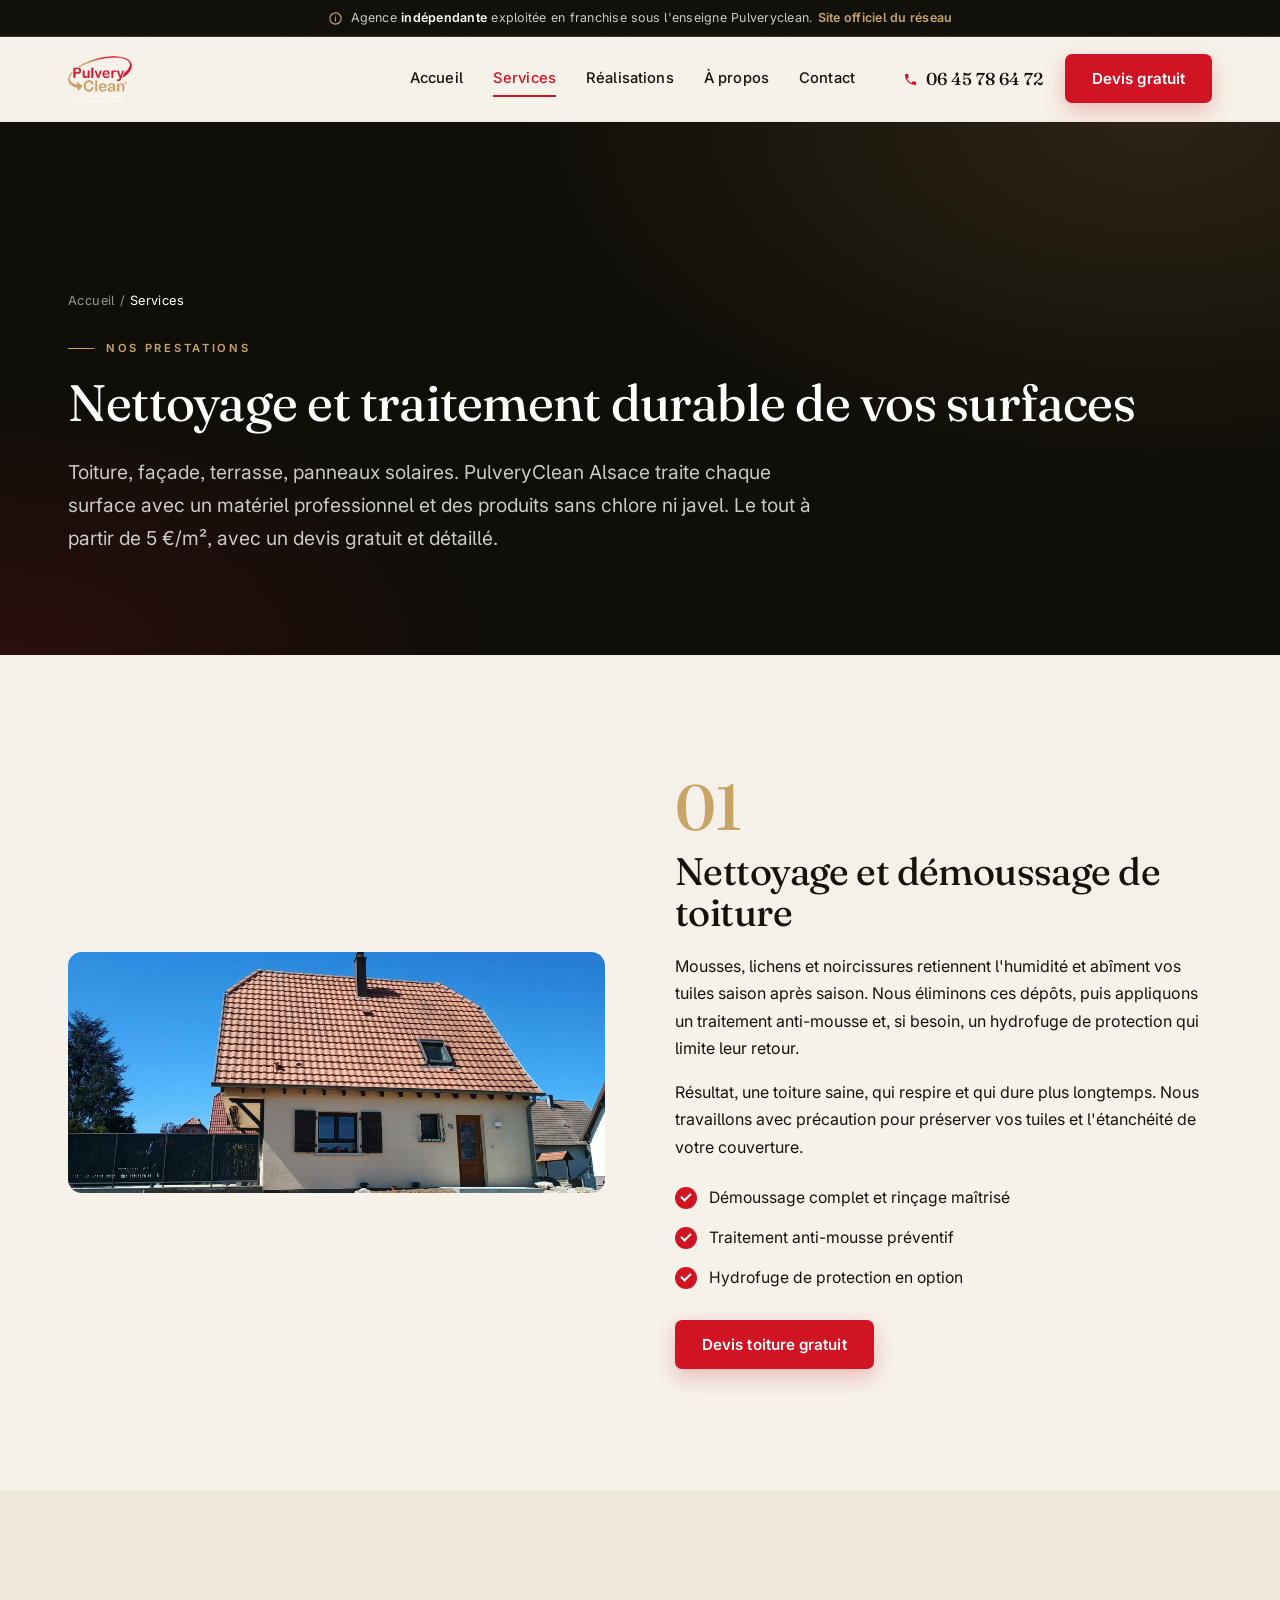
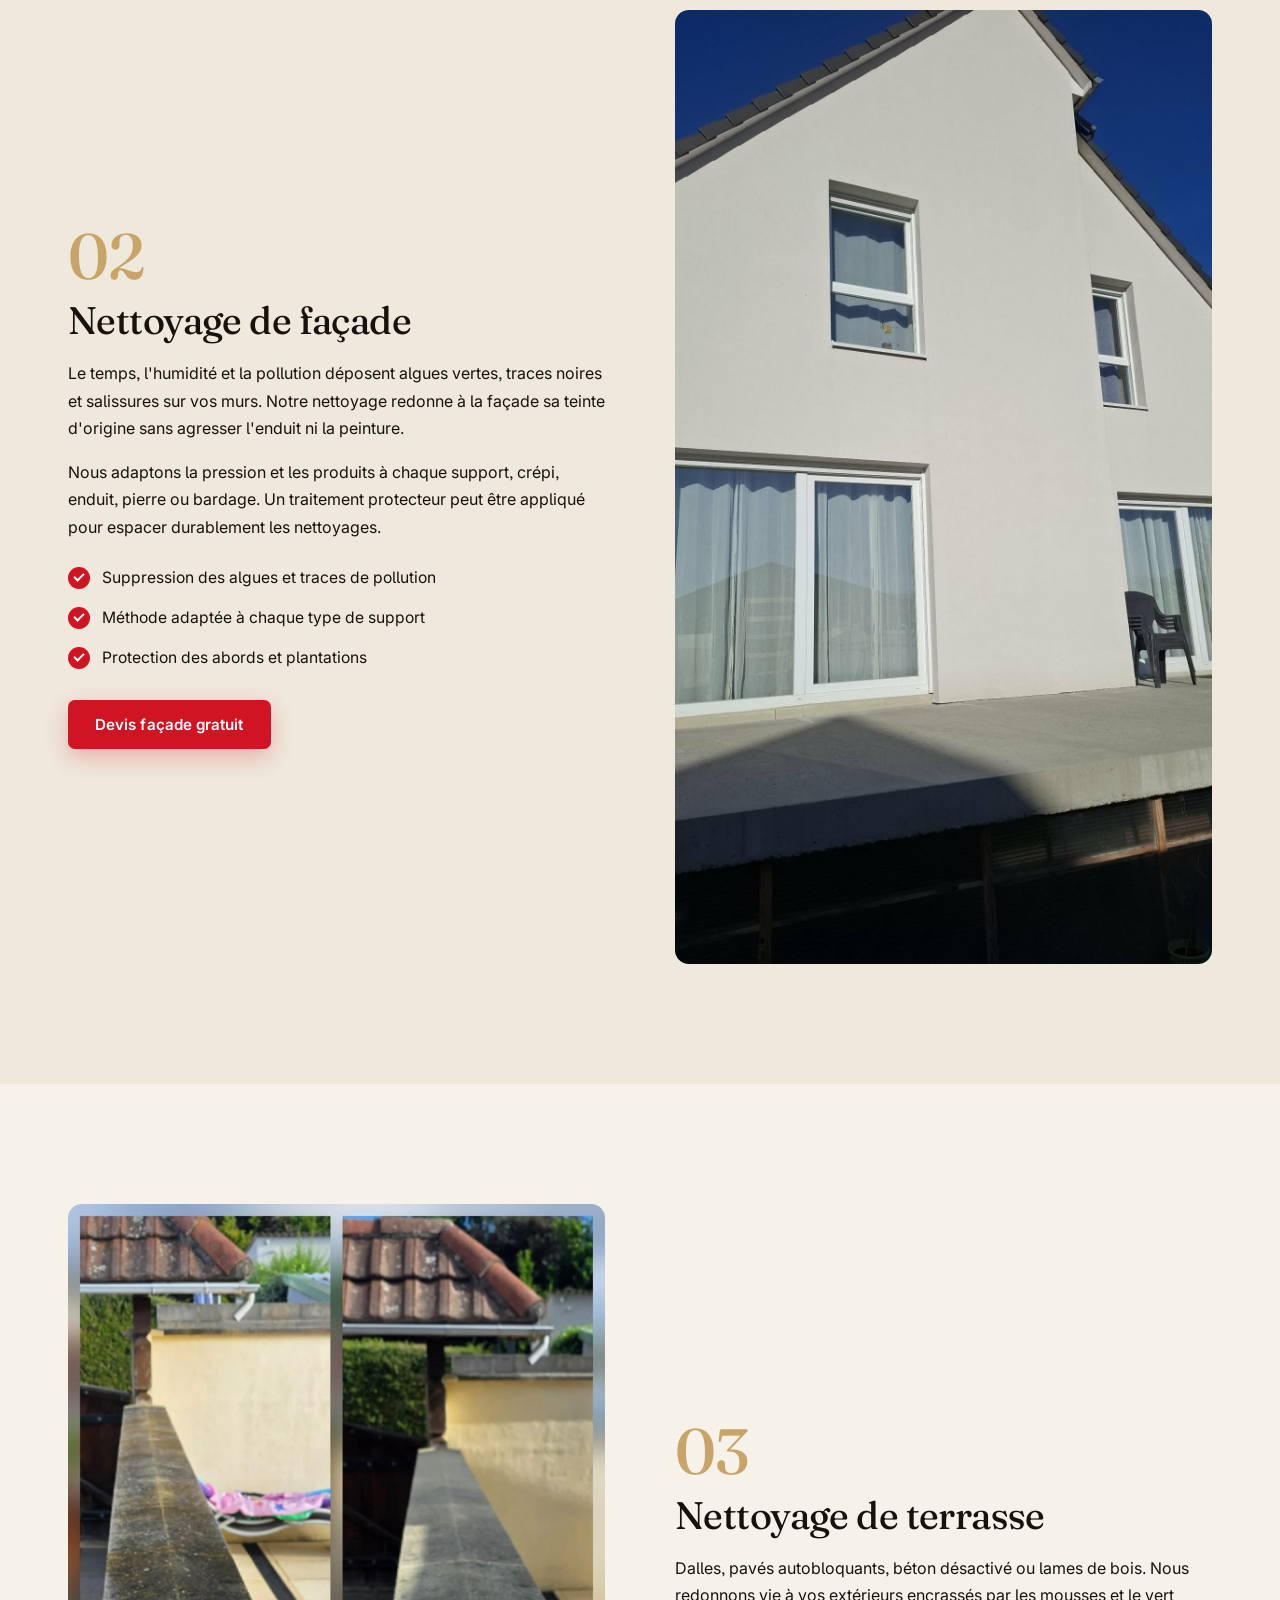
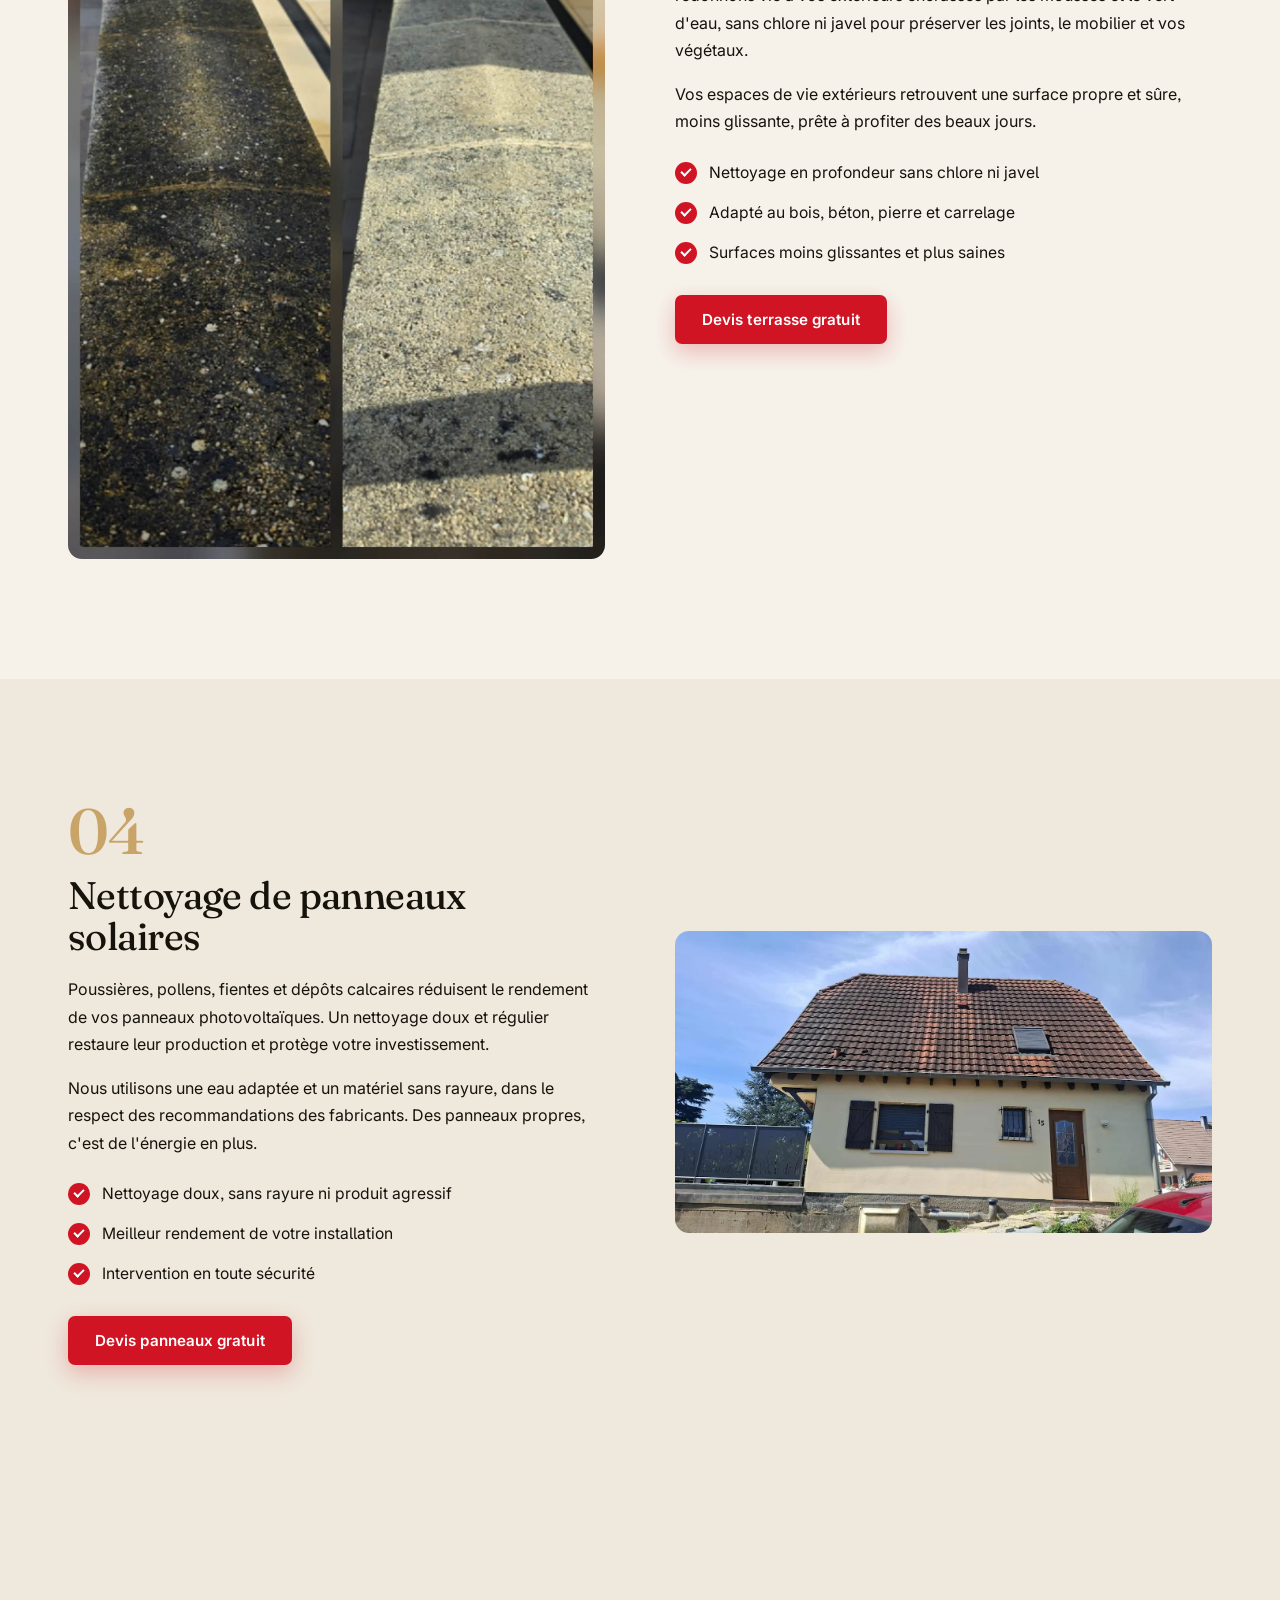
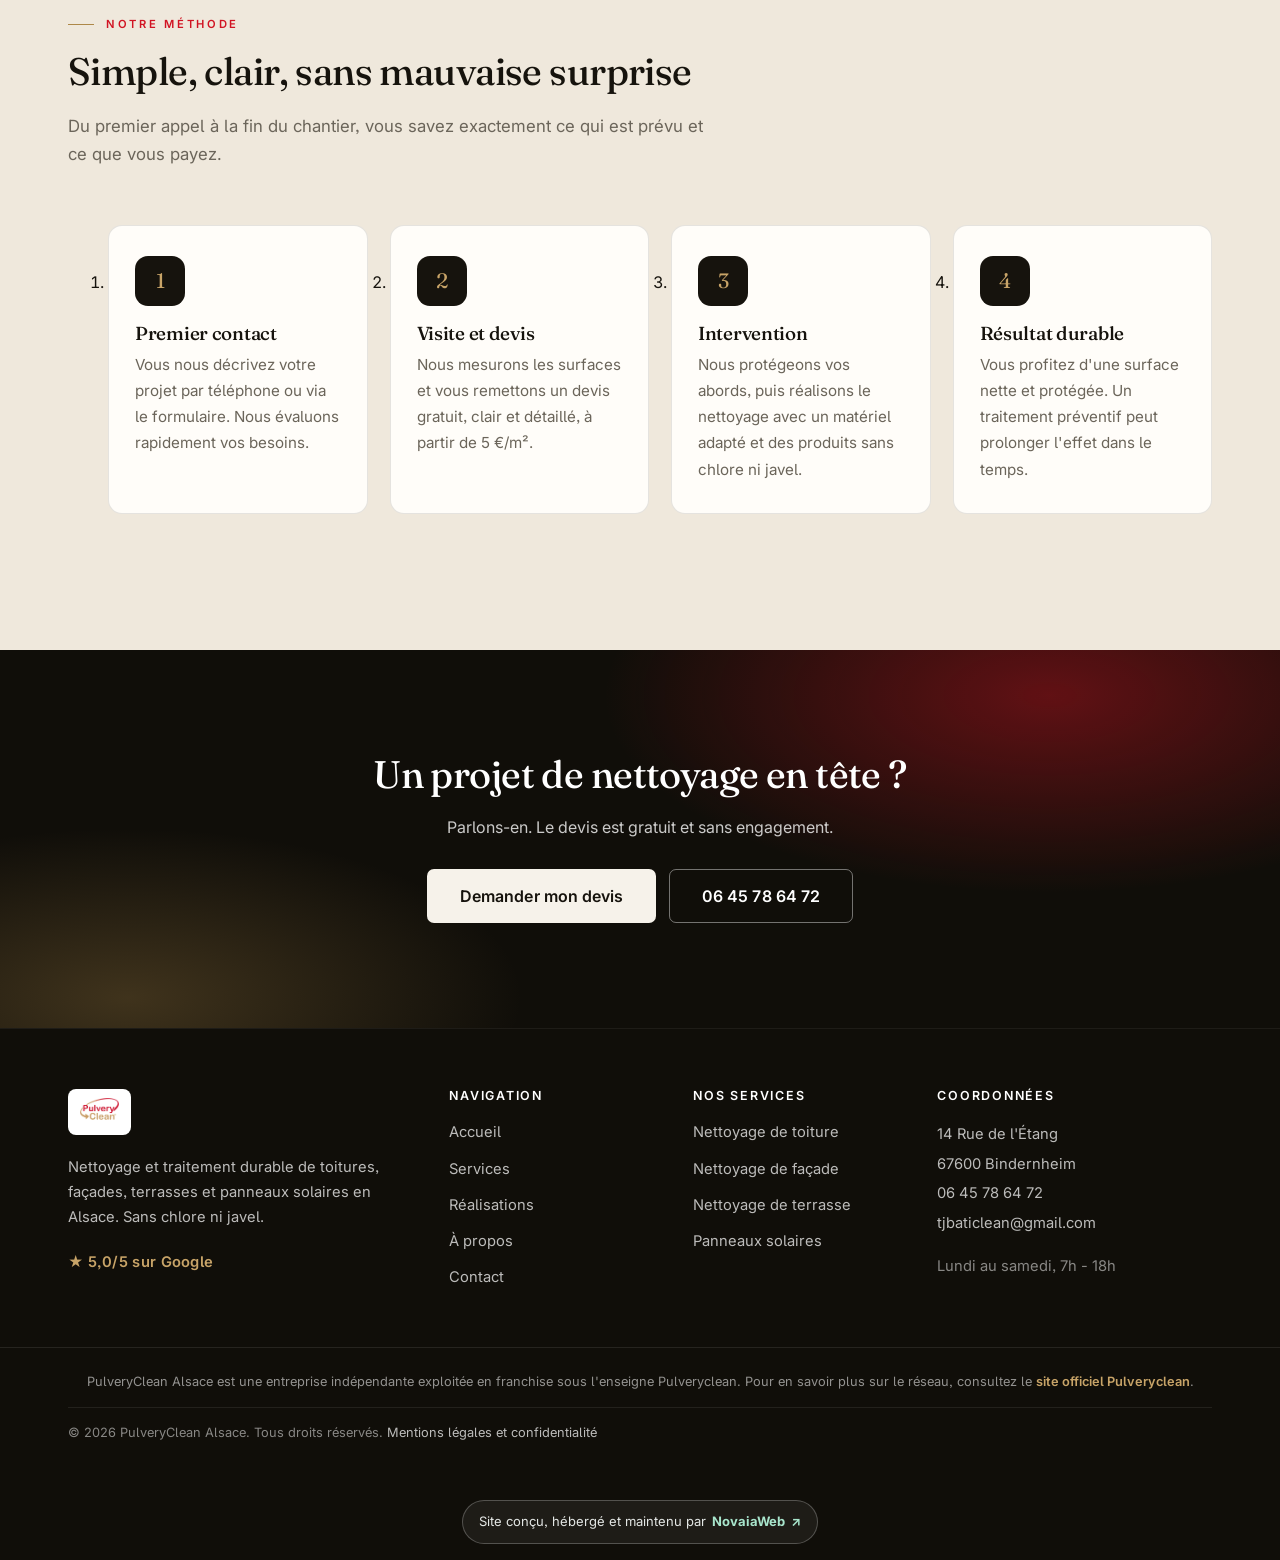
<file: services.html>
<!DOCTYPE html>
<html lang="fr">
<head>
<meta charset="utf-8">
<meta name="viewport" content="width=device-width, initial-scale=1">
<script>
document.documentElement.classList.add('js');
/* Filet de sécurité : si script.js ne se charge pas, on révèle quand même
   tout le contenu après le chargement pour éviter des sections vides. */
window.addEventListener('load', function () {
  setTimeout(function () {
    if (!window.__pcReady) {
      var els = document.querySelectorAll('.reveal');
      for (var i = 0; i < els.length; i++) { els[i].classList.add('is-visible'); }
    }
  }, 1800);
});
</script>

<title>Nos services de nettoyage à Sélestat | PulveryClean Alsace</title>
<meta name="description" content="Démoussage de toiture, nettoyage de façade, terrasse sans chlore et panneaux solaires en Alsace. Traitement durable par PulveryClean Alsace, à partir de 5€/m². Devis gratuit.">
<link rel="canonical" href="https://pulveryclean-alsace.fr/services">
<meta name="robots" content="index, follow">
<meta name="theme-color" content="#16130d">
<link rel="alternate" hreflang="fr" href="https://pulveryclean-alsace.fr/services">

<meta property="og:type" content="website">
<meta property="og:locale" content="fr_FR">
<meta property="og:site_name" content="PulveryClean Alsace">
<meta property="og:title" content="Nos services de nettoyage à Sélestat | PulveryClean Alsace">
<meta property="og:description" content="Toiture, façade, terrasse et panneaux solaires. Nettoyage durable sans chlore ni javel en Alsace.">
<meta property="og:url" content="https://pulveryclean-alsace.fr/services">
<meta property="og:image" content="https://pulveryclean-alsace.fr/images/1.jpg">
<meta name="twitter:card" content="summary_large_image">
<meta name="twitter:title" content="Nos services de nettoyage à Sélestat | PulveryClean Alsace">
<meta name="twitter:description" content="Toiture, façade, terrasse et panneaux solaires. Nettoyage durable sans chlore ni javel en Alsace.">
<meta name="twitter:image" content="https://pulveryclean-alsace.fr/images/1.jpg">

<link rel="icon" type="image/svg+xml" href="favicon.svg">
<link rel="alternate icon" href="images/logo.webp">
<link rel="apple-touch-icon" href="images/logo.webp">

<link rel="preconnect" href="https://fonts.googleapis.com">
<link rel="preconnect" href="https://fonts.gstatic.com" crossorigin>
<link href="https://fonts.googleapis.com/css2?family=Fraunces:ital,opsz,wght@0,9..144,400;0,9..144,500;0,9..144,600;1,9..144,400&family=Inter:wght@400;500;600;700&display=swap" rel="stylesheet">

<link rel="stylesheet" href="css/style-mobile.css">
<link rel="stylesheet" href="css/style-desktop.css" media="(min-width: 1024px)">

<script type="application/ld+json">
{
  "@context": "https://schema.org",
  "@type": "BreadcrumbList",
  "itemListElement": [
    { "@type": "ListItem", "position": 1, "name": "Accueil", "item": "https://pulveryclean-alsace.fr/" },
    { "@type": "ListItem", "position": 2, "name": "Services", "item": "https://pulveryclean-alsace.fr/services" }
  ]
}
</script>
<script type="application/ld+json">
{
  "@context": "https://schema.org",
  "@type": "ItemList",
  "itemListElement": [
    {
      "@type": "Service",
      "position": 1,
      "name": "Nettoyage et démoussage de toiture",
      "serviceType": "Démoussage de toiture",
      "areaServed": "Alsace",
      "provider": { "@type": "HomeAndConstructionBusiness", "name": "PulveryClean Alsace", "telephone": "+33645786472" }
    },
    {
      "@type": "Service",
      "position": 2,
      "name": "Nettoyage de façade",
      "serviceType": "Nettoyage de façade",
      "areaServed": "Alsace",
      "provider": { "@type": "HomeAndConstructionBusiness", "name": "PulveryClean Alsace", "telephone": "+33645786472" }
    },
    {
      "@type": "Service",
      "position": 3,
      "name": "Nettoyage de terrasse",
      "serviceType": "Nettoyage de terrasse sans chlore",
      "areaServed": "Alsace",
      "provider": { "@type": "HomeAndConstructionBusiness", "name": "PulveryClean Alsace", "telephone": "+33645786472" }
    },
    {
      "@type": "Service",
      "position": 4,
      "name": "Nettoyage de panneaux solaires",
      "serviceType": "Nettoyage de panneaux photovoltaïques",
      "areaServed": "Alsace",
      "provider": { "@type": "HomeAndConstructionBusiness", "name": "PulveryClean Alsace", "telephone": "+33645786472" }
    }
  ]
}
</script>
  <link rel="stylesheet" href="/novaiaweb-credit.css">
</head>
<body>

<a class="skip-link" href="#contenu">Aller au contenu principal</a>

<!-- Mention de conformite : agence franchisee independante du reseau Pulveryclean (bandeau tout en haut) -->
<div class="franchise-bar" role="complementary" aria-label="Statut de l'agence">
  <div class="container franchise-bar-inner">
    <svg viewBox="0 0 24 24" fill="none" stroke="currentColor" stroke-width="1.8" stroke-linecap="round" stroke-linejoin="round" aria-hidden="true"><circle cx="12" cy="12" r="9"/><path d="M12 11v5"/><path d="M12 8h.01"/></svg>
    <span>Agence <strong>indépendante</strong> exploitée en franchise sous l'enseigne Pulveryclean. <a href="https://pulveryclean.fr" target="_blank" rel="noopener">Site officiel du réseau</a></span>
  </div>
</div>

<header class="site-header" id="siteHeader">
  <div class="container header-inner">
    <a href="/" class="brand" aria-label="PulveryClean Alsace, retour à l'accueil">
      <img src="images/logo.webp" alt="Logo PulveryClean Alsace, nettoyage de façade et toiture en Alsace" width="156" height="50" class="brand-logo">
    </a>
    <input type="checkbox" id="navToggle" class="nav-toggle" hidden>
    <nav class="main-nav" id="mainNav" aria-label="Navigation principale">
      <ul class="nav-list">
        <li><a href="/" class="nav-link">Accueil</a></li>
        <li><a href="/services" class="nav-link is-active" aria-current="page">Services</a></li>
        <li><a href="/realisations" class="nav-link">Réalisations</a></li>
        <li><a href="/a-propos" class="nav-link">À propos</a></li>
        <li><a href="/contact" class="nav-link">Contact</a></li>
      </ul>
      <div class="nav-actions">
        <a href="tel:+33645786472" class="nav-phone">06 45 78 64 72</a>
        <a href="/contact" class="btn btn-primary nav-cta">Devis gratuit</a>
      </div>
    </nav>
    <label for="navToggle" class="burger" id="burger" role="button" tabindex="0" aria-label="Ouvrir le menu" aria-controls="mainNav" aria-expanded="false">
      <span></span><span></span><span></span>
    </label>
  </div>
</header>

<main id="contenu">

  <section class="page-hero" aria-labelledby="page-title">
    <div class="container">
      <nav class="breadcrumb" aria-label="Fil d'Ariane">
        <a href="/">Accueil</a> <span aria-hidden="true">/</span> <span>Services</span>
      </nav>
      <p class="eyebrow">Nos prestations</p>
      <h1 id="page-title">Nettoyage et traitement durable de vos surfaces</h1>
      <p class="page-hero-lead">Toiture, façade, terrasse, panneaux solaires. PulveryClean Alsace traite chaque surface avec un matériel professionnel et des produits sans chlore ni javel. Le tout à partir de 5&nbsp;€/m², avec un devis gratuit et détaillé.</p>
    </div>
  </section>

  <!-- TOITURE -->
  <section class="section service-detail" id="toiture" aria-labelledby="toiture-title">
    <div class="container split">
      <div class="split-media reveal">
        <img src="images/11.jpg" alt="Toiture en tuiles propre et démoussée par PulveryClean Alsace en Alsace" width="2046" height="920" loading="lazy">
      </div>
      <div class="split-content reveal">
        <span class="service-number">01</span>
        <h2 class="section-title" id="toiture-title">Nettoyage et démoussage de toiture</h2>
        <p>Mousses, lichens et noircissures retiennent l'humidité et abîment vos tuiles saison après saison. Nous éliminons ces dépôts, puis appliquons un traitement anti-mousse et, si besoin, un hydrofuge de protection qui limite leur retour.</p>
        <p>Résultat, une toiture saine, qui respire et qui dure plus longtemps. Nous travaillons avec précaution pour préserver vos tuiles et l'étanchéité de votre couverture.</p>
        <ul class="check-list">
          <li>Démoussage complet et rinçage maîtrisé</li>
          <li>Traitement anti-mousse préventif</li>
          <li>Hydrofuge de protection en option</li>
        </ul>
        <a href="/contact" class="btn btn-primary">Devis toiture gratuit</a>
      </div>
    </div>
  </section>

  <!-- FACADE -->
  <section class="section service-detail alt" id="facade" aria-labelledby="facade-title">
    <div class="container split reverse">
      <div class="split-media reveal">
        <img src="images/13.jpg" alt="Pignon de maison ravivé après nettoyage de façade sans javel par PulveryClean Alsace" width="1152" height="2048" loading="lazy">
      </div>
      <div class="split-content reveal">
        <span class="service-number">02</span>
        <h2 class="section-title" id="facade-title">Nettoyage de façade</h2>
        <p>Le temps, l'humidité et la pollution déposent algues vertes, traces noires et salissures sur vos murs. Notre nettoyage redonne à la façade sa teinte d'origine sans agresser l'enduit ni la peinture.</p>
        <p>Nous adaptons la pression et les produits à chaque support, crépi, enduit, pierre ou bardage. Un traitement protecteur peut être appliqué pour espacer durablement les nettoyages.</p>
        <ul class="check-list">
          <li>Suppression des algues et traces de pollution</li>
          <li>Méthode adaptée à chaque type de support</li>
          <li>Protection des abords et plantations</li>
        </ul>
        <a href="/contact" class="btn btn-primary">Devis façade gratuit</a>
      </div>
    </div>
  </section>

  <!-- TERRASSE -->
  <section class="section service-detail" id="terrasse" aria-labelledby="terrasse-title">
    <div class="container split">
      <div class="split-media reveal">
        <img src="images/21.jpeg" alt="Muret de terrasse avant après nettoyage des algues sans chlore ni javel" width="1152" height="2048" loading="lazy">
      </div>
      <div class="split-content reveal">
        <span class="service-number">03</span>
        <h2 class="section-title" id="terrasse-title">Nettoyage de terrasse</h2>
        <p>Dalles, pavés autobloquants, béton désactivé ou lames de bois. Nous redonnons vie à vos extérieurs encrassés par les mousses et le vert d'eau, sans chlore ni javel pour préserver les joints, le mobilier et vos végétaux.</p>
        <p>Vos espaces de vie extérieurs retrouvent une surface propre et sûre, moins glissante, prête à profiter des beaux jours.</p>
        <ul class="check-list">
          <li>Nettoyage en profondeur sans chlore ni javel</li>
          <li>Adapté au bois, béton, pierre et carrelage</li>
          <li>Surfaces moins glissantes et plus saines</li>
        </ul>
        <a href="/contact" class="btn btn-primary">Devis terrasse gratuit</a>
      </div>
    </div>
  </section>

  <!-- PANNEAUX -->
  <section class="section service-detail alt" id="panneaux" aria-labelledby="panneaux-title">
    <div class="container split reverse">
      <div class="split-media reveal">
        <img src="images/7.webp" alt="Maison équipée et entretenue par PulveryClean Alsace en Alsace" width="800" height="450" loading="lazy">
      </div>
      <div class="split-content reveal">
        <span class="service-number">04</span>
        <h2 class="section-title" id="panneaux-title">Nettoyage de panneaux solaires</h2>
        <p>Poussières, pollens, fientes et dépôts calcaires réduisent le rendement de vos panneaux photovoltaïques. Un nettoyage doux et régulier restaure leur production et protège votre investissement.</p>
        <p>Nous utilisons une eau adaptée et un matériel sans rayure, dans le respect des recommandations des fabricants. Des panneaux propres, c'est de l'énergie en plus.</p>
        <ul class="check-list">
          <li>Nettoyage doux, sans rayure ni produit agressif</li>
          <li>Meilleur rendement de votre installation</li>
          <li>Intervention en toute sécurité</li>
        </ul>
        <a href="/contact" class="btn btn-primary">Devis panneaux gratuit</a>
      </div>
    </div>
  </section>

  <!-- METHODE -->
  <section class="section method" aria-labelledby="method-title">
    <div class="container">
      <header class="section-head reveal">
        <p class="eyebrow">Notre méthode</p>
        <h2 class="section-title" id="method-title">Simple, clair, sans mauvaise surprise</h2>
        <p class="section-sub">Du premier appel à la fin du chantier, vous savez exactement ce qui est prévu et ce que vous payez.</p>
      </header>
      <ol class="steps">
        <li class="step reveal"><span class="step-num">1</span><h3>Premier contact</h3><p>Vous nous décrivez votre projet par téléphone ou via le formulaire. Nous évaluons rapidement vos besoins.</p></li>
        <li class="step reveal"><span class="step-num">2</span><h3>Visite et devis</h3><p>Nous mesurons les surfaces et vous remettons un devis gratuit, clair et détaillé, à partir de 5&nbsp;€/m².</p></li>
        <li class="step reveal"><span class="step-num">3</span><h3>Intervention</h3><p>Nous protégeons vos abords, puis réalisons le nettoyage avec un matériel adapté et des produits sans chlore ni javel.</p></li>
        <li class="step reveal"><span class="step-num">4</span><h3>Résultat durable</h3><p>Vous profitez d'une surface nette et protégée. Un traitement préventif peut prolonger l'effet dans le temps.</p></li>
      </ol>
    </div>
  </section>

  <section class="cta-band" aria-label="Demander un devis">
    <div class="container cta-band-inner reveal">
      <h2>Un projet de nettoyage en tête ?</h2>
      <p>Parlons-en. Le devis est gratuit et sans engagement.</p>
      <div class="cta-band-actions">
        <a href="/contact" class="btn btn-light btn-lg">Demander mon devis</a>
        <a href="tel:+33645786472" class="btn btn-ghost-light btn-lg">06 45 78 64 72</a>
      </div>
    </div>
  </section>

</main>

<footer class="site-footer">
  <div class="container footer-grid">
    <div class="footer-col footer-brand">
      <img src="images/logo.webp" alt="PulveryClean Alsace" width="170" height="55" class="footer-logo" loading="lazy">
      <p>Nettoyage et traitement durable de toitures, façades, terrasses et panneaux solaires en Alsace. Sans chlore ni javel.</p>
      <a href="https://www.google.com/maps?cid=3999566450253373488" class="footer-google" target="_blank" rel="noopener">★ 5,0/5 sur Google</a>
    </div>
    <nav class="footer-col" aria-label="Plan du site">
      <h2 class="footer-title">Navigation</h2>
      <ul class="footer-links">
        <li><a href="/">Accueil</a></li>
        <li><a href="/services">Services</a></li>
        <li><a href="/realisations">Réalisations</a></li>
        <li><a href="/a-propos">À propos</a></li>
        <li><a href="/contact">Contact</a></li>
      </ul>
    </nav>
    <div class="footer-col">
      <h2 class="footer-title">Nos services</h2>
      <ul class="footer-links">
        <li><a href="/services#toiture">Nettoyage de toiture</a></li>
        <li><a href="/services#facade">Nettoyage de façade</a></li>
        <li><a href="/services#terrasse">Nettoyage de terrasse</a></li>
        <li><a href="/services#panneaux">Panneaux solaires</a></li>
      </ul>
    </div>
    <div class="footer-col footer-contact">
      <h2 class="footer-title">Coordonnées</h2>
      <address>
        14 Rue de l'Étang<br>
        67600 Bindernheim<br>
        <a href="tel:+33645786472">06 45 78 64 72</a><br>
        <a href="mailto:tjbaticlean@gmail.com">tjbaticlean@gmail.com</a>
      </address>
      <p class="footer-hours">Lundi au samedi, 7h - 18h</p>
    </div>
  </div>
  <div class="footer-bottom">
    <div class="container">
      <p class="footer-franchise">PulveryClean Alsace est une entreprise indépendante exploitée en franchise sous l'enseigne Pulveryclean. Pour en savoir plus sur le réseau, consultez le <a href="https://pulveryclean.fr" target="_blank" rel="noopener">site officiel Pulveryclean</a>.</p>
    </div>
    <div class="container footer-bottom-inner">
      <p>© 2026 PulveryClean Alsace. Tous droits réservés. <a href="/mentions-legales">Mentions légales et confidentialité</a></p>

    </div>
  </div>
<div class="novaiaweb-credit">
  <a href="https://novaiaweb.com/" target="_blank" rel="noopener noreferrer">
    <span>Site conçu, hébergé et maintenu par</span>
    <strong>NovaiaWeb <span aria-hidden="true">↗</span></strong>
  </a>
</div>
</footer>

<a href="tel:+33645786472" class="mobile-call" aria-label="Appeler PulveryClean Alsace au 06 45 78 64 72">
  <span class="mobile-call-icon" aria-hidden="true">📞</span> Appeler maintenant
</a>

<script src="js/script.js" defer></script>
</body>
</html>
</file>
<file: css/style-mobile.css>
/* =====================================================
   PulveryClean Alsace - Design system premium
   Base mobile-first. Le fichier desktop surcharge >=1024px.
   Direction artistique : encre chaude profonde, papier crème,
   accents rouge (marque) et bronze/or utilisés avec parcimonie.
   Typographie : Fraunces (display, éditorial) + Inter (UI/texte).
   ===================================================== */

:root {
  /* ---- Couleurs ---- */
  --ink: #16130d;          /* presque noir, chaud */
  --ink-2: #2a261d;
  --muted: #6b655a;        /* gris chaud pour le texte secondaire */
  --muted-2: #948d7f;
  --paper: #f6f2ea;        /* crème de base */
  --paper-2: #efe8dc;      /* crème plus profond */
  --surface: #fffdf9;      /* surface des cartes */
  --white: #ffffff;
  --ink-deep: #100e09;     /* fonds sombres (hero, footer, cta) */

  --red: #d11423;          /* rouge marque, accent */
  --red-2: #a8101c;
  --gold: #ad8848;         /* bronze/or, détails fins */
  --gold-2: #c8a468;

  --line: rgba(22, 19, 13, 0.11);
  --line-soft: rgba(22, 19, 13, 0.055);
  --line-gold: rgba(173, 136, 72, 0.32);
  --on-dark: rgba(255, 255, 255, 0.78);
  --on-dark-soft: rgba(255, 255, 255, 0.55);

  /* ---- Typo ---- */
  --font-display: "Fraunces", "Times New Roman", Georgia, serif;
  --font-sans: "Inter", system-ui, -apple-system, "Segoe UI", sans-serif;

  /* ---- Layout ---- */
  --container: 1240px;
  --gutter: 22px;

  /* ---- Ombres (chaudes, douces, en couches) ---- */
  --shadow-sm: 0 1px 2px rgba(22, 19, 13, 0.05), 0 4px 14px rgba(22, 19, 13, 0.05);
  --shadow: 0 6px 18px rgba(22, 19, 13, 0.07), 0 20px 44px rgba(22, 19, 13, 0.08);
  --shadow-lg: 0 12px 30px rgba(22, 19, 13, 0.10), 0 36px 80px rgba(22, 19, 13, 0.16);
  --shadow-red: 0 12px 30px rgba(209, 20, 35, 0.30);

  /* ---- Animation ---- */
  --ease: cubic-bezier(0.22, 0.61, 0.36, 1);
  --ease-out: cubic-bezier(0.16, 1, 0.3, 1);
}

*, *::before, *::after { box-sizing: border-box; }

html {
  scroll-behavior: smooth;
  -webkit-text-size-adjust: 100%;
  scroll-padding-top: 88px;
}
@media (prefers-reduced-motion: reduce) { html { scroll-behavior: auto; } }

body {
  margin: 0;
  font-family: var(--font-sans);
  color: var(--ink);
  background: var(--paper);
  font-size: 16px;
  line-height: 1.72;
  font-feature-settings: "cv05" 1, "ss03" 1;
  -webkit-font-smoothing: antialiased;
  -moz-osx-font-smoothing: grayscale;
  text-rendering: optimizeLegibility;
  overflow-x: hidden;
}

/* Grain très subtil sur tout le document pour la matière */
body::before {
  content: "";
  position: fixed;
  inset: 0;
  z-index: 1;
  pointer-events: none;
  opacity: 0.035;
  background-image: url("data:image/svg+xml,%3Csvg xmlns='http://www.w3.org/2000/svg' width='160' height='160'%3E%3Cfilter id='n'%3E%3CfeTurbulence type='fractalNoise' baseFrequency='0.85' numOctaves='2' stitchTiles='stitch'/%3E%3C/filter%3E%3Crect width='100%25' height='100%25' filter='url(%23n)'/%3E%3C/svg%3E");
}

img { max-width: 100%; height: auto; display: block; }
a { color: var(--red); text-decoration: none; transition: color 0.2s ease; }
a:hover { color: var(--red-2); }

h1, h2, h3, h4 {
  font-family: var(--font-display);
  font-weight: 500;
  line-height: 1.07;
  margin: 0 0 0.5em;
  letter-spacing: -0.015em;
  color: var(--ink);
  font-optical-sizing: auto;
}

p { margin: 0 0 1rem; }
ul { margin: 0; padding: 0; list-style: none; }
strong { font-weight: 600; }

::selection { background: var(--ink); color: var(--paper); }
:focus-visible { outline: 2px solid var(--red); outline-offset: 3px; border-radius: 2px; }

/* Tout le contenu au-dessus du grain */
.site-header, main, .site-footer, .mobile-call, .scroll-progress, .topbar { position: relative; z-index: 2; }

.container { width: 100%; max-width: var(--container); margin: 0 auto; padding: 0 var(--gutter); }
.container.narrow { max-width: 840px; }

[id] { scroll-margin-top: 92px; }

.skip-link {
  position: absolute; left: -999px; top: 0;
  background: var(--ink); color: #fff; padding: 10px 16px; z-index: 400; border-radius: 0 0 6px 0;
}
.skip-link:focus { left: 0; top: 0; }

/* Barre de progression de lecture */
.scroll-progress {
  position: fixed; top: 0; left: 0; height: 2px; width: 0;
  background: linear-gradient(90deg, var(--gold), var(--red));
  z-index: 300; transition: width 0.1s linear;
}

/* ============================================================
   TYPO UTILITAIRES
   ============================================================ */
.eyebrow,
.hero-eyebrow {
  display: inline-flex;
  align-items: center;
  gap: 12px;
  font-family: var(--font-sans);
  text-transform: uppercase;
  letter-spacing: 0.24em;
  font-size: 0.7rem;
  font-weight: 600;
  color: var(--red);
  margin: 0 0 1.1rem;
}
.eyebrow::before,
.hero-eyebrow::before {
  content: "";
  width: 26px; height: 1px;
  background: var(--gold);
  display: inline-block;
  flex-shrink: 0;
}
.eyebrow .idx { color: var(--gold); font-variant-numeric: tabular-nums; }

.section-title { font-size: clamp(1.95rem, 7vw, 2.4rem); font-weight: 460; }
.section-title .accent { color: var(--red); }
.section-sub { color: var(--muted); max-width: 58ch; font-size: 1.05rem; line-height: 1.7; }

.section { padding: 68px 0; position: relative; }
.section-head { margin-bottom: 40px; max-width: 720px; }
.section.center .section-head,
.section-head.center { text-align: center; margin-left: auto; margin-right: auto; }
.section-head.center .eyebrow { justify-content: center; }
.section-head.center .section-sub { margin-left: auto; margin-right: auto; }
.section-cta { margin-top: 40px; }
.section.center .section-cta { text-align: center; }

.lead { font-size: 1.12rem; color: var(--muted); line-height: 1.72; }

/* ============================================================
   BOUTONS
   ============================================================ */
.btn {
  position: relative;
  display: inline-flex;
  align-items: center;
  justify-content: center;
  gap: 10px;
  font-family: var(--font-sans);
  font-weight: 600;
  letter-spacing: 0.005em;
  font-size: 0.95rem;
  padding: 15px 26px;
  border: 1px solid transparent;
  border-radius: 7px;
  cursor: pointer;
  overflow: hidden;
  text-align: center;
  line-height: 1.15;
  transition: transform 0.45s var(--ease-out), box-shadow 0.4s var(--ease), background 0.3s ease, color 0.3s ease, border-color 0.3s ease;
  will-change: transform;
}
.btn::after {
  content: "";
  position: absolute;
  top: 0; left: -130%;
  width: 55%; height: 100%;
  background: linear-gradient(100deg, transparent, rgba(255, 255, 255, 0.28), transparent);
  transform: skewX(-18deg);
  transition: left 0.7s var(--ease);
  pointer-events: none;
}
.btn:hover::after { left: 140%; }

.btn-primary { background: var(--red); color: #fff; box-shadow: 0 8px 22px rgba(209, 20, 35, 0.26); }
.btn-primary:hover { background: var(--red-2); color: #fff; transform: translateY(-3px); box-shadow: var(--shadow-red); }

.btn-outline { background: transparent; color: var(--ink); border-color: rgba(22, 19, 13, 0.22); }
.btn-outline:hover { background: var(--ink); color: var(--paper); transform: translateY(-3px); border-color: var(--ink); }

.btn-dark { background: var(--ink); color: var(--paper); }
.btn-dark:hover { background: var(--ink-2); color: #fff; transform: translateY(-3px); box-shadow: var(--shadow); }

.btn-ghost { background: rgba(255, 255, 255, 0.04); color: #fff; border-color: rgba(255, 255, 255, 0.4); backdrop-filter: blur(4px); }
.btn-ghost:hover { background: #fff; color: var(--ink); transform: translateY(-3px); border-color: #fff; }

.btn-light { background: var(--paper); color: var(--ink); }
.btn-light:hover { background: #fff; color: var(--ink); transform: translateY(-3px); box-shadow: 0 12px 30px rgba(0, 0, 0, 0.25); }

.btn-ghost-light { background: transparent; color: #fff; border-color: rgba(255, 255, 255, 0.42); }
.btn-ghost-light:hover { background: rgba(255, 255, 255, 0.1); color: #fff; transform: translateY(-3px); border-color: rgba(255, 255, 255, 0.7); }

.btn-lg { padding: 17px 32px; font-size: 1rem; }
.btn-block { width: 100%; }
.btn .ico { width: 17px; height: 17px; stroke: currentColor; }

/* lien fléché premium */
.arrow-link {
  display: inline-flex; align-items: center; gap: 9px;
  font-family: var(--font-sans); font-weight: 600; font-size: 0.92rem;
  color: var(--ink); letter-spacing: 0.01em;
}
.arrow-link::after {
  content: ""; width: 18px; height: 8px; flex-shrink: 0;
  background: currentColor;
  -webkit-mask: url("data:image/svg+xml,%3Csvg xmlns='http://www.w3.org/2000/svg' viewBox='0 0 18 8'%3E%3Cpath d='M0 4h15M11 1l4 3-4 3' fill='none' stroke='black' stroke-width='1.4'/%3E%3C/svg%3E") no-repeat center / contain;
  mask: url("data:image/svg+xml,%3Csvg xmlns='http://www.w3.org/2000/svg' viewBox='0 0 18 8'%3E%3Cpath d='M0 4h15M11 1l4 3-4 3' fill='none' stroke='black' stroke-width='1.4'/%3E%3C/svg%3E") no-repeat center / contain;
  color: var(--red);
  transition: transform 0.3s var(--ease);
}
.arrow-link:hover { color: var(--red); }
.arrow-link:hover::after { transform: translateX(5px); }

/* ============================================================
   TOPBAR (annonce / réassurance)
   ============================================================ */
.topbar {
  background: var(--ink-deep);
  color: var(--on-dark);
  font-size: 0.78rem;
  letter-spacing: 0.02em;
  border-bottom: 1px solid rgba(255, 255, 255, 0.08);
}
.topbar-inner { display: flex; align-items: center; justify-content: center; gap: 10px; min-height: 38px; padding: 6px 0; text-align: center; }
.topbar .gold { color: var(--gold-2); }
.topbar-stars { color: var(--gold-2); letter-spacing: 1px; }
.topbar-sep { opacity: 0.3; }
.topbar .hide-sm { display: none; }

/* ---- Mention de conformite franchise (sous le header) ---- */
.franchise-bar {
  background: var(--ink-deep);
  border-bottom: 1px solid var(--line-gold);
  color: var(--on-dark);
  font-size: 0.78rem;
  letter-spacing: 0.02em;
}
.franchise-bar-inner {
  display: flex; align-items: center; justify-content: center;
  gap: 8px; min-height: 36px; padding: 7px 0; text-align: center; flex-wrap: wrap;
}
.franchise-bar svg { width: 15px; height: 15px; color: var(--gold-2); flex-shrink: 0; }
.franchise-bar strong { color: #fff; font-weight: 600; }
.franchise-bar a { color: var(--gold-2); font-weight: 600; white-space: nowrap; }
.franchise-bar a:hover { text-decoration: underline; }

/* ============================================================
   HEADER
   ============================================================ */
.site-header {
  position: sticky; top: 0; z-index: 100;
  background: rgba(246, 242, 234, 0.82);
  backdrop-filter: blur(14px) saturate(1.2);
  -webkit-backdrop-filter: blur(14px) saturate(1.2);
  border-bottom: 1px solid var(--line-soft);
  transition: box-shadow 0.4s ease, background 0.4s ease, border-color 0.4s ease;
}
.site-header.scrolled { box-shadow: 0 8px 30px rgba(22, 19, 13, 0.07); background: rgba(248, 245, 239, 0.94); border-color: var(--line); }

.header-inner { display: flex; align-items: center; justify-content: space-between; min-height: 68px; position: relative; }
.brand { display: inline-flex; align-items: center; }
.brand-logo { width: auto; height: 40px; }

.main-nav {
  display: none;
  position: absolute; top: 100%; left: 0; right: 0;
  background: var(--surface); flex-direction: column;
  padding: 12px 22px 26px;
  border-bottom: 1px solid var(--line);
  box-shadow: var(--shadow);
}
.nav-toggle:checked ~ .main-nav { display: flex; animation: navDrop 0.35s var(--ease); }
@keyframes navDrop { from { opacity: 0; transform: translateY(-10px); } to { opacity: 1; transform: none; } }

.nav-list { display: flex; flex-direction: column; }
.nav-link {
  display: block; font-family: var(--font-sans); font-weight: 500;
  letter-spacing: 0.01em; color: var(--ink);
  padding: 14px 4px; border-bottom: 1px solid var(--line-soft); font-size: 1.02rem;
}
.nav-link.is-active { color: var(--red); }

.nav-actions { display: flex; flex-direction: column; gap: 14px; margin-top: 20px; }
.nav-phone {
  font-family: var(--font-display); font-size: 1.4rem; color: var(--ink); text-align: center;
  letter-spacing: 0; font-weight: 500;
}
.nav-cta { width: 100%; }

.burger { display: flex; flex-direction: column; justify-content: center; gap: 5px; width: 46px; height: 46px; padding: 12px; cursor: pointer; margin-right: -10px; }
.burger span { display: block; height: 1.6px; width: 100%; background: var(--ink); border-radius: 2px; transition: transform 0.35s var(--ease), opacity 0.2s ease; }
.nav-toggle:checked ~ .burger span:nth-child(1) { transform: translateY(6.6px) rotate(45deg); }
.nav-toggle:checked ~ .burger span:nth-child(2) { opacity: 0; }
.nav-toggle:checked ~ .burger span:nth-child(3) { transform: translateY(-6.6px) rotate(-45deg); }

/* ============================================================
   HERO
   ============================================================ */
.hero {
  position: relative; min-height: 92vh; display: flex; align-items: flex-end;
  overflow: hidden; color: #fff; background: var(--ink-deep);
}
.hero-media { position: absolute; inset: 0; z-index: 0; }
.hero-media img { width: 100%; height: 100%; object-fit: cover; object-position: 50% 42%; }
.hero-overlay {
  position: absolute; inset: 0; z-index: 1;
  background:
    linear-gradient(to top, rgba(12, 10, 7, 0.95) 0%, rgba(12, 10, 7, 0.88) 24%, rgba(12, 10, 7, 0.66) 48%, rgba(12, 10, 7, 0.36) 72%, rgba(12, 10, 7, 0.26) 100%),
    radial-gradient(135% 95% at 8% 100%, rgba(12, 10, 7, 0.6), transparent 62%);
}
.hero-content { position: relative; z-index: 2; padding-top: 92px; padding-bottom: 52px; max-width: 760px; }
.hero-eyebrow { color: #e7c98a; text-shadow: 0 1px 2px rgba(0, 0, 0, 0.6), 0 2px 16px rgba(0, 0, 0, 0.55); }
.hero-eyebrow::before { background: #e7c98a; box-shadow: 0 1px 3px rgba(0, 0, 0, 0.5); }
.hero-title {
  font-size: clamp(2.4rem, 9.5vw, 3.1rem);
  font-weight: 450; color: #fff; margin-bottom: 22px;
  letter-spacing: -0.02em; line-height: 1.04;
  text-shadow: 0 2px 30px rgba(0, 0, 0, 0.5), 0 1px 4px rgba(0, 0, 0, 0.3);
}
.hero-title .line { display: block; }
.hero-title em { font-style: italic; font-weight: 400; color: var(--gold-2); }
.hero-lead { color: rgba(255, 255, 255, 0.86); max-width: 52ch; font-size: 1.08rem; line-height: 1.68; text-shadow: 0 1px 16px rgba(0, 0, 0, 0.45); }

.hero-cta { display: flex; flex-direction: column; gap: 12px; margin: 28px 0 26px; }
.hero-assur { display: flex; flex-wrap: wrap; gap: 8px 18px; margin-bottom: 30px; font-size: 0.84rem; color: rgba(255, 255, 255, 0.7); }
.hero-assur li { display: inline-flex; align-items: center; gap: 7px; }
.hero-assur li::before { content: ""; width: 15px; height: 15px; flex-shrink: 0; background: var(--gold-2); -webkit-mask: url("data:image/svg+xml,%3Csvg xmlns='http://www.w3.org/2000/svg' viewBox='0 0 16 16'%3E%3Cpath d='M2 8.5l4 4 8-9' fill='none' stroke='black' stroke-width='2' stroke-linecap='round' stroke-linejoin='round'/%3E%3C/svg%3E") no-repeat center/contain; mask: url("data:image/svg+xml,%3Csvg xmlns='http://www.w3.org/2000/svg' viewBox='0 0 16 16'%3E%3Cpath d='M2 8.5l4 4 8-9' fill='none' stroke='black' stroke-width='2' stroke-linecap='round' stroke-linejoin='round'/%3E%3C/svg%3E") no-repeat center/contain; }

.hero-stats { display: flex; flex-wrap: wrap; gap: 20px 0; border-top: 1px solid rgba(255, 255, 255, 0.16); padding-top: 26px; }
.hero-stats li { display: flex; flex-direction: column; padding: 0 22px; flex: 1 1 30%; }
.hero-stats li:first-child { padding-left: 0; }
.hero-stats li + li { border-left: 1px solid rgba(255, 255, 255, 0.16); }
.hero-stats strong { font-family: var(--font-display); font-weight: 500; font-size: 2rem; color: #fff; line-height: 1; letter-spacing: -0.01em; }
.hero-stats span { font-size: 0.76rem; color: rgba(255, 255, 255, 0.66); margin-top: 8px; line-height: 1.4; letter-spacing: 0.01em; }

.hero-scroll { display: none; }

/* ============================================================
   BANDEAU CONFIANCE
   ============================================================ */
.trust-bar { background: var(--ink-deep); color: #fff; padding: 26px 0; border-bottom: 1px solid rgba(255, 255, 255, 0.07); }
.trust-grid { display: grid; grid-template-columns: 1fr 1fr; gap: 22px 18px; }
.trust-item { display: flex; align-items: center; gap: 12px; font-size: 0.9rem; font-weight: 500; color: rgba(255, 255, 255, 0.9); }
.trust-item p { margin: 0; line-height: 1.35; }
.trust-icon { color: var(--gold-2); display: inline-flex; flex-shrink: 0; }
.trust-icon svg { width: 22px; height: 22px; stroke: var(--gold-2); fill: none; }

/* ============================================================
   AUTORITÉ / CHIFFRES
   ============================================================ */
.authority { background: var(--paper); }
.authority .split { align-items: center; }
.stats-grid { display: grid; grid-template-columns: 1fr 1fr; gap: 1px; background: var(--line); border: 1px solid var(--line); border-radius: 12px; overflow: hidden; }
.stat { background: var(--surface); padding: 26px 20px; text-align: center; }
.stat-num { font-family: var(--font-display); font-weight: 500; font-size: clamp(2.2rem, 9vw, 2.9rem); line-height: 1; color: var(--ink); letter-spacing: -0.02em; display: block; }
.stat-num .unit { color: var(--red); }
.stat-label { font-size: 0.82rem; color: var(--muted); margin-top: 10px; line-height: 1.4; letter-spacing: 0.01em; }

/* ============================================================
   PROBLÈMES
   ============================================================ */
.problems { background: var(--paper-2); }
.problem-grid { display: grid; gap: 16px; }
.problem-card {
  background: var(--surface); border: 1px solid var(--line); border-radius: 12px;
  padding: 26px 24px; display: flex; gap: 16px; align-items: flex-start;
  transition: transform 0.35s var(--ease), box-shadow 0.35s var(--ease), border-color 0.35s ease;
}
.problem-card:hover { transform: translateY(-4px); box-shadow: var(--shadow); border-color: var(--line-gold); }
.problem-ico {
  flex-shrink: 0; width: 46px; height: 46px; border-radius: 10px;
  background: rgba(209, 20, 35, 0.07); color: var(--red);
  display: inline-flex; align-items: center; justify-content: center;
}
.problem-ico svg { width: 24px; height: 24px; stroke: currentColor; fill: none; }
.problem-card h3 { font-size: 1.18rem; margin-bottom: 6px; font-weight: 500; }
.problem-card p { margin: 0; color: var(--muted); font-size: 0.96rem; }
.problems-note {
  margin-top: 34px; padding: 22px 24px; border-left: 2px solid var(--gold);
  background: var(--surface); border-radius: 0 10px 10px 0;
  font-family: var(--font-display); font-size: 1.15rem; line-height: 1.45; color: var(--ink); font-style: italic;
}

/* ============================================================
   CARTES SERVICES
   ============================================================ */
.cards-grid { display: grid; grid-template-columns: 1fr; gap: 18px; }
.card {
  position: relative; background: var(--surface); border: 1px solid var(--line); border-radius: 14px;
  padding: 32px 28px; overflow: hidden;
  transition: transform 0.4s var(--ease), box-shadow 0.4s var(--ease), border-color 0.4s ease;
}
.card::before {
  content: ""; position: absolute; inset: 0; border-radius: 14px; padding: 1px;
  background: linear-gradient(150deg, var(--gold-2), transparent 40%);
  -webkit-mask: linear-gradient(#000 0 0) content-box, linear-gradient(#000 0 0);
  -webkit-mask-composite: xor; mask-composite: exclude;
  opacity: 0; transition: opacity 0.4s ease; pointer-events: none;
}
.card:hover { transform: translateY(-7px); box-shadow: var(--shadow-lg); border-color: transparent; }
.card:hover::before { opacity: 1; }
.card-icon {
  display: inline-flex; align-items: center; justify-content: center;
  width: 60px; height: 60px; border-radius: 13px; background: var(--paper);
  border: 1px solid var(--line); color: var(--red); font-size: 1.5rem; margin-bottom: 22px;
  transition: background 0.4s var(--ease), color 0.4s var(--ease), transform 0.4s var(--ease);
}
.card-icon svg { width: 30px; height: 30px; stroke: currentColor; fill: none; }
.card:hover .card-icon { background: var(--ink); color: var(--gold-2); border-color: var(--ink); transform: translateY(-2px); }
.card h3 { font-size: 1.32rem; font-weight: 500; margin-bottom: 10px; }
.card p { color: var(--muted); margin-bottom: 18px; font-size: 0.97rem; }
.card-link {
  font-family: var(--font-sans); font-weight: 600; font-size: 0.86rem;
  color: var(--ink); display: inline-flex; align-items: center; gap: 7px;
}
.card-link::after { content: "→"; color: var(--red); transition: transform 0.25s ease; }
.card-link:hover { color: var(--red); }
.card-link:hover::after { transform: translateX(4px); }

/* ============================================================
   SPLIT 2 COLONNES
   ============================================================ */
.split { display: flex; flex-direction: column; gap: 34px; }
.split-media { position: relative; }
.split-media img { width: 100%; border-radius: 14px; }
.split-content .section-title { margin-top: 8px; }

/* cadre média premium avec liseré + carte flottante */
.media-frame { position: relative; border-radius: 16px; overflow: hidden; box-shadow: var(--shadow); }
.media-frame img { border-radius: 16px; }
.media-badge {
  position: absolute; left: 18px; bottom: 18px; z-index: 2;
  background: rgba(16, 14, 9, 0.78); backdrop-filter: blur(8px);
  border: 1px solid rgba(255, 255, 255, 0.12); border-radius: 12px;
  padding: 12px 16px; color: #fff; display: flex; align-items: center; gap: 12px;
}
.media-badge .mb-num { font-family: var(--font-display); font-size: 1.5rem; line-height: 1; color: var(--gold-2); }
.media-badge .mb-txt { font-size: 0.74rem; color: rgba(255, 255, 255, 0.82); line-height: 1.35; }

.check-list { margin: 24px 0 28px; display: grid; gap: 13px; }
.check-list li { position: relative; padding-left: 34px; color: var(--ink); font-size: 0.98rem; }
.check-list li::before {
  content: ""; position: absolute; left: 0; top: 2px; width: 22px; height: 22px; border-radius: 50%;
  background: var(--red);
  -webkit-mask: none;
}
.check-list li::after {
  content: ""; position: absolute; left: 6px; top: 8px; width: 10px; height: 6px;
  border-left: 2px solid #fff; border-bottom: 2px solid #fff; transform: rotate(-45deg);
}

.about-home { background: var(--paper-2); }

.founders { display: grid; gap: 16px; margin-top: 26px; }
.founder { background: var(--surface); border: 1px solid var(--line); border-left: 2px solid var(--gold); border-radius: 0 12px 12px 0; padding: 20px 22px; }
.founder h3 { font-size: 1.2rem; margin-bottom: 3px; font-weight: 500; }
.founder-role { color: var(--red); font-size: 0.74rem; text-transform: uppercase; letter-spacing: 0.12em; margin-bottom: 9px; font-family: var(--font-sans); font-weight: 600; }
.founder p:last-child { margin-bottom: 0; color: var(--muted); font-size: 0.94rem; }

/* signature pour la section "à propos" */
.about-sign { display: flex; align-items: center; gap: 16px; margin-top: 24px; }
.about-sign .sign-name { font-family: var(--font-display); font-size: 1.4rem; color: var(--ink); line-height: 1; }
.about-sign .sign-role { font-size: 0.8rem; color: var(--muted); margin-top: 4px; }

/* ============================================================
   RÉSULTATS / TRANSFORMATIONS
   ============================================================ */
.results { background: var(--ink-deep); color: #fff; overflow: hidden; }
.results .section-title { color: #fff; }
.results .eyebrow { color: var(--gold-2); }
.results .eyebrow::before { background: var(--gold-2); }
.results .section-sub { color: rgba(255, 255, 255, 0.72); }
.case-grid { display: grid; grid-template-columns: 1fr; gap: 18px; }
.case {
  position: relative; border-radius: 14px; overflow: hidden; background: #0c0a07;
  border: 1px solid rgba(255, 255, 255, 0.09);
}
.case-media { position: relative; overflow: hidden; }
.case-media img { width: 100%; display: block; transition: transform 0.7s var(--ease); }
.case:hover .case-media img { transform: scale(1.05); }
.case-tag {
  position: absolute; top: 14px; left: 14px; z-index: 2;
  background: rgba(16, 14, 9, 0.72); backdrop-filter: blur(6px); color: var(--gold-2);
  border: 1px solid rgba(200, 164, 104, 0.4); border-radius: 999px;
  font-size: 0.68rem; font-weight: 600; letter-spacing: 0.1em; text-transform: uppercase; padding: 6px 13px;
}
.case-body { padding: 18px 20px 22px; display: flex; align-items: flex-end; justify-content: space-between; gap: 14px; }
.case-body h3 { font-size: 1.1rem; margin: 0 0 3px; font-weight: 500; color: #fff; }
.case-body p { margin: 0; font-size: 0.84rem; color: rgba(255, 255, 255, 0.6); }
.case-ba { font-family: var(--font-sans); font-size: 0.66rem; font-weight: 700; letter-spacing: 0.12em; color: var(--gold-2); text-transform: uppercase; white-space: nowrap; }
.results .section-cta .arrow-link { color: #fff; }

/* ---- Comparateur avant / après interactif ---- */
.ba { max-width: 920px; margin: 0 auto 22px; }
.ba-slider {
  position: relative; width: 100%; aspect-ratio: 16 / 9; overflow: hidden;
  border-radius: 16px; box-shadow: var(--shadow-lg); background: #0c0a07;
  --pos: 50%; touch-action: pan-y; isolation: isolate;
}
.ba-slider img { position: absolute; inset: 0; width: 100%; height: 100%; object-fit: cover; display: block; }
.ba-after { z-index: 1; }
.ba-before-wrap { position: absolute; inset: 0; z-index: 2; clip-path: inset(0 calc(100% - var(--pos)) 0 0); }
.ba-handle {
  position: absolute; top: 0; bottom: 0; left: var(--pos); z-index: 3;
  width: 2px; background: #fff; transform: translateX(-1px); pointer-events: none;
  box-shadow: 0 0 0 1px rgba(0,0,0,0.15), 0 0 14px rgba(0,0,0,0.35);
}
.ba-handle::after {
  content: ""; position: absolute; top: 50%; left: 50%; transform: translate(-50%, -50%);
  width: 46px; height: 46px; border-radius: 50%; background: #fff;
  box-shadow: var(--shadow);
  background-image: url("data:image/svg+xml,%3Csvg xmlns='http://www.w3.org/2000/svg' width='30' height='14' viewBox='0 0 30 14'%3E%3Cpath d='M8 1 2 7l6 6M22 1l6 6-6 6' fill='none' stroke='%2316130d' stroke-width='1.6' stroke-linecap='round' stroke-linejoin='round'/%3E%3C/svg%3E");
  background-repeat: no-repeat; background-position: center;
}
.ba-range {
  position: absolute; inset: 0; z-index: 4; width: 100%; height: 100%; margin: 0;
  opacity: 0; cursor: ew-resize; -webkit-appearance: none; appearance: none; background: transparent;
}
.ba-range:focus-visible { outline: none; }
.ba-slider:focus-within .ba-handle::after { box-shadow: var(--shadow), 0 0 0 4px rgba(209,20,35,0.5); }
.ba-range::-webkit-slider-thumb { -webkit-appearance: none; width: 46px; height: 240px; cursor: ew-resize; }
.ba-range::-moz-range-thumb { width: 46px; height: 240px; border: 0; background: transparent; cursor: ew-resize; }
.ba-label {
  position: absolute; top: 14px; z-index: 3; pointer-events: none;
  font-family: var(--font-sans); font-size: 0.64rem; font-weight: 700; letter-spacing: 0.14em;
  text-transform: uppercase; color: #fff; background: rgba(16,14,9,0.62);
  backdrop-filter: blur(5px); padding: 6px 12px; border-radius: 999px; border: 1px solid rgba(255,255,255,0.16);
}
.ba-label-before { left: 14px; }
.ba-label-after { right: 14px; color: var(--gold-2); }
.ba-caption {
  display: flex; align-items: center; justify-content: center; gap: 10px; flex-wrap: wrap;
  margin-top: 16px; color: rgba(255,255,255,0.62); font-size: 0.86rem;
}
.ba-caption .ba-hint { display: inline-flex; align-items: center; gap: 7px; color: var(--gold-2); font-weight: 600; }
.ba-caption .ba-hint::before {
  content: ""; width: 17px; height: 12px; background: var(--gold-2);
  -webkit-mask: url("data:image/svg+xml,%3Csvg xmlns='http://www.w3.org/2000/svg' width='30' height='14' viewBox='0 0 30 14'%3E%3Cpath d='M8 1 2 7l6 6M22 1l6 6-6 6' fill='none' stroke='black' stroke-width='2' stroke-linecap='round' stroke-linejoin='round'/%3E%3C/svg%3E") no-repeat center/contain;
  mask: url("data:image/svg+xml,%3Csvg xmlns='http://www.w3.org/2000/svg' width='30' height='14' viewBox='0 0 30 14'%3E%3Cpath d='M8 1 2 7l6 6M22 1l6 6-6 6' fill='none' stroke='black' stroke-width='2' stroke-linecap='round' stroke-linejoin='round'/%3E%3C/svg%3E") no-repeat center/contain;
}

/* ---- Preuves avant / après (composites) ---- */
.ba-proofs { display: grid; grid-template-columns: 1fr; gap: 18px; margin-top: 44px; }
.ba-proof {
  margin: 0; position: relative; border-radius: 14px; overflow: hidden; background: #0c0a07;
  border: 1px solid rgba(255,255,255,0.09); box-shadow: var(--shadow);
}
.ba-proof img { width: 100%; height: auto; display: block; }
.ba-proof figcaption {
  display: flex; align-items: center; gap: 10px; padding: 14px 18px;
  font-size: 0.86rem; color: rgba(255,255,255,0.78);
}
.ba-proof .case-tag { position: static; }

/* ============================================================
   PROCESSUS
   ============================================================ */
.process { background: var(--paper); }
.steps { display: grid; gap: 18px; counter-reset: step; }
.step {
  position: relative; background: var(--surface); border: 1px solid var(--line); border-radius: 14px;
  padding: 30px 26px; transition: transform 0.35s var(--ease), box-shadow 0.35s var(--ease), border-color 0.35s ease;
}
.step:hover { transform: translateY(-5px); box-shadow: var(--shadow); border-color: var(--line-gold); }
.step-num {
  display: inline-flex; align-items: center; justify-content: center;
  width: 50px; height: 50px; border-radius: 13px; background: var(--ink); color: var(--gold-2);
  font-family: var(--font-display); font-size: 1.3rem; margin-bottom: 18px; letter-spacing: -0.01em;
}
.step h3 { font-size: 1.18rem; font-weight: 500; margin-bottom: 8px; }
.step p { color: var(--muted); margin: 0; font-size: 0.95rem; }

/* ============================================================
   AVIS
   ============================================================ */
.reviews { background: var(--paper-2); overflow: hidden; }
.reviews .section-head { margin-bottom: 30px; }
.reviews-score { display: inline-flex; flex-direction: column; align-items: center; gap: 5px; margin-top: 18px; }
.score-stars { color: var(--gold-2); font-size: 1.4rem; letter-spacing: 3px; }
.score-value { font-family: var(--font-display); font-size: 1.6rem; color: var(--ink); font-weight: 500; }
.score-meta { color: var(--muted); font-size: 0.85rem; }

/* Mobile / tablette : carrousel à défilement tactile natif.
   Volontairement SANS masque CSS, SANS width:max-content et SANS animation,
   car ce trio peut rester invisible sur iOS Safari (bug de composition).
   Le marquee animé élégant est restauré sur desktop (style-desktop.css). */
.reviews-marquee {
  position: relative; margin-top: 6px;
  overflow-x: auto; overflow-y: hidden;
  -webkit-overflow-scrolling: touch;
  scroll-snap-type: x mandatory;
  scrollbar-width: none;
}
.reviews-marquee::-webkit-scrollbar { display: none; }
.reviews-track { display: flex; padding: 12px 22px; }
.review-card[aria-hidden="true"] { display: none; } /* doublons réservés à la boucle desktop */
@keyframes reviewScroll { from { transform: translateX(-50%); } to { transform: translateX(0); } }
.review-card {
  flex: 0 0 290px; margin-right: 18px; background: var(--surface);
  border: 1px solid var(--line); border-radius: 14px; padding: 28px 24px 22px;
  position: relative; display: flex; flex-direction: column; box-shadow: var(--shadow-sm);
  scroll-snap-align: center;
}
.review-card::before {
  content: "\201C"; position: absolute; top: 10px; right: 20px;
  font-family: var(--font-display); font-size: 3.4rem; line-height: 1; color: rgba(173, 136, 72, 0.2);
}
.review-card-stars { color: var(--gold-2); letter-spacing: 2px; font-size: 0.95rem; margin-bottom: 13px; }
.review-card-text { color: var(--ink-2); font-size: 0.95rem; line-height: 1.62; margin: 0 0 16px; }
.review-card-foot { display: flex; flex-direction: column; margin: auto 0 0; padding-top: 14px; border-top: 1px solid var(--line-soft); }
.review-card-author { font-family: var(--font-display); font-size: 1.05rem; color: var(--ink); font-weight: 500; }
.review-card-date { font-size: 0.78rem; color: var(--muted-2); }
@media (prefers-reduced-motion: reduce) { .reviews-track { animation: none; } .reviews-marquee { overflow-x: auto; } }

.google-badge {
  display: inline-flex; align-items: center; gap: 10px; margin-top: 8px;
  background: var(--surface); border: 1px solid var(--line); border-radius: 999px; padding: 9px 18px;
  font-size: 0.84rem; color: var(--ink); font-weight: 500; box-shadow: var(--shadow-sm);
}
.google-badge .g-stars { color: var(--gold-2); letter-spacing: 1px; }
.google-badge strong { font-family: var(--font-display); }

/* ============================================================
   FAQ
   ============================================================ */
.faq { background: var(--paper); }
.faq-wrap { display: grid; gap: 0; max-width: 820px; margin: 0 auto; border-top: 1px solid var(--line); }
.faq-item { border-bottom: 1px solid var(--line); }
.faq-q {
  width: 100%; background: none; border: 0; cursor: pointer; text-align: left;
  display: flex; align-items: center; justify-content: space-between; gap: 18px;
  padding: 24px 4px; font-family: var(--font-display); font-size: 1.16rem; font-weight: 500;
  color: var(--ink); line-height: 1.3;
}
.faq-q:hover { color: var(--red); }
.faq-icon { position: relative; flex-shrink: 0; width: 22px; height: 22px; }
.faq-icon::before, .faq-icon::after { content: ""; position: absolute; background: var(--red); border-radius: 2px; transition: transform 0.35s var(--ease); }
.faq-icon::before { top: 10px; left: 0; width: 22px; height: 2px; }
.faq-icon::after { top: 0; left: 10px; width: 2px; height: 22px; }
.faq-item.open .faq-icon::after { transform: scaleY(0); }
.faq-a { overflow: hidden; max-height: 0; transition: max-height 0.4s var(--ease); }
.faq-a-inner { padding: 0 4px 26px; color: var(--muted); font-size: 0.98rem; line-height: 1.7; max-width: 64ch; }
.faq-a-inner p { margin: 0; }

/* ============================================================
   ZONE
   ============================================================ */
.zone { background: var(--paper-2); }
.zone-list { display: grid; grid-template-columns: 1fr 1fr; gap: 11px 16px; margin-top: 24px; }
.zone-list li { position: relative; padding-left: 22px; color: var(--ink); font-size: 0.96rem; }
.zone-list li::before { content: ""; position: absolute; left: 0; top: 9px; width: 7px; height: 7px; border-radius: 50%; background: var(--gold); }
.map-frame { width: 100%; height: 320px; border: 0; border-radius: 16px; box-shadow: var(--shadow); filter: grayscale(0.25) contrast(1.03); }
.map-frame-lg { height: 380px; }
.map-wrap { margin-top: 36px; }

/* ============================================================
   CONTACT
   ============================================================ */
.contact-home { background: var(--paper); }
.contact-coords { display: grid; gap: 15px; margin: 26px 0; }
.contact-coords li { display: flex; flex-direction: column; border-bottom: 1px solid var(--line-soft); padding-bottom: 13px; }
.contact-coords li a { color: var(--ink); }
.contact-coords li a:hover { color: var(--red); }
.coord-label { font-family: var(--font-sans); text-transform: uppercase; letter-spacing: 0.12em; font-size: 0.68rem; color: var(--red); margin-bottom: 4px; font-weight: 600; }

.contact-form { background: var(--surface); border: 1px solid var(--line); box-shadow: var(--shadow); padding: 28px 24px; border-radius: 16px; }
.field { margin-bottom: 18px; }
.field label { display: block; font-family: var(--font-sans); font-weight: 600; font-size: 0.82rem; margin-bottom: 8px; color: var(--ink); letter-spacing: 0.01em; }
.field input, .field textarea {
  width: 100%; font-family: var(--font-sans); font-size: 1rem; padding: 14px 16px;
  border: 1px solid var(--line); border-radius: 9px; background: var(--paper); color: var(--ink);
  transition: border-color 0.2s ease, box-shadow 0.2s ease, background 0.2s ease;
}
.field input::placeholder, .field textarea::placeholder { color: var(--muted-2); }
.field input:focus, .field textarea:focus { outline: none; border-color: var(--red); background: var(--surface); box-shadow: 0 0 0 4px rgba(209, 20, 35, 0.1); }
.field textarea { resize: vertical; min-height: 120px; }
.form-hp { position: absolute; left: -9999px; height: 0; overflow: hidden; }
.form-note { font-size: 0.8rem; color: var(--muted); margin: 16px 0 0; }
.form-success { background: #eef7ef; border: 1px solid #bfe1c5; border-left: 3px solid #2e9c46; color: #1d7a33; padding: 16px 18px; margin-bottom: 22px; font-weight: 500; border-radius: 0 9px 9px 0; }

.contact-cards { display: grid; gap: 14px; margin-bottom: 8px; }
.contact-card { background: var(--surface); border: 1px solid var(--line); border-top: 2px solid var(--red); padding: 20px 22px; border-radius: 0 0 12px 12px; }
.contact-card h3 { font-size: 1.15rem; margin-bottom: 2px; font-weight: 500; }
.contact-card p { margin: 4px 0; }
.contact-card a { color: var(--ink); }
.contact-card a:hover { color: var(--red); }

.hours-block { margin-top: 28px; }
.hours-block h3 { font-size: 1.24rem; font-weight: 500; }
.hours-list { display: grid; gap: 9px; margin: 14px 0; }
.hours-list li { display: flex; justify-content: space-between; border-bottom: 1px solid var(--line-soft); padding-bottom: 9px; color: var(--ink); }
.hours-list li span:last-child { color: var(--muted); font-weight: 500; }
.hours-note { font-size: 0.86rem; color: var(--muted); }

/* ============================================================
   SERVICE DETAIL (page services)
   ============================================================ */
.service-detail.alt { background: var(--paper-2); }
.service-number {
  font-family: var(--font-display); font-size: 3rem; color: var(--gold-2);
  display: block; line-height: 1; margin-bottom: 12px; letter-spacing: -0.02em; font-weight: 500;
}

/* Sections propres aux sous-pages (rythme visuel) */
.method { background: var(--paper-2); }
.values { background: var(--paper-2); }

/* ============================================================
   GALERIE (page réalisations)
   ============================================================ */
.gallery-grid { columns: 1; column-gap: 16px; }
.gallery-item { margin: 0 0 16px; break-inside: avoid; position: relative; overflow: hidden; border-radius: 14px; background: #0c0a07; box-shadow: var(--shadow-sm); display: block; }
.gallery-item img { width: 100%; transition: transform 0.6s var(--ease); display: block; }
.gallery-item:hover img { transform: scale(1.05); }
.gallery-item figcaption {
  position: absolute; left: 0; right: 0; bottom: 0;
  background: linear-gradient(to top, rgba(12, 10, 7, 0.92), rgba(12, 10, 7, 0));
  color: #fff; font-family: var(--font-sans); font-weight: 500; font-size: 0.86rem;
  padding: 34px 16px 16px; display: flex; align-items: center; gap: 10px;
}
.tag { background: var(--red); color: #fff; font-size: 0.62rem; font-weight: 700; padding: 5px 10px; letter-spacing: 0.1em; text-transform: uppercase; border-radius: 999px; }
.filters { display: flex; flex-wrap: wrap; gap: 10px; margin-bottom: 32px; justify-content: center; }
.filter {
  font-family: var(--font-sans); font-weight: 600; font-size: 0.84rem; padding: 10px 20px;
  background: var(--surface); border: 1px solid var(--line); color: var(--ink); cursor: pointer;
  border-radius: 999px; transition: background 0.25s ease, color 0.25s ease, border-color 0.25s ease;
}
.filter:hover { border-color: var(--gold); color: var(--red); }
.filter.is-active { background: var(--ink); color: var(--gold-2); border-color: var(--ink); }
.gallery-empty { text-align: center; color: var(--muted); padding: 30px 0; }

/* ============================================================
   PAGE HERO (sous-pages)
   ============================================================ */
.page-hero { background: var(--ink-deep); color: #fff; padding: 116px 0 56px; position: relative; overflow: hidden; }
.page-hero::before { content: ""; position: absolute; inset: 0; background: radial-gradient(90% 120% at 90% 0%, rgba(173, 136, 72, 0.18), transparent 55%), radial-gradient(70% 90% at 0% 100%, rgba(209, 20, 35, 0.14), transparent 55%); pointer-events: none; }
.page-hero > .container { position: relative; z-index: 1; }
.page-hero h1 { font-size: clamp(2.1rem, 8vw, 2.7rem); color: #fff; font-weight: 460; }
.page-hero .eyebrow { color: var(--gold-2); }
.page-hero .eyebrow::before { background: var(--gold-2); }
.page-hero-lead { color: rgba(255, 255, 255, 0.78); max-width: 64ch; font-size: 1.08rem; }
.breadcrumb { font-size: 0.8rem; color: rgba(255, 255, 255, 0.55); margin-bottom: 18px; letter-spacing: 0.03em; }
.breadcrumb a { color: rgba(255, 255, 255, 0.55); }
.breadcrumb a:hover { color: var(--gold-2); }
.breadcrumb span:last-child { color: #fff; }

/* ============================================================
   CTA BAND
   ============================================================ */
.cta-band { background: var(--ink-deep); color: #fff; padding: 64px 0; position: relative; overflow: hidden; }
.cta-band::before { content: ""; position: absolute; inset: 0; background: radial-gradient(60% 90% at 82% 12%, rgba(209, 20, 35, 0.42), transparent 58%), radial-gradient(55% 80% at 10% 92%, rgba(173, 136, 72, 0.3), transparent 56%); pointer-events: none; }
.cta-band-inner { position: relative; z-index: 1; text-align: center; max-width: 720px; margin: 0 auto; }
.cta-band h2 { color: #fff; font-size: clamp(1.7rem, 6vw, 2.2rem); font-weight: 460; }
.cta-band p { color: rgba(255, 255, 255, 0.78); max-width: 52ch; margin: 0 auto; }
.cta-band-actions { display: flex; flex-direction: column; gap: 12px; margin-top: 28px; }

/* ============================================================
   LEGAL
   ============================================================ */
.legal h2 { font-size: 1.42rem; color: var(--ink); margin-top: 38px; font-weight: 500; }
.legal h2:first-child { margin-top: 0; }
.legal p { color: var(--muted); }
.legal-list { display: grid; gap: 8px; margin: 12px 0 0; }
.legal-list li { padding-left: 20px; position: relative; color: var(--muted); }
.legal-list li::before { content: ""; position: absolute; left: 0; top: 10px; width: 6px; height: 6px; border-radius: 50%; background: var(--gold); }
.legal-back { margin-top: 42px; }

/* ============================================================
   FOOTER
   ============================================================ */
.site-footer { background: var(--ink-deep); color: rgba(255, 255, 255, 0.72); padding-top: 60px; font-size: 0.92rem; border-top: 1px solid rgba(255, 255, 255, 0.06); }
.footer-grid { display: grid; grid-template-columns: 1fr; gap: 34px; padding-bottom: 42px; }
.footer-logo { width: auto; height: 46px; background: #fff; padding: 9px 12px; border-radius: 8px; }
.footer-brand p { margin: 20px 0; line-height: 1.7; max-width: 38ch; }
.footer-google { display: inline-flex; align-items: center; gap: 8px; color: var(--gold-2); font-family: var(--font-sans); font-weight: 600; letter-spacing: 0.02em; }
.footer-google:hover { color: #fff; }
.footer-title { font-family: var(--font-sans); font-size: 0.78rem; text-transform: uppercase; letter-spacing: 0.14em; color: #fff; margin-bottom: 18px; font-weight: 600; }
.footer-links { display: grid; gap: 11px; }
.footer-links a { color: rgba(255, 255, 255, 0.72); }
.footer-links a:hover { color: var(--gold-2); padding-left: 5px; }
.footer-contact address { font-style: normal; line-height: 2; }
.footer-contact a { color: rgba(255, 255, 255, 0.72); }
.footer-contact a:hover { color: var(--gold-2); }
.footer-hours { margin-top: 16px; color: rgba(255, 255, 255, 0.5); }

.footer-bottom { border-top: 1px solid rgba(255, 255, 255, 0.09); padding: 24px 0; }
.footer-bottom-inner { display: flex; flex-direction: column; gap: 8px; font-size: 0.8rem; color: rgba(255, 255, 255, 0.5); text-align: center; }
.footer-bottom a { color: rgba(255, 255, 255, 0.72); }
.footer-bottom a:hover { color: var(--gold-2); }
.footer-credit a { color: var(--gold-2); font-weight: 600; }
.footer-franchise { margin: 0 0 14px; padding-bottom: 14px; border-bottom: 1px solid rgba(255, 255, 255, 0.08); font-size: 0.8rem; line-height: 1.6; color: var(--on-dark-soft); text-align: center; }
.footer-franchise a { color: var(--gold-2); font-weight: 600; }

/* ============================================================
   BOUTON APPEL MOBILE
   ============================================================ */
.mobile-call {
  position: fixed; left: 14px; right: 14px; bottom: 14px; z-index: 90;
  display: flex; align-items: center; justify-content: center; gap: 10px;
  background: var(--red); color: #fff; font-family: var(--font-sans); font-weight: 600;
  letter-spacing: 0.02em; padding: 15px; border-radius: 12px;
  box-shadow: 0 10px 30px rgba(209, 20, 35, 0.4);
}
.mobile-call:hover { color: #fff; background: var(--red-2); }
.mobile-call-icon { display: inline-flex; }
.mobile-call-icon svg { width: 18px; height: 18px; fill: currentColor; }
body { padding-bottom: 76px; }

/* ============================================================
   REVEAL (animations au scroll, si JS actif)
   ============================================================ */
.js .reveal { opacity: 0; transform: translateY(28px); transition: opacity 0.8s var(--ease-out), transform 0.8s var(--ease-out); }
.js .reveal.is-visible { opacity: 1; transform: none; }
.js .reveal.d1 { transition-delay: 0.08s; }
.js .reveal.d2 { transition-delay: 0.16s; }
.js .reveal.d3 { transition-delay: 0.24s; }
.js .reveal.d4 { transition-delay: 0.32s; }
@media (prefers-reduced-motion: reduce) { .js .reveal { opacity: 1; transform: none; transition: none; } }

/* ============================================================
   TABLETTE (>= 600px)
   ============================================================ */
@media (min-width: 600px) {
  .hero-cta { flex-direction: row; flex-wrap: wrap; }
  .cta-band-actions { flex-direction: row; justify-content: center; }
  .cards-grid { grid-template-columns: 1fr 1fr; }
  .gallery-grid { columns: 2; }
  .ba-proofs { grid-template-columns: repeat(3, 1fr); }
  .case-grid { grid-template-columns: 1fr 1fr; }
  .trust-grid { grid-template-columns: repeat(4, 1fr); }
  .steps { grid-template-columns: 1fr 1fr; }
  .problem-grid { grid-template-columns: 1fr 1fr; }
  .stats-grid { grid-template-columns: repeat(4, 1fr); }
  .contact-cards { grid-template-columns: 1fr 1fr; }
  .footer-grid { grid-template-columns: 1fr 1fr; }
  .topbar .hide-sm { display: inline; }
}

/* ============================================================
   TABLETTE LARGE (>= 768px)
   ============================================================ */
@media (min-width: 768px) {
  .section { padding: 92px 0; }
  .page-hero { padding: 132px 0 66px; }
  .founders { grid-template-columns: 1fr 1fr; }
}
</file>
<file: css/style-desktop.css>
/* =====================================================
   PulveryClean Alsace - Surcharges desktop premium
   Chargé via media="(min-width: 1024px)".
   ===================================================== */

.container { padding: 0 48px; }
:root { --gutter: 48px; }

/* ============ Header ============ */
.header-inner { min-height: 84px; }
.brand-logo { height: 46px; }
.burger { display: none; }

.main-nav {
  display: flex; flex-direction: row; align-items: center; gap: 34px;
  position: static; padding: 0; border: 0; box-shadow: none; background: transparent; animation: none;
}
.nav-list { flex-direction: row; gap: 2px; }
.nav-link { border-bottom: 0; padding: 9px 14px; font-size: 0.92rem; position: relative; }
.nav-link::after {
  content: ""; position: absolute; left: 14px; right: 14px; bottom: 4px; height: 1.5px;
  background: var(--red); transform: scaleX(0); transform-origin: left; transition: transform 0.35s var(--ease);
}
.nav-link:hover::after, .nav-link.is-active::after { transform: scaleX(1); }
.nav-actions { flex-direction: row; align-items: center; gap: 22px; margin-top: 0; }
.nav-phone { font-size: 1.08rem; display: inline-flex; align-items: center; gap: 8px; }
.nav-phone::before { content: ""; width: 15px; height: 15px; background: var(--red); -webkit-mask: url("data:image/svg+xml,%3Csvg xmlns='http://www.w3.org/2000/svg' viewBox='0 0 24 24'%3E%3Cpath d='M6.6 10.8a15 15 0 0 0 6.6 6.6l2.2-2.2a1 1 0 0 1 1-.25 11 11 0 0 0 3.5.56 1 1 0 0 1 1 1V20a1 1 0 0 1-1 1A17 17 0 0 1 3 4a1 1 0 0 1 1-1h3.5a1 1 0 0 1 1 1 11 11 0 0 0 .56 3.5 1 1 0 0 1-.25 1z' fill='black'/%3E%3C/svg%3E") no-repeat center/contain; mask: url("data:image/svg+xml,%3Csvg xmlns='http://www.w3.org/2000/svg' viewBox='0 0 24 24'%3E%3Cpath d='M6.6 10.8a15 15 0 0 0 6.6 6.6l2.2-2.2a1 1 0 0 1 1-.25 11 11 0 0 0 3.5.56 1 1 0 0 1 1 1V20a1 1 0 0 1-1 1A17 17 0 0 1 3 4a1 1 0 0 1 1-1h3.5a1 1 0 0 1 1 1 11 11 0 0 0 .56 3.5 1 1 0 0 1-.25 1z' fill='black'/%3E%3C/svg%3E") no-repeat center/contain; }
.nav-cta { width: auto; }

.mobile-call { display: none; }
body { padding-bottom: 0; }

/* ============ Hero ============ */
.hero { min-height: 96vh; }
.hero-media img { object-position: center; }
.hero-content { max-width: 940px; padding-top: 120px; padding-bottom: 82px; }
.hero-title { font-size: clamp(3rem, 5vw, 4.1rem); }
.hero-lead { font-size: 1.2rem; max-width: 56ch; }
.hero-cta { margin: 32px 0 28px; }
.hero-stats { gap: 0; padding-top: 32px; max-width: 760px; }
.hero-stats li { padding: 0 36px; flex: 0 0 auto; }
.hero-stats li:first-child { padding-left: 0; }
.hero-stats strong { font-size: 2.9rem; }
.hero-stats span { font-size: 0.84rem; }
.hero-scroll {
  display: block; position: absolute; left: 50%; bottom: 26px; transform: translateX(-50%); z-index: 2;
  width: 24px; height: 38px; border: 1.5px solid rgba(255, 255, 255, 0.4); border-radius: 14px;
}
.hero-scroll::before { content: ""; position: absolute; left: 50%; top: 7px; width: 3px; height: 7px; border-radius: 2px; background: rgba(255, 255, 255, 0.8); transform: translateX(-50%); animation: heroScroll 1.8s var(--ease) infinite; }
@keyframes heroScroll { 0% { opacity: 0; transform: translate(-50%, 0); } 40% { opacity: 1; } 80% { opacity: 0; transform: translate(-50%, 12px); } 100% { opacity: 0; } }
@media (prefers-reduced-motion: reduce) { .hero-scroll::before { animation: none; } }

/* ============ Sections ============ */
.section { padding: 120px 0; }
.section-title { font-size: clamp(2.3rem, 3vw, 3rem); }
.section-head { margin-bottom: 56px; }

/* ============ Grilles ============ */
.cards-grid { grid-template-columns: repeat(4, 1fr); gap: 24px; }
.gallery-grid { columns: 3; column-gap: 22px; }
.case-grid { grid-template-columns: repeat(3, 1fr); gap: 22px; }
.case.wide { grid-column: span 2; }
.steps { grid-template-columns: repeat(4, 1fr); gap: 22px; }
.zone-list { grid-template-columns: repeat(3, 1fr); }
.problem-grid { grid-template-columns: repeat(2, 1fr); gap: 22px; }
.stats-grid { grid-template-columns: repeat(4, 1fr); }

/* Processus : ligne de liaison entre les étapes */
.process .steps { position: relative; }
.process .steps::before {
  content: ""; position: absolute; top: 55px; left: 12%; right: 12%; height: 1px;
  background: linear-gradient(90deg, transparent, var(--line-gold) 12%, var(--line-gold) 88%, transparent); z-index: 0;
}
.step { z-index: 1; }

/* ============ Split 2 colonnes ============ */
.split { display: grid; grid-template-columns: 1fr 1fr; align-items: center; gap: 70px; }
.split.reverse .split-media { order: 2; }
.split.reverse .split-content { order: 1; }
.split.lean .split-content { padding-right: 10px; }
.contact-page .split, .contact-home .split { align-items: start; }
.authority .split { grid-template-columns: 0.95fr 1.05fr; gap: 64px; }

/* ============ Autorité ============ */
.stat { padding: 34px 22px; }
.authority .stats-grid { grid-template-columns: 1fr 1fr; }

/* ============ Avis : marquee animé (desktop uniquement) ============ */
.reviews-marquee {
  overflow: hidden; scroll-snap-type: none;
  -webkit-mask: linear-gradient(90deg, transparent, #000 6%, #000 94%, transparent);
  mask: linear-gradient(90deg, transparent, #000 6%, #000 94%, transparent);
}
.reviews-track { width: max-content; padding: 12px 0; animation: reviewScroll 95s linear infinite; }
.reviews-marquee:hover .reviews-track, .reviews-track:focus-within { animation-play-state: paused; }
.review-card[aria-hidden="true"] { display: flex; } /* doublons réaffichés pour la boucle */
.reviews-score { flex-direction: row; align-items: baseline; gap: 14px; }
.review-card { flex-basis: 380px; margin-right: 22px; padding: 32px 30px 26px; }
.review-card-text { font-size: 1rem; }
@media (prefers-reduced-motion: reduce) {
  .reviews-track { animation: none; }
  .reviews-marquee { overflow-x: auto; scroll-snap-type: x mandatory; -webkit-mask: none; mask: none; }
  .review-card[aria-hidden="true"] { display: none; }
}

/* ============ Résultats ============ */
.case-body { padding: 22px 24px 24px; }
.case-body h3 { font-size: 1.18rem; }

/* ============ FAQ ============ */
.faq-q { font-size: 1.3rem; padding: 28px 6px; }

/* ============ Contact ============ */
.contact-form { padding: 40px 38px; }
.map-frame { height: 360px; }
.map-frame-lg { height: 460px; }

/* ============ Page hero ============ */
.page-hero { padding: 168px 0 84px; }
.page-hero h1 { font-size: clamp(2.7rem, 4vw, 3.6rem); }
.page-hero-lead { font-size: 1.2rem; }

/* ============ CTA band ============ */
.cta-band { padding: 104px 0; }
.cta-band h2 { font-size: clamp(2.1rem, 3vw, 2.8rem); }

/* ============ Service number ============ */
.service-number { font-size: 4rem; }

/* ============ Footer ============ */
.footer-grid { grid-template-columns: 1.7fr 1fr 1fr 1.4fr; gap: 48px; padding-bottom: 52px; }
.footer-bottom-inner { flex-direction: row; justify-content: space-between; text-align: left; }

/* ============ Très grand écran (>= 1440px) ============ */
@media (min-width: 1440px) {
  .hero-content { padding-top: 138px; }
  .section { padding: 138px 0; }
  .hero-title { font-size: 4.4rem; }
}
</file>
<file: novaiaweb-credit.css>
/* Compact, clickable design credit. */
.novaiaweb-credit {
  --novaia-credit-accent: #a8e5cc;
  display: flex;
  justify-content: center;
  width: calc(100% - 2rem);
  margin: 1rem auto 0;
  padding-bottom: 1rem;
}

footer .novaiaweb-credit > a {
  box-sizing: border-box;
  display: inline-flex;
  align-items: center;
  justify-content: center;
  flex-wrap: wrap;
  gap: .15rem .4rem;
  max-width: 100%;
  min-height: 44px;
  padding: .5rem 1rem;
  border: 1px solid rgb(255 255 255 / .24);
  border-radius: 999px;
  background: rgb(255 255 255 / .06);
  color: #e4e7e5;
  font-size: .8125rem;
  line-height: 1.45;
  text-align: center;
  text-decoration: none;
  text-transform: none;
  letter-spacing: normal;
}

footer .novaiaweb-credit strong {
  display: inline-flex;
  align-items: center;
  gap: .4rem;
  color: var(--novaia-credit-accent);
  font-weight: 700;
  white-space: nowrap;
}

footer .novaiaweb-credit > a:hover,
footer .novaiaweb-credit > a:focus-visible {
  border-color: var(--novaia-credit-accent);
  background: rgb(255 255 255 / .11);
  color: #fff;
  text-decoration: none;
}

footer .novaiaweb-credit > a:hover strong,
footer .novaiaweb-credit > a:focus-visible strong {
  text-decoration: underline;
  text-underline-offset: .2em;
}

footer .novaiaweb-credit > a:focus-visible {
  outline: 2px solid var(--novaia-credit-accent);
  outline-offset: 3px;
}

@media (max-width: 760px) {
  body:has(.mobile-call, .mobile-call-btn, .sticky-call, .mobile-cta, .mobile-sticky-session) .novaiaweb-credit {
    padding-bottom: calc(5rem + env(safe-area-inset-bottom, 0px));
  }
}

@media (forced-colors: active) {
  footer .novaiaweb-credit strong {
    color: LinkText;
  }
}
</file>
